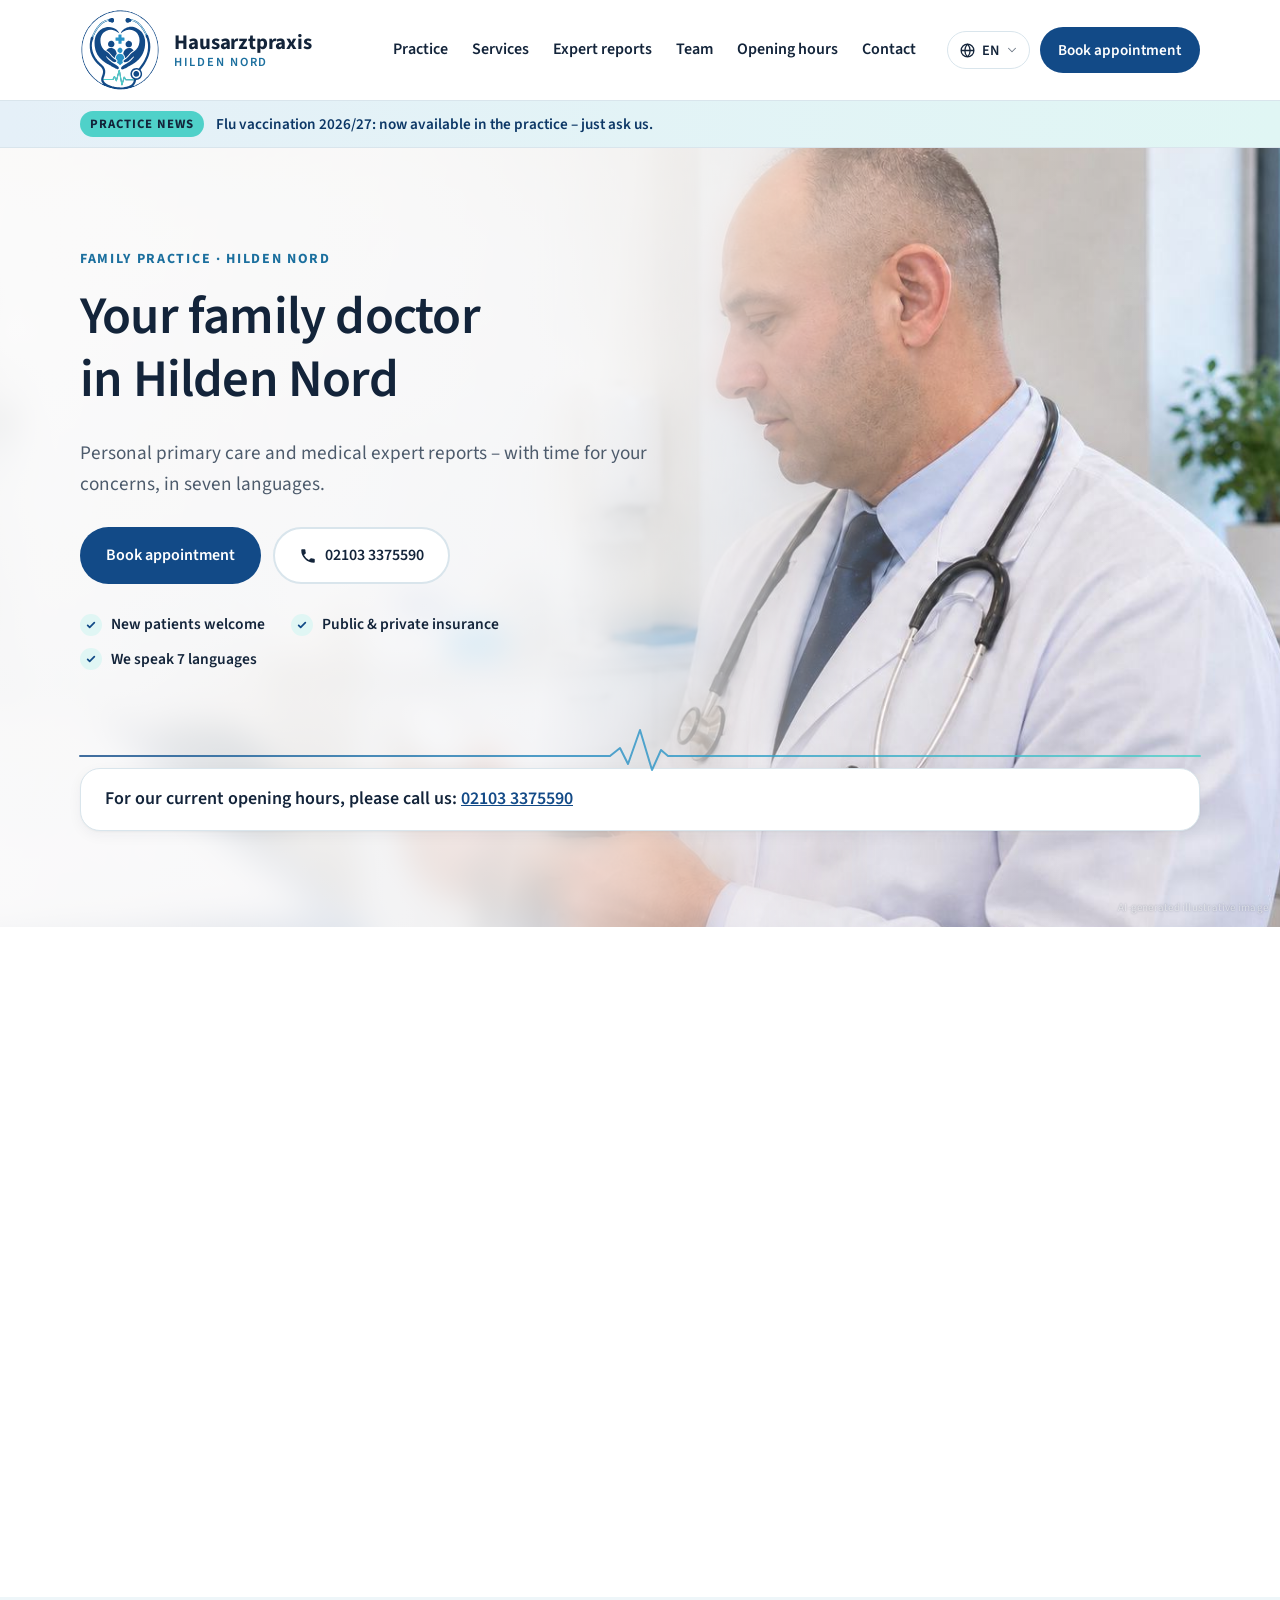
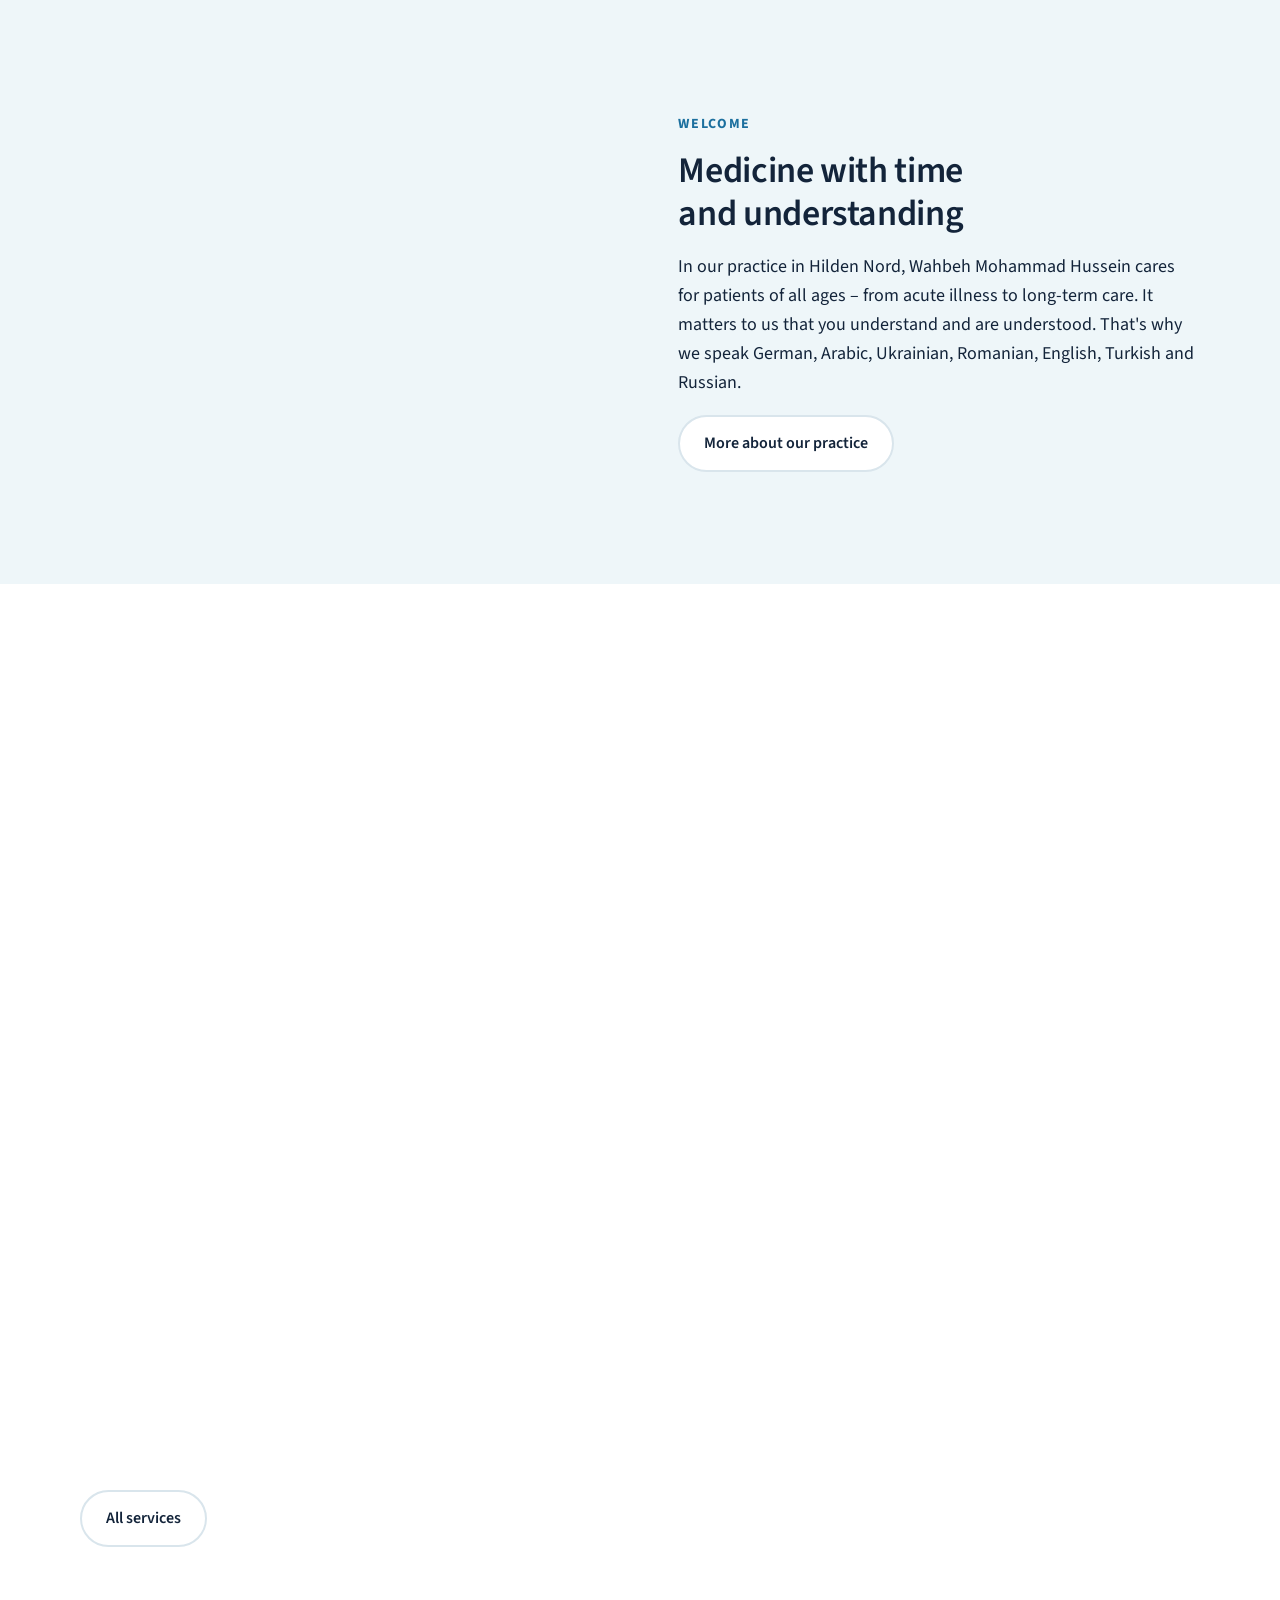
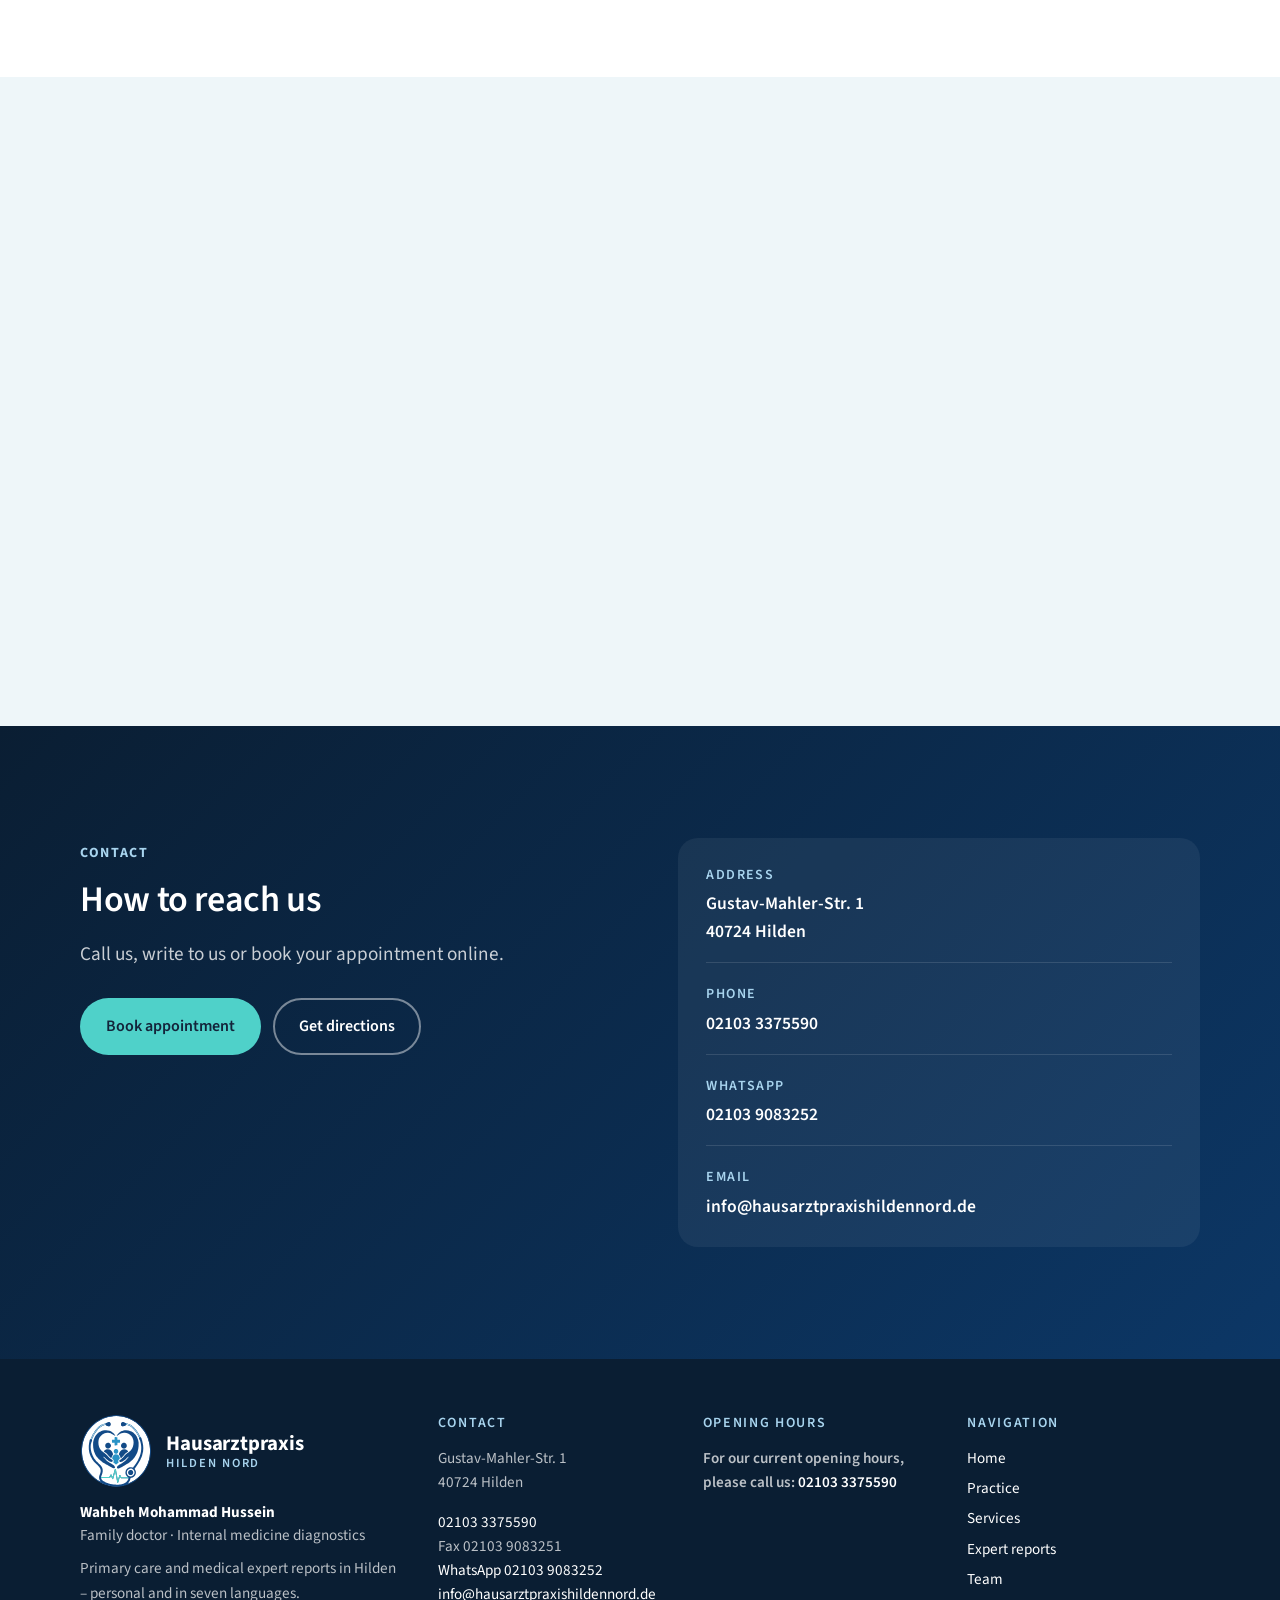
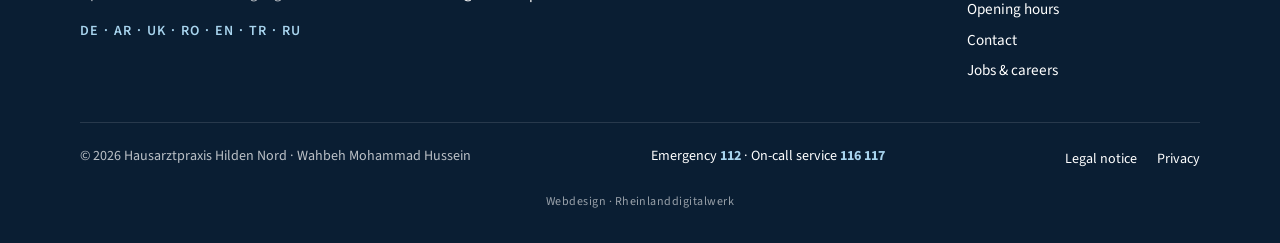
<file: index.html>
<!doctype html>
<html lang="de" dir="ltr">
<head>
  <meta charset="utf-8">
  <meta http-equiv="Content-Security-Policy" content="default-src 'self'; script-src 'self'; style-src 'self'; img-src 'self' data:; font-src 'self'; connect-src 'self'; frame-src 'none'; object-src 'none'; base-uri 'self'; form-action 'none'; upgrade-insecure-requests">
  <meta name="referrer" content="strict-origin-when-cross-origin">
  <meta name="viewport" content="width=device-width, initial-scale=1">
  <title>Hausarztpraxis Hilden Nord – Ihr Hausarzt in Hilden</title>
  <meta name="description" data-i18n-attr="content:meta.description" content="Hausarztpraxis in Hilden Nord: hausärztliche Versorgung, Vorsorge, Impfungen und ärztliche Gutachten. Wir sprechen Deutsch, Arabisch, Ukrainisch, Rumänisch, Englisch, Türkisch und Russisch.">
  <meta name="theme-color" content="#124A87">
  <link rel="canonical" href="https://www.hausarztpraxishildennord.de/">
  <meta property="og:type" content="website">
  <meta property="og:site_name" content="Hausarztpraxis Hilden Nord">
  <meta property="og:locale" content="de_DE">
  <meta property="og:title" content="Hausarztpraxis Hilden Nord – Ihr Hausarzt in Hilden">
  <meta property="og:description" content="Hausarztpraxis in Hilden Nord: hausärztliche Versorgung, Vorsorge, Impfungen und ärztliche Gutachten. Wir sprechen Deutsch, Arabisch, Ukrainisch, Rumänisch, Englisch, Türkisch und Russisch.">
  <meta property="og:url" content="https://www.hausarztpraxishildennord.de/">
  <meta property="og:image" content="https://www.hausarztpraxishildennord.de/assets/og-image.jpg">
  <meta property="og:image:width" content="1200">
  <meta property="og:image:height" content="630">
  <meta name="twitter:card" content="summary_large_image">
  <script type="application/ld+json">{"@context": "https://schema.org", "@graph": [{"@type": "WebSite", "@id": "https://www.hausarztpraxishildennord.de/#website", "name": "Hausarztpraxis Hilden Nord", "alternateName": ["Hausarzt Hilden Nord", "Hausarztpraxis Hilden", "Praxis Wahbeh Mohammad Hussein"], "url": "https://www.hausarztpraxishildennord.de/", "inLanguage": ["de", "ar", "uk", "ro", "en", "tr", "ru"], "publisher": {"@id": "https://www.hausarztpraxishildennord.de/#praxis"}}, {"@type": "MedicalClinic", "@id": "https://www.hausarztpraxishildennord.de/#praxis", "name": "Hausarztpraxis Hilden Nord", "url": "https://www.hausarztpraxishildennord.de/", "logo": "https://www.hausarztpraxishildennord.de/assets/logo-praxis-512.png", "image": "https://www.hausarztpraxishildennord.de/assets/og-image.jpg", "description": "Hausarztpraxis in Hilden Nord: hausärztliche Versorgung, Vorsorge, Impfungen und ärztliche Gutachten. Wir sprechen Deutsch, Arabisch, Ukrainisch, Rumänisch, Englisch, Türkisch und Russisch.", "telephone": "+49 2103 3375590", "faxNumber": "+49 2103 9083251", "email": "info@hausarztpraxishildennord.de", "address": {"@type": "PostalAddress", "streetAddress": "Gustav-Mahler-Str. 1", "postalCode": "40724", "addressLocality": "Hilden", "addressRegion": "Nordrhein-Westfalen", "addressCountry": "DE"}, "medicalSpecialty": "PrimaryCare", "isAcceptingNewPatients": true, "availableLanguage": ["German", "Arabic", "Ukrainian", "Romanian", "English", "Turkish", "Russian"], "areaServed": "Hilden", "employee": {"@type": "Person", "name": "Wahbeh Mohammad Hussein", "jobTitle": "Hausarzt · Internistische Diagnostik"}, "potentialAction": {"@type": "ReserveAction", "name": "Termin buchen", "target": "https://webtermin.medatixx.de/#/ca07910a-aa8e-49fa-b08e-8aeaf78b351e/search"}}]}</script>
  <link rel="icon" href="/favicon.ico" sizes="48x48">
  <link rel="icon" href="/favicon.svg" type="image/svg+xml">
  <link rel="icon" href="assets/favicon-96.png" type="image/png" sizes="96x96">
  <link rel="icon" href="assets/favicon-192.png" type="image/png" sizes="192x192">
  <link rel="apple-touch-icon" href="assets/apple-touch-icon.png">
  <link rel="preload" href="assets/fonts/source-sans-3-latin-400-normal.woff2" as="font" type="font/woff2" crossorigin>
  <link rel="preload" href="assets/fonts/source-sans-3-latin-700-normal.woff2" as="font" type="font/woff2" crossorigin>
  <link rel="stylesheet" href="css/styles.css">
  <script src="js/config.js"></script>
  <script src="js/lang/de.js"></script>
</head>
<body data-page="home" data-title="page.home">
  <div id="site-header"></div>
  <script src="js/app.js"></script>

  <main id="main">
    <section class="hero">
      <!-- Hintergrund: Foto aus assets/photos/hero-arzt.jpg, weichgezeichnet (fehlt es, bleibt der helle Verlauf) -->
      <div class="hero-bg" aria-hidden="true"></div>
      <div class="container hero-grid">
        <div class="hero-copy">
          <p class="eyebrow" data-i18n="home.eyebrow">Hausarztpraxis · Hilden Nord</p>
          <h1 data-i18n="hero.title">Ihre Hausarztpraxis in Hilden Nord</h1>
          <p class="lead" data-i18n="hero.lead">Persönliche hausärztliche Versorgung und ärztliche Gutachten – mit Zeit für Ihre Anliegen und in sieben Sprachen.</p>
          <div class="hero-cta">
            <a class="btn btn-primary js-book" href="kontakt.html" data-i18n="cta.book">Termin buchen</a>
            <a class="btn btn-ghost js-phone-link" href="tel:">
              <svg aria-hidden="true" viewBox="0 0 24 24" width="18" height="18"><path fill="currentColor" d="M6.6 10.8a15.1 15.1 0 0 0 6.6 6.6l2.2-2.2c.3-.3.7-.4 1-.2 1.1.4 2.3.6 3.6.6.6 0 1 .4 1 1V20c0 .6-.4 1-1 1A17 17 0 0 1 3 4c0-.6.4-1 1-1h3.5c.6 0 1 .4 1 1 0 1.3.2 2.5.6 3.6.1.3 0 .7-.2 1l-2.3 2.2Z"/></svg>
              <span class="js-phone">–</span>
            </a>
          </div>
          <ul class="badges">
            <li><span class="dot"></span><span data-i18n="hero.badge1">Neue Patientinnen und Patienten willkommen</span></li>
            <li><span class="dot"></span><span data-i18n="hero.badge2">Gesetzlich &amp; privat versichert</span></li>
            <li><span class="dot"></span><span data-i18n="hero.badge3">Wir sprechen 7 Sprachen</span></li>
          </ul>
        </div>

      </div>
      <div class="container">
        <!-- EKG-Linie: zeichnet sich beim Laden einmal von links nach rechts -->
        <svg class="hero-ecg js-ecg" aria-hidden="true" height="48"><defs><linearGradient id="ecg-grad-hero" gradientUnits="userSpaceOnUse" x1="0" y1="0" x2="1000" y2="0"><stop offset="0" class="ecg-stop-1"/><stop offset=".5" class="ecg-stop-2"/><stop offset="1" class="ecg-stop-3"/></linearGradient></defs><path pathLength="1"/></svg>
        <div class="today-strip" role="group" aria-labelledby="today-title">
          <span class="status js-status"></span>
          <p class="today-main"><strong id="today-title" class="js-today-title">Heute</strong> <span class="js-today-hours" dir="ltr">–</span></p>
          <p class="status-detail js-status-detail"></p>
          <p class="today-acute js-acute-section js-acute-row"><span data-i18n="home.acuteToday">Akutsprechstunde heute</span> <b class="js-acute-today" dir="ltr">–</b></p>
          <a class="link-arrow" href="sprechzeiten.html" data-i18n="info.allHours">Alle Sprechzeiten</a>
        </div>
      </div>
    </section>

    <section class="section" id="anliegen">
      <div class="container">
        <header class="section-head">
          <p class="eyebrow" data-i18n="guide.eyebrow">Ihr Anliegen</p>
          <h2 data-i18n="guide.title">Wie können wir Ihnen helfen?</h2>
          <p class="lead" data-i18n="guide.lead">Wählen Sie Ihr Anliegen – wir zeigen Ihnen den schnellsten Weg.</p>
        </header>
        <div class="routes">
          <a class="route" href="sprechzeiten.html#akut"><span class="icon" aria-hidden="true"><svg viewBox="0 0 24 24"><circle cx="12" cy="12" r="9"/><path d="M12 7v5l3 2"/></svg></span><h3 data-i18n="guide.acute.t">Akut krank</h3><p data-i18n="guide.acute.d">Ohne Termin in die Akutsprechstunde kommen – oder vorher kurz anrufen.</p><span class="link-arrow" data-i18n="guide.acute.l">Zeiten ansehen</span></a>
          <a class="route js-book" href="kontakt.html"><span class="icon" aria-hidden="true"><svg viewBox="0 0 24 24"><rect x="3" y="5" width="18" height="16" rx="2"/><path d="M16 3v4M8 3v4M3 10h18"/></svg></span><h3 data-i18n="guide.book.t">Termin vereinbaren</h3><p data-i18n="guide.book.d">Für Vorsorge, Kontrolle oder Beratung – online oder telefonisch.</p><span class="link-arrow" data-i18n="guide.book.l">Termin buchen</span></a>
          <a class="route" href="kontakt.html#rezepte"><span class="icon" aria-hidden="true"><svg viewBox="0 0 24 24"><path d="m10.5 20.5 10-10a4.95 4.95 0 1 0-7-7l-10 10a4.95 4.95 0 1 0 7 7ZM8.5 8.5l7 7"/></svg></span><h3 data-i18n="guide.rx.t">Rezept &amp; Überweisung</h3><p data-i18n="guide.rx.d">Folgerezepte und Überweisungen bequem telefonisch oder per E-Mail bestellen.</p><span class="link-arrow" data-i18n="guide.rx.l">So geht's</span></a>
          <a class="route" href="gutachten.html"><span class="icon" aria-hidden="true"><svg viewBox="0 0 24 24"><path d="M14 2H6a2 2 0 0 0-2 2v16a2 2 0 0 0 2 2h12a2 2 0 0 0 2-2V8z"/><path d="M14 2v6h6M8 13h8M8 17h5"/></svg></span><h3 data-i18n="guide.expert.t">Gutachten &amp; Atteste</h3><p data-i18n="guide.expert.d">Ärztliche Gutachten, Befundberichte und Bescheinigungen anfragen.</p><span class="link-arrow" data-i18n="guide.expert.l">Mehr erfahren</span></a>
          <a class="route route-emergency" href="tel:112"><span class="icon" aria-hidden="true"><svg viewBox="0 0 24 24"><path d="M12 3 2 20h20L12 3Z"/><path d="M12 10v4M12 17h.01"/></svg></span><h3 data-i18n="guide.emergency.t">Notfall</h3><p data-i18n="guide.emergency.d">Bei Lebensgefahr sofort 112. Nachts und am Wochenende: Bereitschaftsdienst 116 117.</p><span class="link-arrow" data-i18n="guide.emergency.l">112 anrufen</span></a>
        </div>
      </div>
    </section>

    <section class="section section-tint">
      <div class="container split">
        <div class="photo photo-wide" data-photo="praxis-team" role="img" data-i18n-attr="aria-label:welcome.title"></div>
        <div>
          <p class="eyebrow" data-i18n="welcome.eyebrow">Willkommen</p>
          <h2 data-i18n="welcome.title">Medizin mit Zeit und Verständnis</h2>
          <p data-i18n="welcome.text">In unserer Praxis in Hilden Nord betreut Wahbeh Mohammad Hussein Patientinnen und Patienten jeden Alters – von der akuten Erkrankung bis zur langfristigen Begleitung. Uns ist wichtig, dass Sie verstehen und verstanden werden. Deshalb sprechen wir Deutsch, Arabisch, Ukrainisch, Rumänisch, Englisch, Türkisch und Russisch.</p>
          <a class="btn btn-ghost" href="praxis.html" data-i18n="welcome.link">Mehr über unsere Praxis</a>
        </div>
      </div>
    </section>

    <section class="section" id="leistungen">
      <div class="container">
        <header class="section-head">
          <p class="eyebrow" data-i18n="services.eyebrow">Leistungen</p>
          <h2 data-i18n="services.title">Was wir für Sie tun</h2>
          <p class="lead" data-i18n="services.lead">Von der akuten Erkältung bis zur langfristigen Begleitung – wir sind Ihre erste Anlaufstelle für alle gesundheitlichen Fragen.</p>
        </header>
        <div class="cards">
          <a class="card" href="leistungen.html#allgemein"><span class="icon" aria-hidden="true"><svg viewBox="0 0 24 24"><path d="M4.8 2.3A.3.3 0 1 0 5 2H4a2 2 0 0 0-2 2v5a6 6 0 0 0 6 6 6 6 0 0 0 6-6V4a2 2 0 0 0-2-2h-1a.2.2 0 1 0 .3.3"/><path d="M8 15v1a6 6 0 0 0 6 6 6 6 0 0 0 6-6v-4"/><circle cx="20" cy="10" r="2"/></svg></span><h3 data-i18n="s1.t">Hausärztliche Versorgung</h3><p data-i18n="s1.d">Erste Anlaufstelle bei akuten Beschwerden, Infekten und allen gesundheitlichen Fragen.</p></a>
          <a class="card" href="leistungen.html#vorsorge"><span class="icon" aria-hidden="true"><svg viewBox="0 0 24 24"><path d="M12 22s8-4 8-10V5l-8-3-8 3v7c0 6 8 10 8 10"/><path d="m9 12 2 2 4-4"/></svg></span><h3 data-i18n="s2.t">Vorsorge &amp; Check-up</h3><p data-i18n="s2.d">Gesundheits-Check-up ab 18 und ab 35 sowie individuelle Beratung zur Vorsorge.</p></a>
          <a class="card" href="leistungen.html#impfungen"><span class="icon" aria-hidden="true"><svg viewBox="0 0 24 24"><path d="m18 2 4 4M17 7l3-3M19 9 8.7 19.3a2.4 2.4 0 0 1-3.4 0l-.6-.6a2.4 2.4 0 0 1 0-3.4L15 5M9 11l4 4M5 19l-3 3M14 4l6 6"/></svg></span><h3 data-i18n="s3.t">Impfungen</h3><p data-i18n="s3.d">Grippe-, COVID-19-, Tetanus- und weitere Impfungen nach STIKO-Empfehlung.</p></a>
          <a class="card" href="leistungen.html#labor"><span class="icon" aria-hidden="true"><svg viewBox="0 0 24 24"><path d="M9 2v6l-5 9a3 3 0 0 0 2.6 5h10.8A3 3 0 0 0 20 17l-5-9V2M8 2h8M7 15h10"/></svg></span><h3 data-i18n="s4.t">Labor &amp; Blutentnahme</h3><p data-i18n="s4.d">Blut- und Urinuntersuchungen direkt in der Praxis – mit verständlicher Befundbesprechung.</p></a>
          <a class="card" href="leistungen.html#chronisch"><span class="icon" aria-hidden="true"><svg viewBox="0 0 24 24"><path d="M22 12h-4l-3 9L9 3l-3 9H2"/></svg></span><h3 data-i18n="s5.t">Chronische Erkrankungen</h3><p data-i18n="s5.d">Langfristige Betreuung bei Diabetes, Bluthochdruck, Asthma/COPD und Herzerkrankungen.</p></a>
          <a class="card card-highlight" href="gutachten.html"><span class="icon" aria-hidden="true"><svg viewBox="0 0 24 24"><path d="M14 2H6a2 2 0 0 0-2 2v16a2 2 0 0 0 2 2h12a2 2 0 0 0 2-2V8z"/><path d="M14 2v6h6M8 13h8M8 17h5"/></svg></span><h3 data-i18n="s6.t">Gutachten &amp; Atteste</h3><p data-i18n="s6.d">Ärztliche Gutachten, Bescheinigungen und Atteste für Behörden, Versicherungen und Arbeitgeber.</p><span class="more" data-i18n="guide.expert.l">Mehr erfahren</span></a>
          <a class="card" href="leistungen.html#krankschreibung"><span class="icon" aria-hidden="true"><svg viewBox="0 0 24 24"><rect x="4" y="3" width="16" height="18" rx="2"/><path d="M9 3v2h6V3M9 12h6M12 9v6"/></svg></span><h3 data-i18n="s7.t">Krankschreibung &amp; Rezepte</h3><p data-i18n="s7.d">Arbeitsunfähigkeitsbescheinigungen, Folgerezepte und Überweisungen zu Fachärzten.</p></a>
          <a class="card" href="leistungen.html#hausbesuche"><span class="icon" aria-hidden="true"><svg viewBox="0 0 24 24"><path d="M3 10.5 12 3l9 7.5M5 9v11a1 1 0 0 0 1 1h12a1 1 0 0 0 1-1V9"/><path d="M12 11v6M9 14h6"/></svg></span><h3 data-i18n="s8.t">Hausbesuche</h3><p data-i18n="s8.d">Für Patientinnen und Patienten, die die Praxis nicht selbst aufsuchen können – nach Absprache.</p></a>
        </div>
        <p class="u-mt-28"><a class="btn btn-ghost" href="leistungen.html" data-i18n="cta.allServices">Alle Leistungen</a></p>
      </div>
    </section>

    <section class="section section-tint">
      <div class="container">
        <header class="section-head">
          <p class="eyebrow" data-i18n="langs.eyebrow">Sprachen</p>
          <h2 data-i18n="langs.title">Wir sprechen Ihre Sprache</h2>
          <p class="lead" data-i18n="langs.lead">Gute Medizin beginnt mit Verständigung. Bei uns schildern Sie Ihr Anliegen in sieben Sprachen – ohne Dolmetscher.</p>
        </header>
        <div class="greetings">
          <div class="greeting" lang="de"><b>Willkommen</b><span data-i18n="lang.de">Deutsch</span></div>
          <div class="greeting" lang="ar" dir="rtl"><b>أهلاً وسهلاً</b><span data-i18n="lang.ar">Arabisch</span></div>
          <div class="greeting" lang="uk"><b>Ласкаво просимо</b><span data-i18n="lang.uk">Ukrainisch</span></div>
          <div class="greeting" lang="ro"><b>Bine ați venit</b><span data-i18n="lang.ro">Rumänisch</span></div>
          <div class="greeting" lang="en"><b>Welcome</b><span data-i18n="lang.en">Englisch</span></div>
          <div class="greeting" lang="tr"><b>Hoş geldiniz</b><span data-i18n="lang.tr">Türkisch</span></div>
          <div class="greeting" lang="ru"><b>Добро пожаловать</b><span data-i18n="lang.ru">Russisch</span></div>
        </div>
      </div>
    </section>

    <section class="section section-dark">
      <div class="container split">
        <div>
          <p class="eyebrow" data-i18n="contact.eyebrow">Kontakt</p>
          <h2 data-i18n="contact.title">So erreichen Sie uns</h2>
          <p class="lead" data-i18n="contact.lead">Rufen Sie uns an, schreiben Sie uns oder buchen Sie Ihren Termin direkt online.</p>
          <div class="hero-cta">
            <a class="btn btn-accent js-book" href="kontakt.html" data-i18n="cta.book">Termin buchen</a>
            <a class="btn btn-outline-light js-route" href="#" target="_blank" rel="noopener" data-i18n="contact.route">Route planen</a>
          </div>
        </div>
        <dl class="contact-list">
          <div><dt><span data-i18n="info.address">Adresse</span></dt><dd class="js-address">–</dd></div>
          <div><dt><span data-i18n="info.phone">Telefon</span></dt><dd><a class="js-phone-link" href="tel:"><span class="js-phone">–</span></a></dd></div>
          <div class="js-whatsapp-row"><dt><span data-i18n="info.whatsapp">WhatsApp</span></dt><dd><a class="js-whatsapp-link" href="#" target="_blank" rel="noopener"><span class="js-whatsapp">–</span></a></dd></div>
          <div><dt><span data-i18n="info.email">E-Mail</span></dt><dd><a class="js-mail-link" href="mailto:"><span class="js-email">–</span></a></dd></div>
        </dl>
      </div>
    </section>
  </main>

  <div id="site-footer"></div>
</body>
</html>
</file>
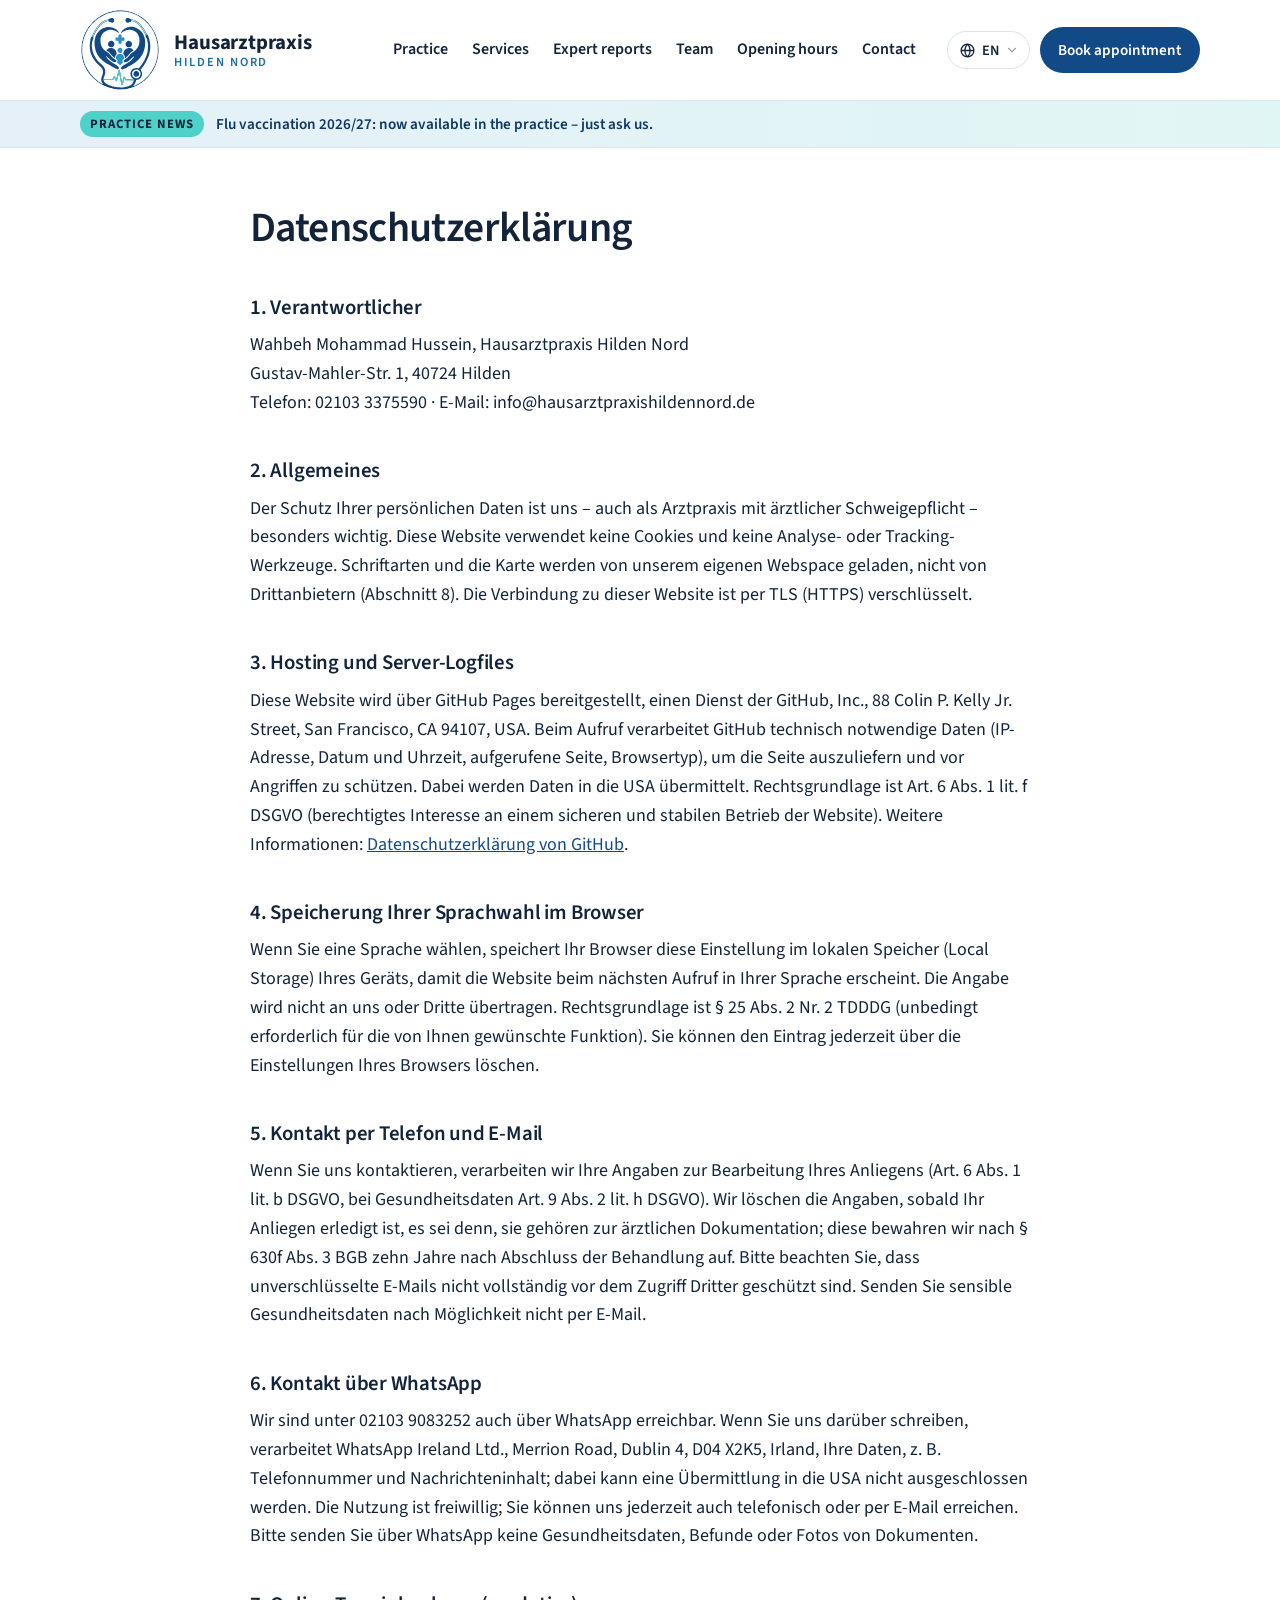
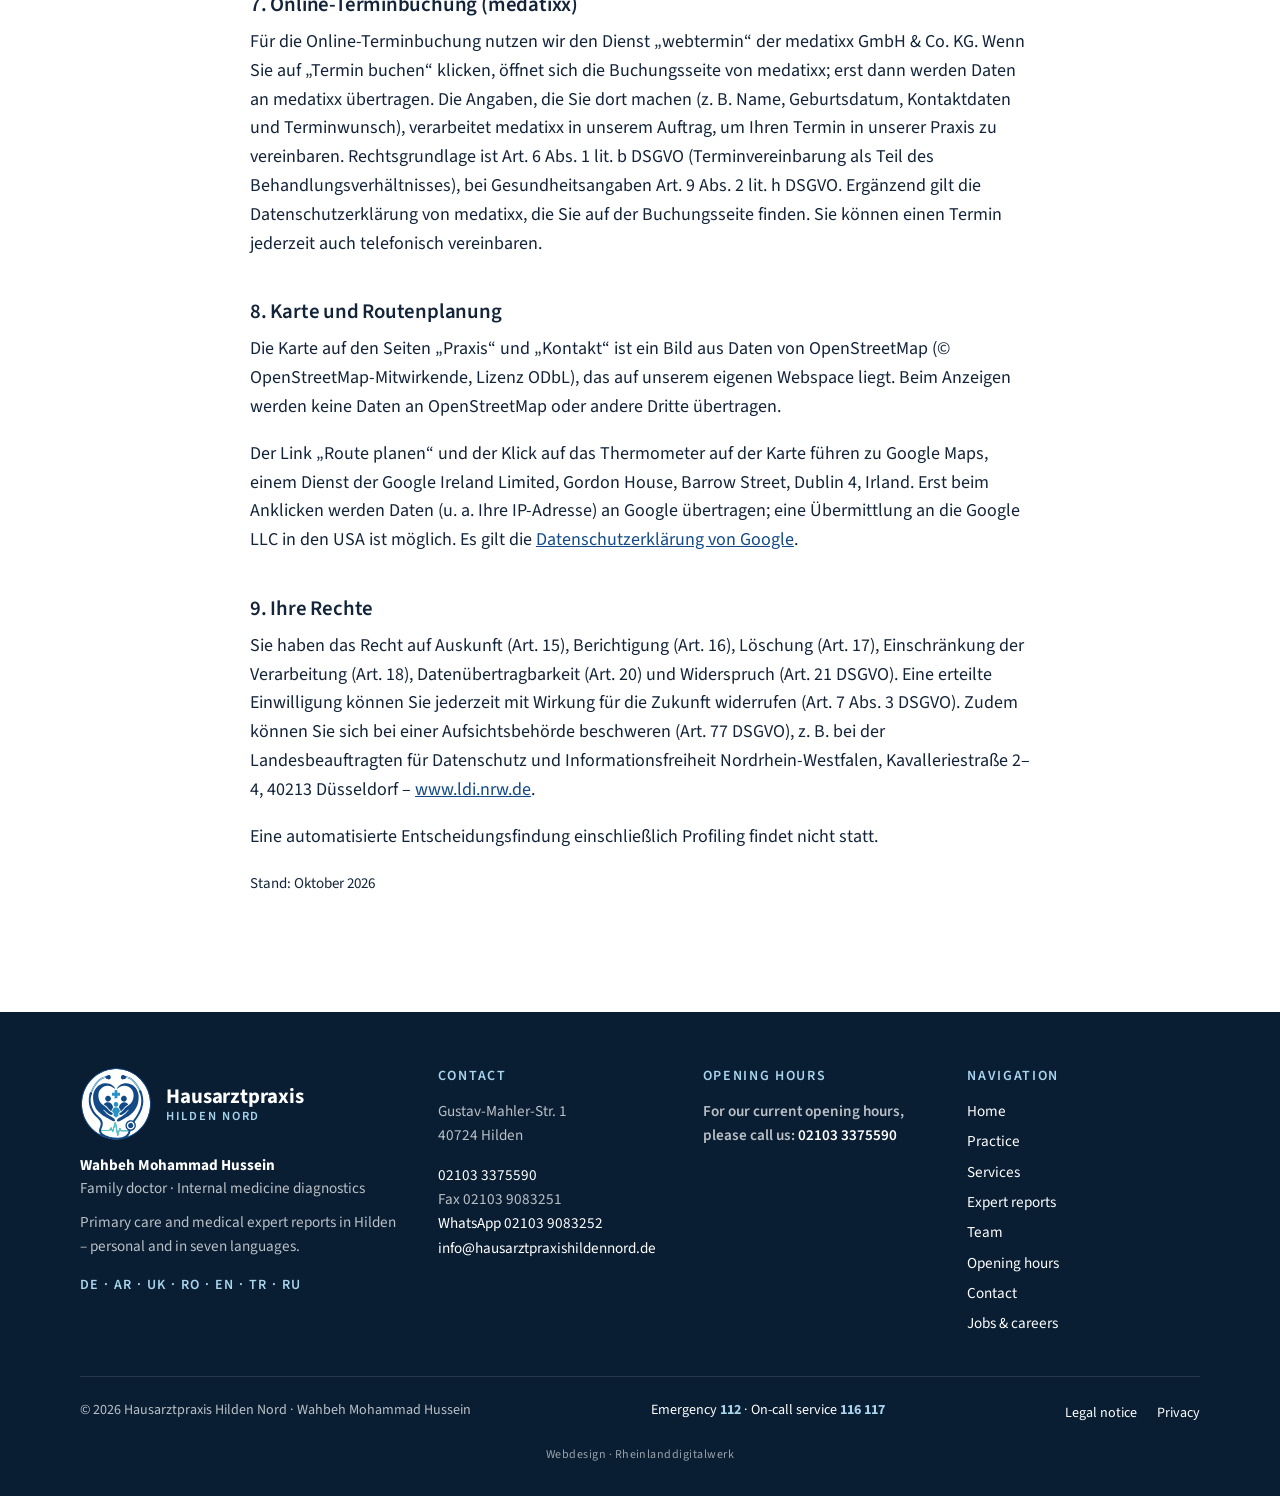
<file: datenschutz.html>
<!doctype html>
<html lang="de" dir="ltr">
<head>
  <meta charset="utf-8">
  <meta http-equiv="Content-Security-Policy" content="default-src 'self'; script-src 'self'; style-src 'self'; img-src 'self' data:; font-src 'self'; connect-src 'self'; frame-src 'none'; object-src 'none'; base-uri 'self'; form-action 'none'; upgrade-insecure-requests">
  <meta name="referrer" content="strict-origin-when-cross-origin">
  <meta name="viewport" content="width=device-width, initial-scale=1">
  <title>Datenschutz – Hausarztpraxis Hilden Nord</title>
  <meta name="description" data-i18n-attr="content:meta.description" content="Hausarztpraxis in Hilden Nord: hausärztliche Versorgung, Vorsorge, Impfungen und ärztliche Gutachten. Wir sprechen Deutsch, Arabisch, Ukrainisch, Rumänisch, Englisch, Türkisch und Russisch.">
  <meta name="theme-color" content="#124A87">
  <meta name="robots" content="noindex">
  <link rel="canonical" href="https://www.hausarztpraxishildennord.de/datenschutz.html">
  <meta property="og:type" content="website">
  <meta property="og:site_name" content="Hausarztpraxis Hilden Nord">
  <meta property="og:locale" content="de_DE">
  <meta property="og:title" content="Datenschutz – Hausarztpraxis Hilden Nord">
  <meta property="og:description" content="Hausarztpraxis in Hilden Nord: hausärztliche Versorgung, Vorsorge, Impfungen und ärztliche Gutachten. Wir sprechen Deutsch, Arabisch, Ukrainisch, Rumänisch, Englisch, Türkisch und Russisch.">
  <meta property="og:url" content="https://www.hausarztpraxishildennord.de/datenschutz.html">
  <meta property="og:image" content="https://www.hausarztpraxishildennord.de/assets/og-image.jpg">
  <meta property="og:image:width" content="1200">
  <meta property="og:image:height" content="630">
  <meta name="twitter:card" content="summary_large_image">
  <link rel="icon" href="/favicon.ico" sizes="48x48">
  <link rel="icon" href="/favicon.svg" type="image/svg+xml">
  <link rel="icon" href="assets/favicon-96.png" type="image/png" sizes="96x96">
  <link rel="icon" href="assets/favicon-192.png" type="image/png" sizes="192x192">
  <link rel="apple-touch-icon" href="assets/apple-touch-icon.png">
  <link rel="preload" href="assets/fonts/source-sans-3-latin-400-normal.woff2" as="font" type="font/woff2" crossorigin>
  <link rel="preload" href="assets/fonts/source-sans-3-latin-700-normal.woff2" as="font" type="font/woff2" crossorigin>
  <link rel="stylesheet" href="css/styles.css">
  <script src="js/config.js"></script>
  <script src="js/lang/de.js"></script>
</head>
<body data-page="datenschutz">
  <div id="site-header"></div>
  <script src="js/app.js"></script>

  <main id="main">
    <section class="legal">
      <div class="container narrow">
      <h1>Datenschutzerklärung</h1>
      <!-- TODO Praxis: Diese Erklärung vor dem Dauerbetrieb von einer Fachperson für Datenschutzrecht prüfen lassen,
           insbesondere Hosting über GitHub Pages (USA), Google Maps und WhatsApp. -->

      <h2>1. Verantwortlicher</h2>
      <p>
        Wahbeh Mohammad Hussein, Hausarztpraxis Hilden Nord<br>
        Gustav-Mahler-Str. 1, 40724 Hilden<br>
        Telefon: 02103 3375590 · E-Mail: info@hausarztpraxishildennord.de
      </p>

      <h2>2. Allgemeines</h2>
      <p>
        Der Schutz Ihrer persönlichen Daten ist uns – auch als Arztpraxis mit ärztlicher Schweigepflicht – besonders wichtig.
        Diese Website verwendet keine Cookies und keine Analyse- oder Tracking-Werkzeuge. Schriftarten und die Karte werden von unserem
        eigenen Webspace geladen, nicht von Drittanbietern (Abschnitt 8). Die Verbindung zu dieser Website ist per TLS (HTTPS) verschlüsselt.
      </p>

      <h2>3. Hosting und Server-Logfiles</h2>
      <p>
        Diese Website wird über GitHub Pages bereitgestellt, einen Dienst der GitHub, Inc., 88 Colin P. Kelly Jr. Street,
        San Francisco, CA 94107, USA. Beim Aufruf verarbeitet GitHub technisch notwendige Daten (IP-Adresse, Datum und
        Uhrzeit, aufgerufene Seite, Browsertyp), um die Seite auszuliefern und vor Angriffen zu schützen. Dabei werden
        Daten in die USA übermittelt. Rechtsgrundlage ist Art. 6 Abs. 1 lit. f DSGVO (berechtigtes Interesse an einem
        sicheren und stabilen Betrieb der Website). Weitere Informationen:
        <a href="https://docs.github.com/de/site-policy/privacy-policies/github-general-privacy-statement" rel="noopener">Datenschutzerklärung von GitHub</a>.
      </p>

      <h2>4. Speicherung Ihrer Sprachwahl im Browser</h2>
      <p>
        Wenn Sie eine Sprache wählen, speichert Ihr Browser diese Einstellung im lokalen Speicher (Local Storage) Ihres
        Geräts, damit die Website beim nächsten Aufruf in Ihrer Sprache erscheint. Die Angabe wird nicht an uns oder
        Dritte übertragen. Rechtsgrundlage ist § 25 Abs. 2 Nr. 2 TDDDG (unbedingt erforderlich für die von Ihnen
        gewünschte Funktion). Sie können den Eintrag jederzeit über die Einstellungen Ihres Browsers löschen.
      </p>

      <h2>5. Kontakt per Telefon und E-Mail</h2>
      <p>
        Wenn Sie uns kontaktieren, verarbeiten wir Ihre Angaben zur Bearbeitung Ihres Anliegens (Art. 6 Abs. 1 lit. b DSGVO,
        bei Gesundheitsdaten Art. 9 Abs. 2 lit. h DSGVO). Wir löschen die Angaben, sobald Ihr Anliegen erledigt ist, es sei
        denn, sie gehören zur ärztlichen Dokumentation; diese bewahren wir nach § 630f Abs. 3 BGB zehn Jahre nach Abschluss
        der Behandlung auf. Bitte beachten Sie, dass unverschlüsselte E-Mails nicht vollständig vor dem Zugriff Dritter
        geschützt sind. Senden Sie sensible Gesundheitsdaten nach Möglichkeit nicht per E-Mail.
      </p>

      <h2>6. Kontakt über WhatsApp</h2>
      <p>
        Wir sind unter 02103 9083252 auch über WhatsApp erreichbar. Wenn Sie uns darüber schreiben, verarbeitet
        WhatsApp Ireland Ltd., Merrion Road, Dublin 4, D04 X2K5, Irland, Ihre Daten, z. B. Telefonnummer und
        Nachrichteninhalt; dabei kann eine Übermittlung in die USA nicht ausgeschlossen werden. Die Nutzung ist freiwillig;
        Sie können uns jederzeit auch telefonisch oder per E-Mail erreichen. Bitte senden Sie über WhatsApp keine
        Gesundheitsdaten, Befunde oder Fotos von Dokumenten.
      </p>
      <h2 id="termin">7. Online-Terminbuchung (medatixx)</h2>
      <p>
        Für die Online-Terminbuchung nutzen wir den Dienst „webtermin“ der medatixx GmbH &amp; Co. KG. Wenn Sie auf
        „Termin buchen“ klicken, öffnet sich die Buchungsseite von medatixx; erst dann werden Daten an medatixx übertragen.
        Die Angaben, die Sie dort machen (z. B. Name, Geburtsdatum, Kontaktdaten und Terminwunsch), verarbeitet medatixx
        in unserem Auftrag, um Ihren Termin in unserer Praxis zu vereinbaren. Rechtsgrundlage ist Art. 6 Abs. 1 lit. b DSGVO
        (Terminvereinbarung als Teil des Behandlungsverhältnisses), bei Gesundheitsangaben Art. 9 Abs. 2 lit. h DSGVO.
        Ergänzend gilt die Datenschutzerklärung von medatixx, die Sie auf der Buchungsseite finden. Sie können einen Termin
        jederzeit auch telefonisch vereinbaren.
      </p>
      <!-- TODO Praxis: Auftragsverarbeitungsvertrag (AVV) mit medatixx bestätigen und ggf. Anschrift von medatixx ergänzen. -->

      <h2 id="karte">8. Karte und Routenplanung</h2>
      <p>
        Die Karte auf den Seiten „Praxis“ und „Kontakt“ ist ein Bild aus Daten von OpenStreetMap
        (© OpenStreetMap-Mitwirkende, Lizenz ODbL), das auf unserem eigenen Webspace liegt. Beim Anzeigen werden keine
        Daten an OpenStreetMap oder andere Dritte übertragen.
      </p>
      <p>
        Der Link „Route planen“ und der Klick auf das Thermometer auf der Karte führen zu Google Maps, einem Dienst der
        Google Ireland Limited, Gordon House, Barrow Street, Dublin 4, Irland. Erst beim Anklicken werden Daten
        (u. a. Ihre IP-Adresse) an Google übertragen; eine Übermittlung an die Google LLC in den USA ist möglich. Es gilt die
        <a href="https://policies.google.com/privacy?hl=de" rel="noopener">Datenschutzerklärung von Google</a>.
      </p>

      <h2>9. Ihre Rechte</h2>
      <p>
        Sie haben das Recht auf Auskunft (Art. 15), Berichtigung (Art. 16), Löschung (Art. 17), Einschränkung der Verarbeitung
        (Art. 18), Datenübertragbarkeit (Art. 20) und Widerspruch (Art. 21 DSGVO). Eine erteilte Einwilligung können Sie
        jederzeit mit Wirkung für die Zukunft widerrufen (Art. 7 Abs. 3 DSGVO). Zudem können Sie sich bei einer
        Aufsichtsbehörde beschweren (Art. 77 DSGVO), z. B. bei der Landesbeauftragten für Datenschutz und
        Informationsfreiheit Nordrhein-Westfalen, Kavalleriestraße 2–4, 40213 Düsseldorf –
        <a href="https://www.ldi.nrw.de" rel="noopener">www.ldi.nrw.de</a>.
      </p>
      <p>
        Eine automatisierte Entscheidungsfindung einschließlich Profiling findet nicht statt.
      </p>

      <p><small>Stand: Oktober 2026</small></p>

      </div>
    </section>
  </main>

  <div id="site-footer"></div>
</body>
</html>
</file>
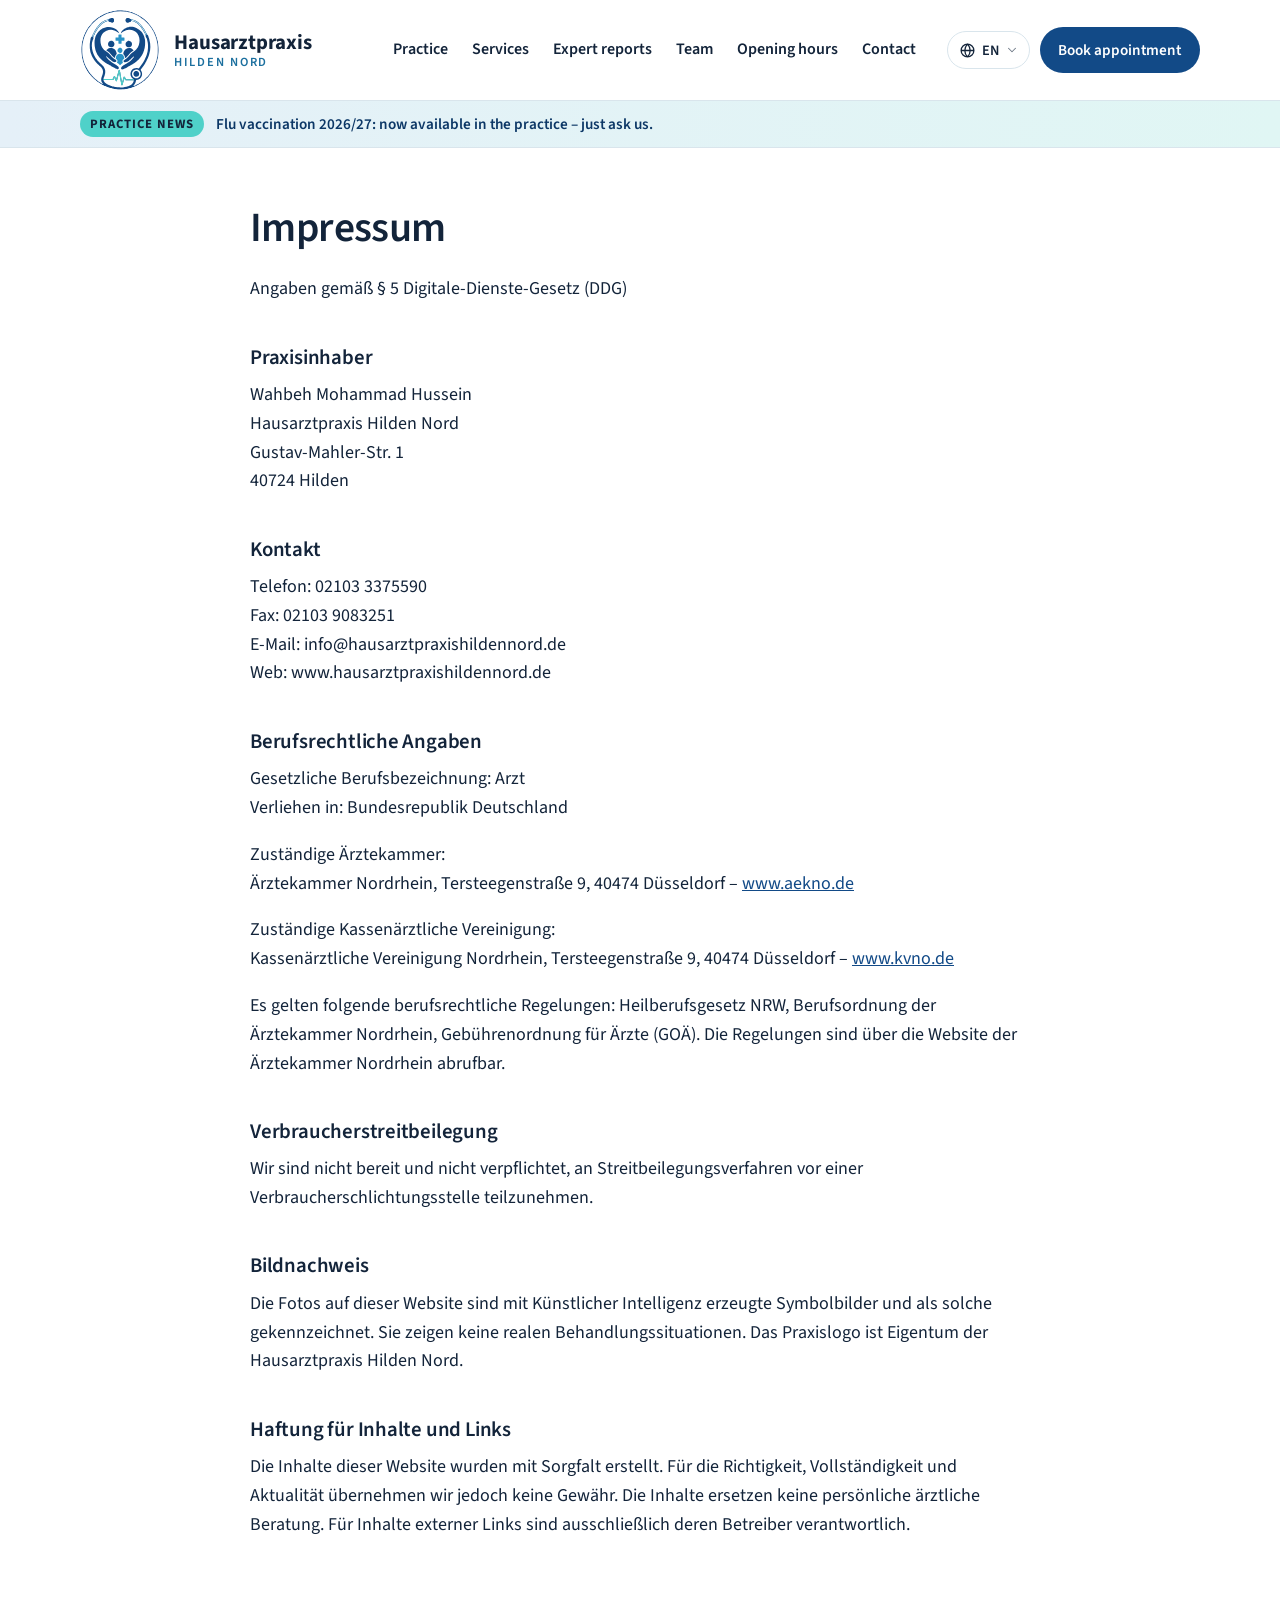
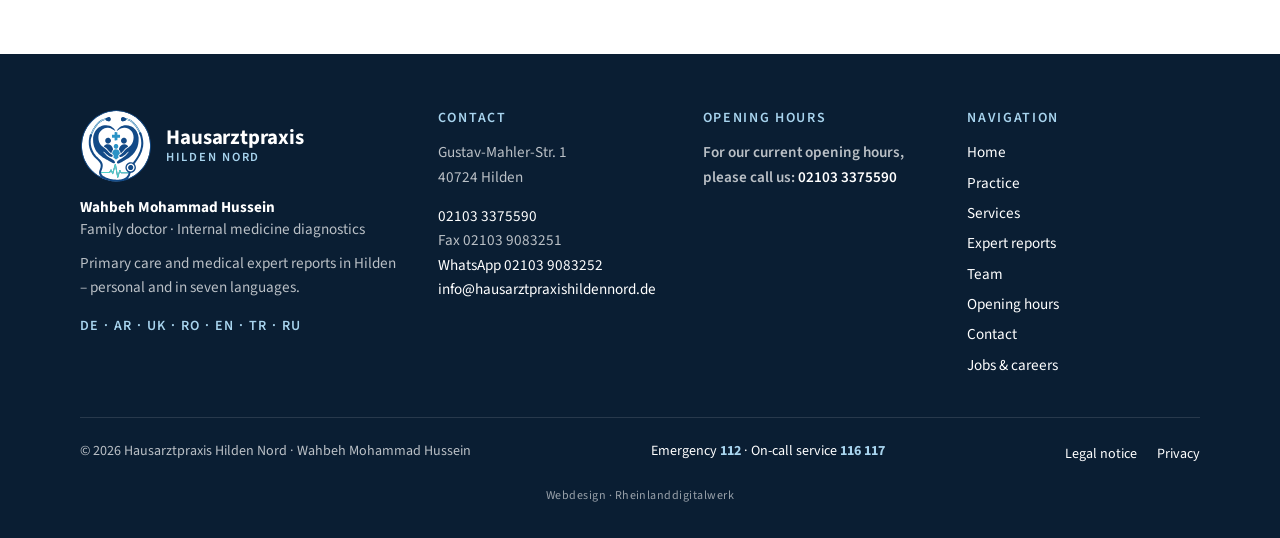
<file: impressum.html>
<!doctype html>
<html lang="de" dir="ltr">
<head>
  <meta charset="utf-8">
  <meta http-equiv="Content-Security-Policy" content="default-src 'self'; script-src 'self'; style-src 'self'; img-src 'self' data:; font-src 'self'; connect-src 'self'; frame-src 'none'; object-src 'none'; base-uri 'self'; form-action 'none'; upgrade-insecure-requests">
  <meta name="referrer" content="strict-origin-when-cross-origin">
  <meta name="viewport" content="width=device-width, initial-scale=1">
  <title>Impressum – Hausarztpraxis Hilden Nord</title>
  <meta name="description" data-i18n-attr="content:meta.description" content="Hausarztpraxis in Hilden Nord: hausärztliche Versorgung, Vorsorge, Impfungen und ärztliche Gutachten. Wir sprechen Deutsch, Arabisch, Ukrainisch, Rumänisch, Englisch, Türkisch und Russisch.">
  <meta name="theme-color" content="#124A87">
  <meta name="robots" content="noindex">
  <link rel="canonical" href="https://www.hausarztpraxishildennord.de/impressum.html">
  <meta property="og:type" content="website">
  <meta property="og:site_name" content="Hausarztpraxis Hilden Nord">
  <meta property="og:locale" content="de_DE">
  <meta property="og:title" content="Impressum – Hausarztpraxis Hilden Nord">
  <meta property="og:description" content="Hausarztpraxis in Hilden Nord: hausärztliche Versorgung, Vorsorge, Impfungen und ärztliche Gutachten. Wir sprechen Deutsch, Arabisch, Ukrainisch, Rumänisch, Englisch, Türkisch und Russisch.">
  <meta property="og:url" content="https://www.hausarztpraxishildennord.de/impressum.html">
  <meta property="og:image" content="https://www.hausarztpraxishildennord.de/assets/og-image.jpg">
  <meta property="og:image:width" content="1200">
  <meta property="og:image:height" content="630">
  <meta name="twitter:card" content="summary_large_image">
  <link rel="icon" href="/favicon.ico" sizes="48x48">
  <link rel="icon" href="/favicon.svg" type="image/svg+xml">
  <link rel="icon" href="assets/favicon-96.png" type="image/png" sizes="96x96">
  <link rel="icon" href="assets/favicon-192.png" type="image/png" sizes="192x192">
  <link rel="apple-touch-icon" href="assets/apple-touch-icon.png">
  <link rel="preload" href="assets/fonts/source-sans-3-latin-400-normal.woff2" as="font" type="font/woff2" crossorigin>
  <link rel="preload" href="assets/fonts/source-sans-3-latin-700-normal.woff2" as="font" type="font/woff2" crossorigin>
  <link rel="stylesheet" href="css/styles.css">
  <script src="js/config.js"></script>
  <script src="js/lang/de.js"></script>
</head>
<body data-page="impressum">
  <div id="site-header"></div>
  <script src="js/app.js"></script>

  <main id="main">
    <section class="legal">
      <div class="container narrow">
      <h1>Impressum</h1>
      <p>Angaben gemäß § 5 Digitale-Dienste-Gesetz (DDG)</p>

      <h2>Praxisinhaber</h2>
      <p>
        Wahbeh Mohammad Hussein<br>
        Hausarztpraxis Hilden Nord<br>
        Gustav-Mahler-Str. 1<br>
        40724 Hilden
      </p>

      <h2>Kontakt</h2>
      <p>
        Telefon: 02103 3375590<br>
        Fax: 02103 9083251<br>
        E-Mail: info@hausarztpraxishildennord.de<br>
        Web: www.hausarztpraxishildennord.de
      </p>

      <h2>Berufsrechtliche Angaben</h2>
      <p>
        Gesetzliche Berufsbezeichnung: Arzt<br>
        Verliehen in: Bundesrepublik Deutschland
        <!-- TODO Praxis: Facharztbezeichnung ergänzen, sobald bekannt (z. B. „Facharzt für Innere Medizin“):
        <br>Facharztbezeichnung: … -->
      </p>
      <p>
        Zuständige Ärztekammer:<br>
        Ärztekammer Nordrhein, Tersteegenstraße 9, 40474 Düsseldorf – <a href="https://www.aekno.de" rel="noopener">www.aekno.de</a>
      </p>
      <p>
        Zuständige Kassenärztliche Vereinigung:<br>
        Kassenärztliche Vereinigung Nordrhein, Tersteegenstraße 9, 40474 Düsseldorf – <a href="https://www.kvno.de" rel="noopener">www.kvno.de</a>
      </p>
      <p>
        Es gelten folgende berufsrechtliche Regelungen: Heilberufsgesetz NRW, Berufsordnung der Ärztekammer Nordrhein,
        Gebührenordnung für Ärzte (GOÄ). Die Regelungen sind über die Website der Ärztekammer Nordrhein abrufbar.
      </p>
      <!-- TODO Praxis: Nur falls vorhanden (z. B. für umsatzsteuerpflichtige Gutachten) ergänzen:
      <h2>Umsatzsteuer</h2>
      <p>Umsatzsteuer-Identifikationsnummer gemäß § 27a UStG: DE…</p> -->

      <h2>Verbraucherstreitbeilegung</h2>
      <p>Wir sind nicht bereit und nicht verpflichtet, an Streitbeilegungsverfahren vor einer Verbraucherschlichtungsstelle teilzunehmen.</p>

      <h2>Bildnachweis</h2>
      <p>
        Die Fotos auf dieser Website sind mit Künstlicher Intelligenz erzeugte Symbolbilder und als solche gekennzeichnet.
        Sie zeigen keine realen Behandlungssituationen. Das Praxislogo ist Eigentum der Hausarztpraxis Hilden Nord.
      </p>

      <h2>Haftung für Inhalte und Links</h2>
      <p>
        Die Inhalte dieser Website wurden mit Sorgfalt erstellt. Für die Richtigkeit, Vollständigkeit und Aktualität
        übernehmen wir jedoch keine Gewähr. Die Inhalte ersetzen keine persönliche ärztliche Beratung. Für Inhalte
        externer Links sind ausschließlich deren Betreiber verantwortlich.
      </p>

      </div>
    </section>
  </main>

  <div id="site-footer"></div>
</body>
</html>
</file>
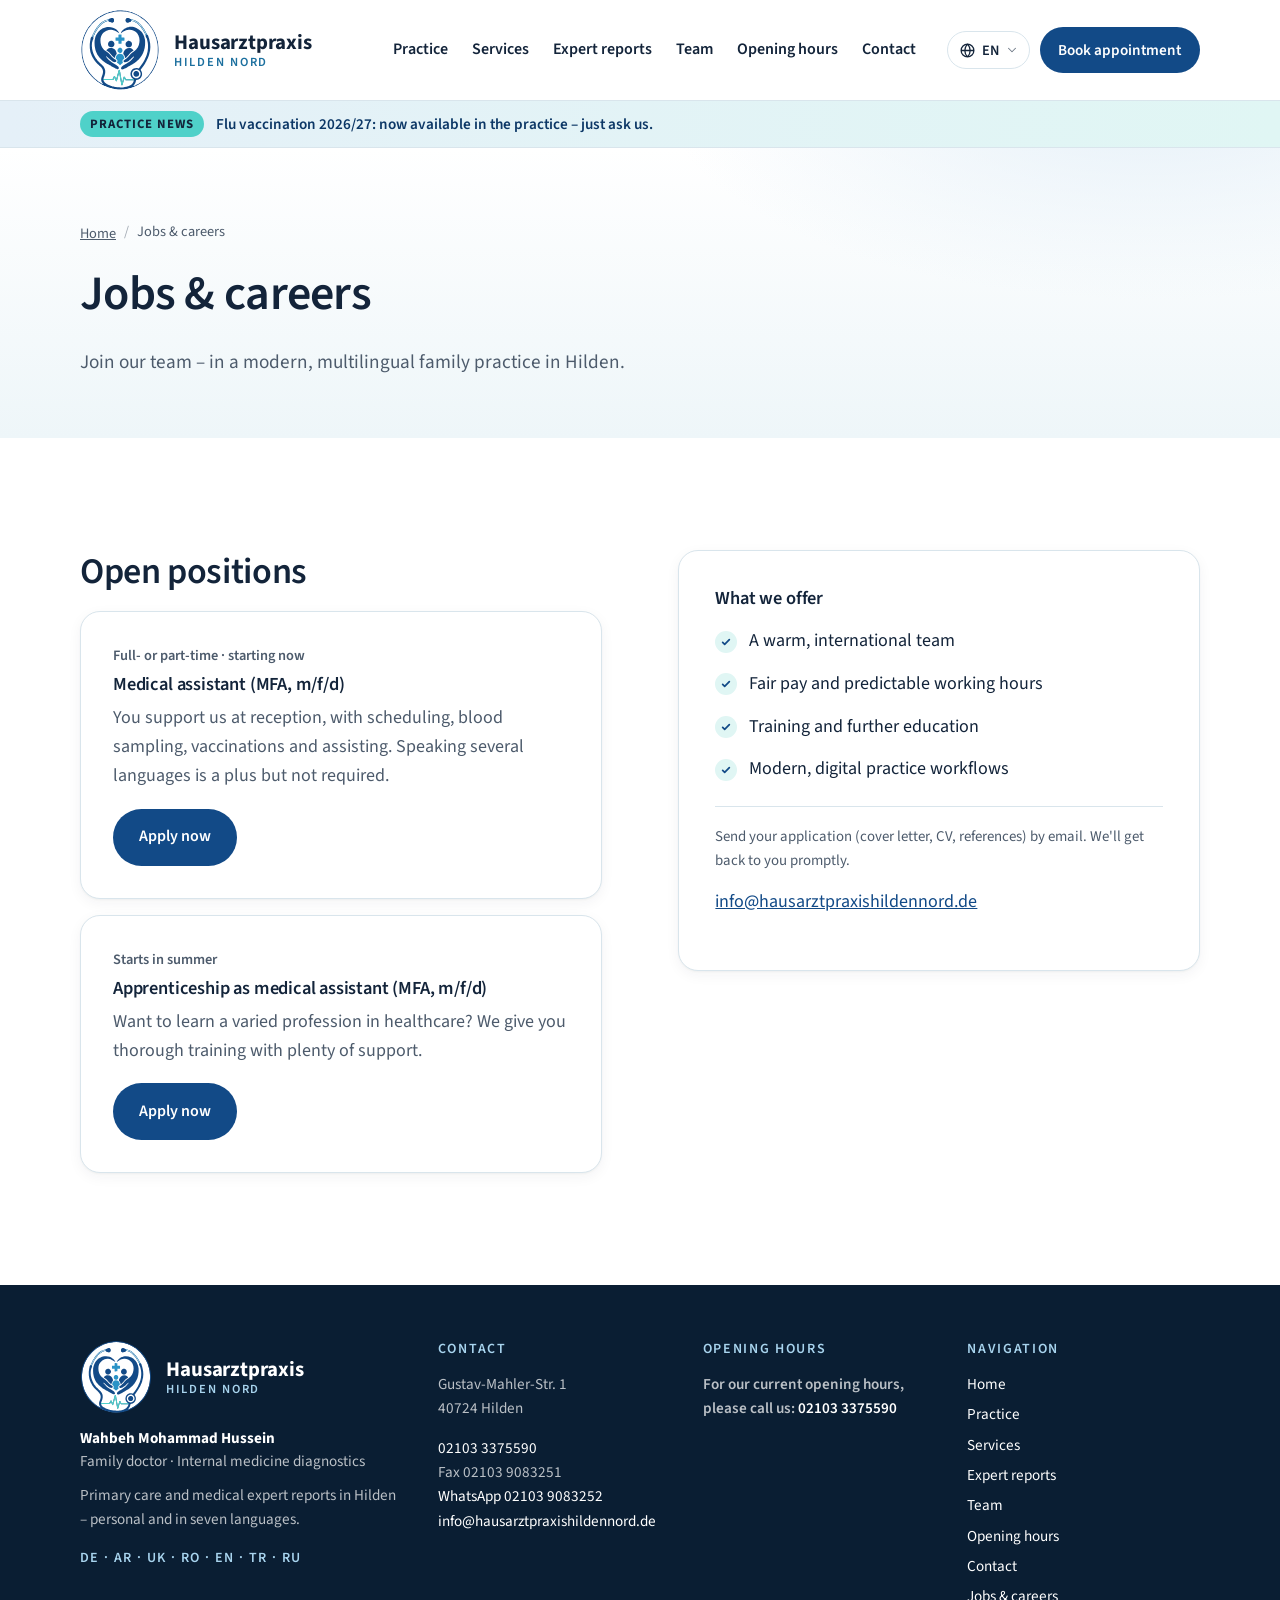
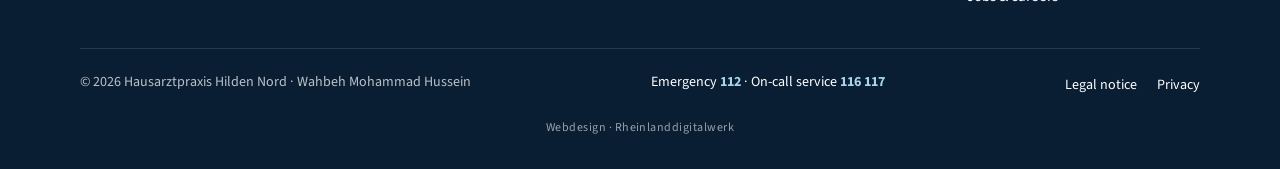
<file: karriere.html>
<!doctype html>
<html lang="de" dir="ltr">
<head>
  <meta charset="utf-8">
  <meta http-equiv="Content-Security-Policy" content="default-src 'self'; script-src 'self'; style-src 'self'; img-src 'self' data:; font-src 'self'; connect-src 'self'; frame-src 'none'; object-src 'none'; base-uri 'self'; form-action 'none'; upgrade-insecure-requests">
  <meta name="referrer" content="strict-origin-when-cross-origin">
  <meta name="viewport" content="width=device-width, initial-scale=1">
  <title>Jobs &amp; Karriere – Hausarztpraxis Hilden Nord</title>
  <meta name="description" data-i18n-attr="content:meta.description" content="Hausarztpraxis in Hilden Nord: hausärztliche Versorgung, Vorsorge, Impfungen und ärztliche Gutachten. Wir sprechen Deutsch, Arabisch, Ukrainisch, Rumänisch, Englisch, Türkisch und Russisch.">
  <meta name="theme-color" content="#124A87">
  <link rel="canonical" href="https://www.hausarztpraxishildennord.de/karriere.html">
  <meta property="og:type" content="website">
  <meta property="og:site_name" content="Hausarztpraxis Hilden Nord">
  <meta property="og:locale" content="de_DE">
  <meta property="og:title" content="Jobs &amp; Karriere – Hausarztpraxis Hilden Nord">
  <meta property="og:description" content="Hausarztpraxis in Hilden Nord: hausärztliche Versorgung, Vorsorge, Impfungen und ärztliche Gutachten. Wir sprechen Deutsch, Arabisch, Ukrainisch, Rumänisch, Englisch, Türkisch und Russisch.">
  <meta property="og:url" content="https://www.hausarztpraxishildennord.de/karriere.html">
  <meta property="og:image" content="https://www.hausarztpraxishildennord.de/assets/og-image.jpg">
  <meta property="og:image:width" content="1200">
  <meta property="og:image:height" content="630">
  <meta name="twitter:card" content="summary_large_image">
  <link rel="icon" href="/favicon.ico" sizes="48x48">
  <link rel="icon" href="/favicon.svg" type="image/svg+xml">
  <link rel="icon" href="assets/favicon-96.png" type="image/png" sizes="96x96">
  <link rel="icon" href="assets/favicon-192.png" type="image/png" sizes="192x192">
  <link rel="apple-touch-icon" href="assets/apple-touch-icon.png">
  <link rel="preload" href="assets/fonts/source-sans-3-latin-400-normal.woff2" as="font" type="font/woff2" crossorigin>
  <link rel="preload" href="assets/fonts/source-sans-3-latin-700-normal.woff2" as="font" type="font/woff2" crossorigin>
  <link rel="stylesheet" href="css/styles.css">
  <script src="js/config.js"></script>
  <script src="js/lang/de.js"></script>
</head>
<body data-page="karriere" data-title="page.jobs">
  <div id="site-header"></div>
  <script src="js/app.js"></script>

  <main id="main">
    <section class="page-hero">
      <div class="container">
        <nav class="breadcrumb" aria-label="Breadcrumb"><a href="index.html"><span data-i18n="nav.home">Startseite</span></a><span aria-hidden="true">/</span><span data-i18n="nav.jobs">Jobs &amp; Karriere</span></nav>
        <h1 data-i18n="page.jobs">Jobs &amp; Karriere</h1>
        <p class="lead" data-i18n="jobs.pageLead">Werden Sie Teil unseres Teams – in einer modernen, mehrsprachigen Hausarztpraxis in Hilden.</p>
      </div>
    </section>

    <section class="section">
      <div class="container split">
        <div>
          <h2 data-i18n="jobs.openings">Offene Stellen</h2>
          <div class="jobs js-jobs"></div>
        </div>
        <div class="panel">
          <h3 data-i18n="jobs.offer.title">Was wir bieten</h3>
          <ul class="checklist">
              <li data-i18n="jobs.offer.i1">Ein herzliches, internationales Team</li>
              <li data-i18n="jobs.offer.i2">Faire Bezahlung und planbare Arbeitszeiten</li>
              <li data-i18n="jobs.offer.i3">Fort- und Weiterbildung</li>
              <li data-i18n="jobs.offer.i4">Moderne, digitale Praxisabläufe</li>
          </ul>
          <p class="note" data-i18n="jobs.how">Senden Sie Ihre Unterlagen (Anschreiben, Lebenslauf, Zeugnisse) gerne per E-Mail. Wir melden uns zeitnah bei Ihnen.</p>
          <p><a class="js-mail-link" href="mailto:"><span class="js-email">–</span></a></p>
        </div>
      </div>
    </section>
  </main>

  <div id="site-footer"></div>
</body>
</html>
</file>
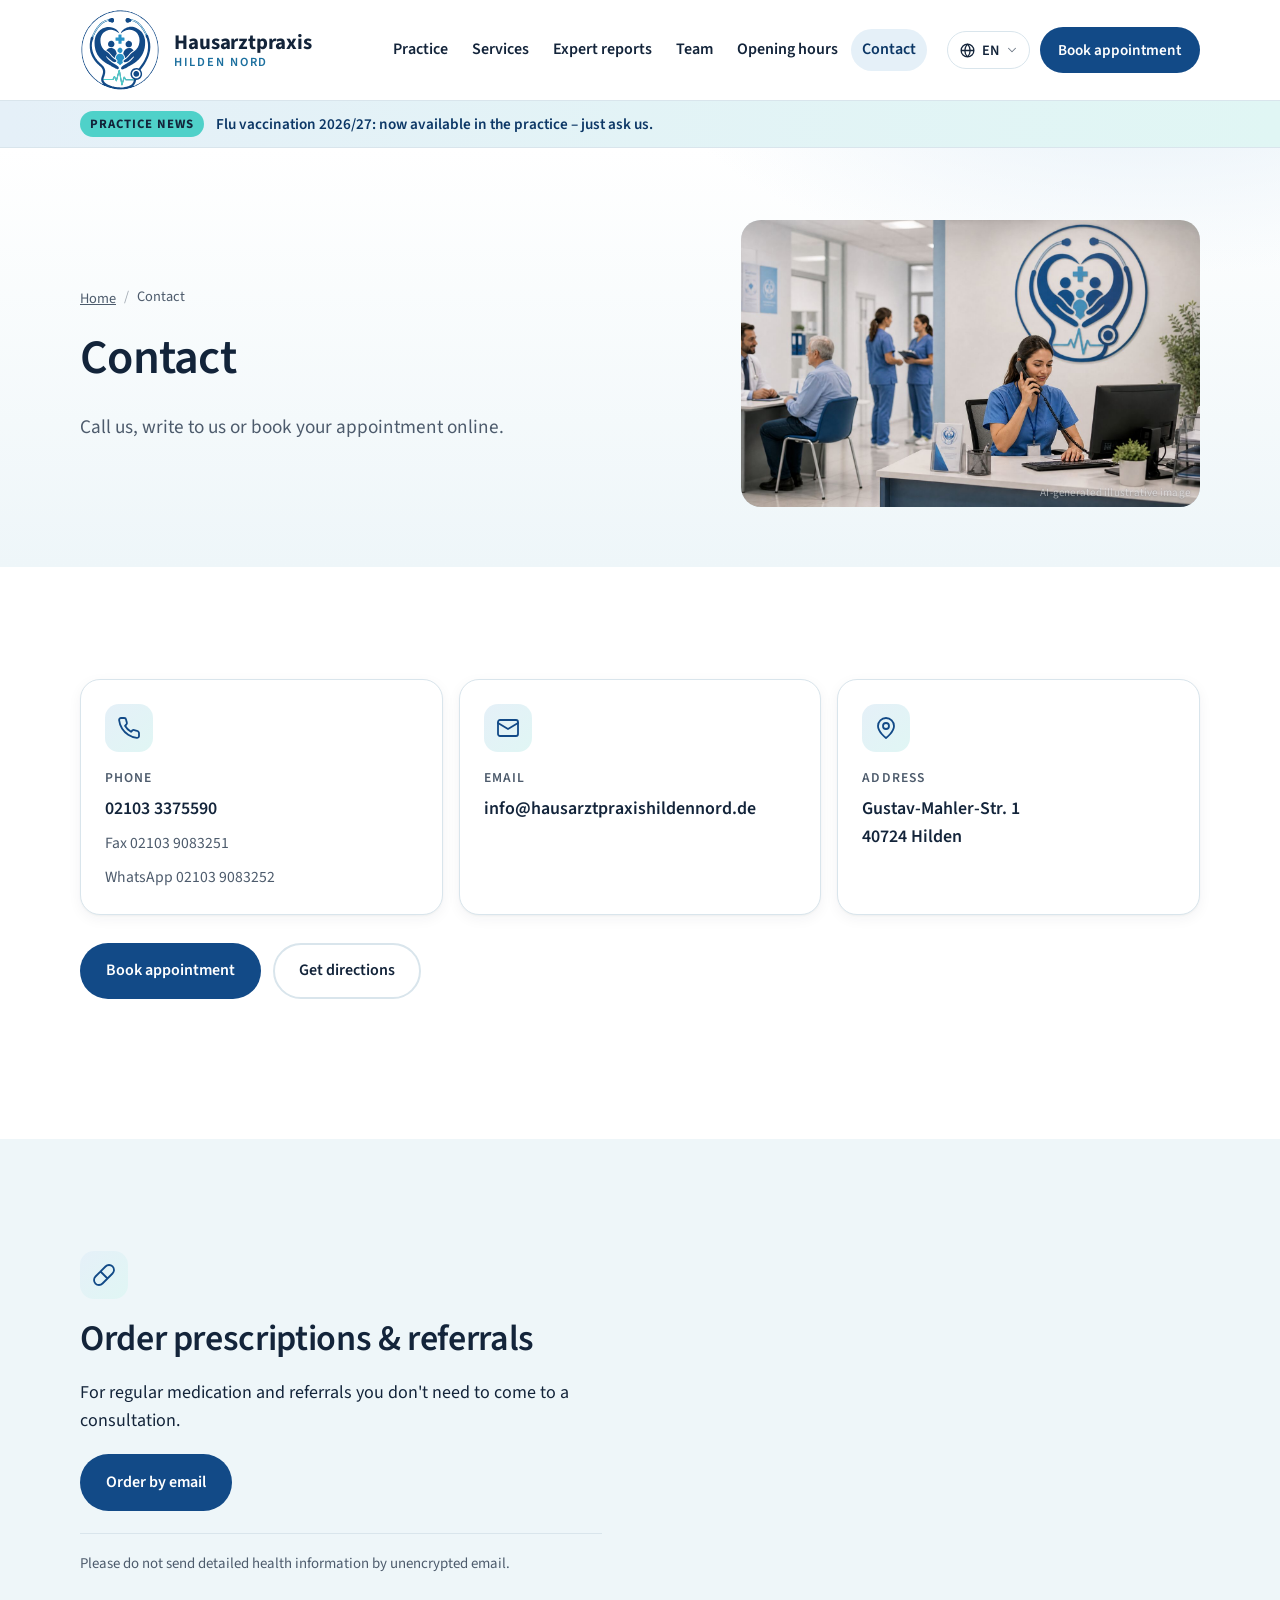
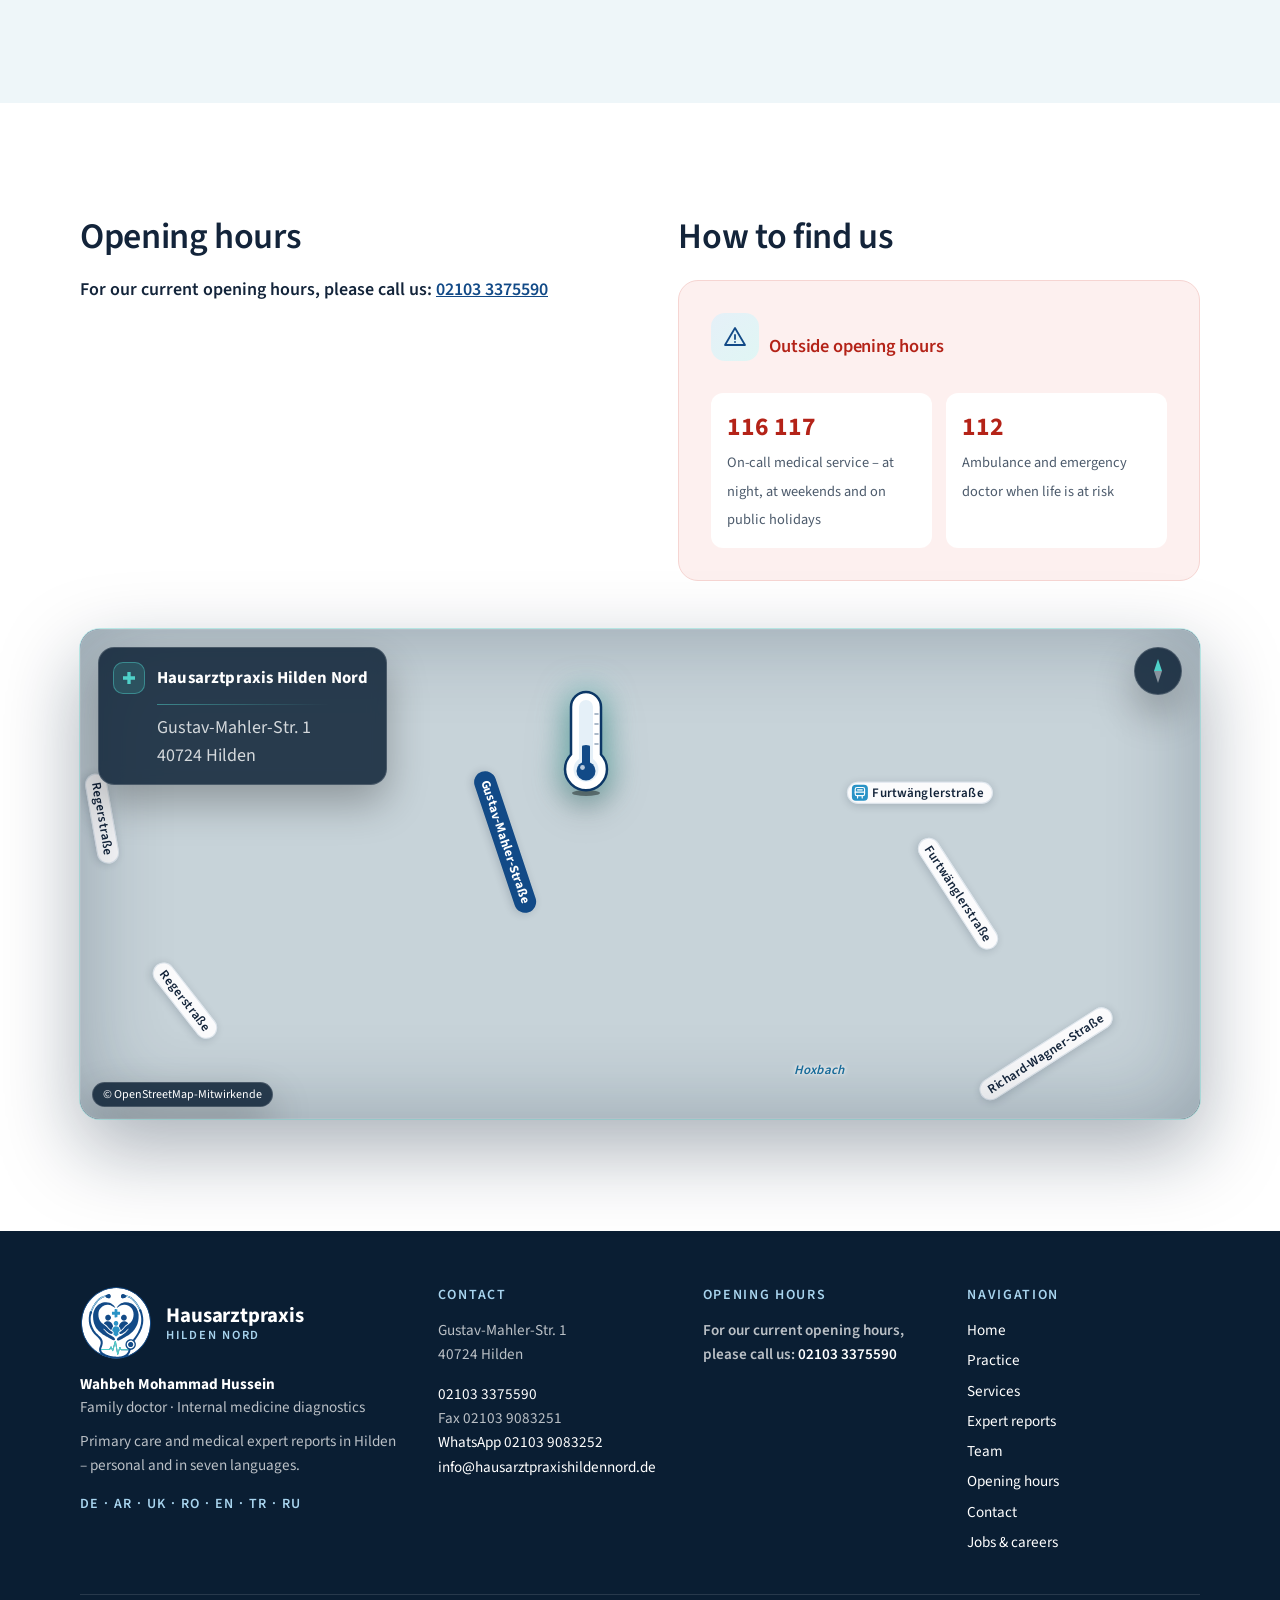
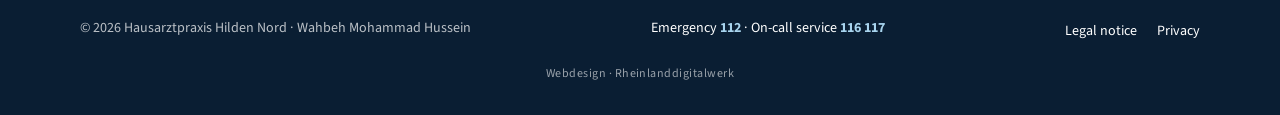
<file: kontakt.html>
<!doctype html>
<html lang="de" dir="ltr">
<head>
  <meta charset="utf-8">
  <meta http-equiv="Content-Security-Policy" content="default-src 'self'; script-src 'self'; style-src 'self'; img-src 'self' data:; font-src 'self'; connect-src 'self'; frame-src 'none'; object-src 'none'; base-uri 'self'; form-action 'none'; upgrade-insecure-requests">
  <meta name="referrer" content="strict-origin-when-cross-origin">
  <meta name="viewport" content="width=device-width, initial-scale=1">
  <title>Kontakt – Hausarztpraxis Hilden Nord</title>
  <meta name="description" data-i18n-attr="content:meta.description" content="Hausarztpraxis in Hilden Nord: hausärztliche Versorgung, Vorsorge, Impfungen und ärztliche Gutachten. Wir sprechen Deutsch, Arabisch, Ukrainisch, Rumänisch, Englisch, Türkisch und Russisch.">
  <meta name="theme-color" content="#124A87">
  <link rel="canonical" href="https://www.hausarztpraxishildennord.de/kontakt.html">
  <meta property="og:type" content="website">
  <meta property="og:site_name" content="Hausarztpraxis Hilden Nord">
  <meta property="og:locale" content="de_DE">
  <meta property="og:title" content="Kontakt – Hausarztpraxis Hilden Nord">
  <meta property="og:description" content="Hausarztpraxis in Hilden Nord: hausärztliche Versorgung, Vorsorge, Impfungen und ärztliche Gutachten. Wir sprechen Deutsch, Arabisch, Ukrainisch, Rumänisch, Englisch, Türkisch und Russisch.">
  <meta property="og:url" content="https://www.hausarztpraxishildennord.de/kontakt.html">
  <meta property="og:image" content="https://www.hausarztpraxishildennord.de/assets/og-image.jpg">
  <meta property="og:image:width" content="1200">
  <meta property="og:image:height" content="630">
  <meta name="twitter:card" content="summary_large_image">
  <link rel="icon" href="/favicon.ico" sizes="48x48">
  <link rel="icon" href="/favicon.svg" type="image/svg+xml">
  <link rel="icon" href="assets/favicon-96.png" type="image/png" sizes="96x96">
  <link rel="icon" href="assets/favicon-192.png" type="image/png" sizes="192x192">
  <link rel="apple-touch-icon" href="assets/apple-touch-icon.png">
  <link rel="preload" href="assets/fonts/source-sans-3-latin-400-normal.woff2" as="font" type="font/woff2" crossorigin>
  <link rel="preload" href="assets/fonts/source-sans-3-latin-700-normal.woff2" as="font" type="font/woff2" crossorigin>
  <link rel="stylesheet" href="css/styles.css">
  <script src="js/config.js"></script>
  <script src="js/lang/de.js"></script>
</head>
<body data-page="kontakt" data-title="page.contact">
  <div id="site-header"></div>
  <script src="js/app.js"></script>

  <main id="main">
    <section class="page-hero">
      <div class="container page-hero-grid">
        <div>
          <nav class="breadcrumb" aria-label="Breadcrumb"><a href="index.html"><span data-i18n="nav.home">Startseite</span></a><span aria-hidden="true">/</span><span data-i18n="nav.contact">Kontakt</span></nav>
          <h1 data-i18n="page.contact">Kontakt</h1>
          <p class="lead" data-i18n="contact.pageLead">Rufen Sie uns an, schreiben Sie uns oder buchen Sie Ihren Termin direkt online.</p>
        </div>
        <div class="photo photo-wide" data-photo="kontakt-telefon" role="img" aria-label="Empfang der Praxis am Telefon" data-i18n-attr="aria-label:photo.contact"></div>
      </div>
    </section>

    <section class="section">
      <div class="container">
        <div class="contact-cards">
          <div class="contact-card"><span class="icon" aria-hidden="true"><svg viewBox="0 0 24 24"><path d="M22 16.9v3a2 2 0 0 1-2.2 2 19.8 19.8 0 0 1-8.6-3.1 19.5 19.5 0 0 1-6-6A19.8 19.8 0 0 1 2.1 4.2 2 2 0 0 1 4.1 2h3a2 2 0 0 1 2 1.7c.1.9.4 1.8.7 2.7a2 2 0 0 1-.5 2.1L8 9.8a16 16 0 0 0 6 6l1.3-1.3a2 2 0 0 1 2.1-.4c.9.3 1.8.6 2.7.7a2 2 0 0 1 1.7 2Z"/></svg></span><h3 data-i18n="info.phone">Telefon</h3><p><a class="js-phone-link" href="tel:"><span class="js-phone">–</span></a></p>
            <p class="contact-sub js-fax-row"><span data-i18n="info.fax">Fax</span> <span class="js-fax">–</span></p>
            <p class="contact-sub js-whatsapp-row"><a class="js-whatsapp-link" href="#" target="_blank" rel="noopener"><span data-i18n="info.whatsapp">WhatsApp</span> <span class="js-whatsapp">–</span></a></p></div>
          <div class="contact-card"><span class="icon" aria-hidden="true"><svg viewBox="0 0 24 24"><rect x="2" y="4" width="20" height="16" rx="2"/><path d="m22 7-10 6L2 7"/></svg></span><h3 data-i18n="info.email">E-Mail</h3><p><a class="js-mail-link" href="mailto:"><span class="js-email">–</span></a></p></div>
          <div class="contact-card"><span class="icon" aria-hidden="true"><svg viewBox="0 0 24 24"><path d="M20 10c0 6-8 12-8 12s-8-6-8-12a8 8 0 0 1 16 0Z"/><circle cx="12" cy="10" r="3"/></svg></span><h3 data-i18n="info.address">Adresse</h3><p class="js-address">–</p></div>
        </div>
        <div class="hero-cta">
          <a class="btn btn-primary js-book" href="tel:" data-i18n="cta.book">Termin buchen</a>
          <a class="btn btn-ghost js-route" href="#" target="_blank" rel="noopener" data-i18n="contact.route">Route planen</a>
        </div>
      </div>
    </section>

    <section class="section section-tint" id="rezepte">
      <div class="container split">
        <div>
          <span class="icon" aria-hidden="true"><svg viewBox="0 0 24 24"><path d="m10.5 20.5 10-10a4.95 4.95 0 1 0-7-7l-10 10a4.95 4.95 0 1 0 7 7ZM8.5 8.5l7 7"/></svg></span>
          <h2 data-i18n="rx.title">Rezepte &amp; Überweisungen bestellen</h2>
          <p data-i18n="rx.d">Für Dauermedikamente und Überweisungen müssen Sie nicht in die Sprechstunde kommen.</p>
          <a class="btn btn-primary js-mail-link" href="mailto:" data-subject="rx.mailSubject" data-i18n="rx.cta">Per E-Mail bestellen</a>
          <p class="note" data-i18n="rx.note">Bitte senden Sie keine ausführlichen Gesundheitsdaten per unverschlüsselter E-Mail.</p>
        </div>
        <div class="panel">
          <ul class="checklist">
              <li data-i18n="rx.i1">Telefonisch während der Sprechzeiten oder per E-Mail bestellen</li>
              <li data-i18n="rx.i2">Name, Geburtsdatum und Medikament bzw. Fachrichtung angeben</li>
              <li data-i18n="rx.i3">E-Rezepte lösen Sie mit Ihrer Gesundheitskarte in jeder Apotheke ein</li>
              <li data-i18n="rx.i4">Ihre Gesundheitskarte muss in diesem Quartal bei uns eingelesen sein</li>
          </ul>
        </div>
      </div>
    </section>

    <section class="section" id="anfahrt">
      <div class="container split">
        <div>
          <h2 data-i18n="nav.hours">Sprechzeiten</h2>
          <table class="hours"><tbody class="js-hours" data-source="hours"></tbody></table>
        </div>
        <div>
          <h2 data-i18n="directions.title">So finden Sie uns</h2>
          <ul class="info-list js-directions">
            <li class="js-direction" data-key="transit"><b data-i18n="directions.transit">Bus &amp; Bahn</b><span class="js-direction-text"></span></li>
            <li class="js-direction" data-key="parking"><b data-i18n="directions.parking">Parken</b><span class="js-direction-text"></span></li>
            <li class="js-direction" data-key="access"><b data-i18n="directions.access">Barrierefreiheit</b><span class="js-direction-text"></span></li>
          </ul>
          <div class="emergency u-mt-22">
            <h3><span class="icon" aria-hidden="true"><svg viewBox="0 0 24 24"><path d="M12 3 2 20h20L12 3Z"/><path d="M12 10v4M12 17h.01"/></svg></span><span data-i18n="emergency.title">Außerhalb der Sprechzeiten</span></h3>
            <div class="emergency-numbers">
              <a href="tel:116117"><b>116 117</b><span data-i18n="emergency.oncall">Ärztlicher Bereitschaftsdienst – nachts, am Wochenende und an Feiertagen</span></a>
              <a href="tel:112"><b>112</b><span data-i18n="emergency.112">Rettungsdienst und Notarzt bei Lebensgefahr</span></a>
            </div>
          </div>
        </div>
      </div>
      <div class="container map-wrap">
        <div class="map js-map">
          <!-- Kartenausschnitt von OpenStreetMap, auf unserem Webspace gespeichert: keine Daten an Dritte, keine Einwilligung nötig.
               data-x/-y = Lage der Praxis (Gustav-Mahler-Str. 1) in Bildpixeln; das Bild wird per JS darauf ausgerichtet. -->
          <div class="osm-layer">
            <div class="osm-stage js-osm" data-x="890" data-y="100" data-w="2000" data-h="862">
              <img src="assets/map/osm-umgebung.webp" width="2000" height="862" decoding="async" alt="Karte: Umgebung der Praxis an der Gustav-Mahler-Straße in Hilden mit Regerstraße, Furtwänglerstraße und Richard-Wagner-Straße" data-i18n-attr="alt:map.alt">
            </div>
          </div>
          <!-- Eigene, gut lesbare Beschriftung der Straßen aus dem Kartenbild (Lage in Bildpixeln, Winkel in Grad) -->
          <div class="osm-labels js-osm-labels" aria-hidden="true" dir="ltr">
            <span class="osm-label is-main" data-x="748" data-y="190" data-r="71.5">Gustav-Mahler-Straße</span>
            <span class="osm-label" data-x="38" data-y="150" data-r="80">Regerstraße</span>
            <span class="osm-label" data-x="185" data-y="470" data-r="52">Regerstraße</span>
            <span class="osm-label" data-x="1545" data-y="282" data-r="57">Furtwänglerstraße</span>
            <span class="osm-label" data-x="1700" data-y="562" data-r="-32.6">Richard-Wagner-Straße</span>
            <span class="osm-label is-water" data-x="1300" data-y="590" data-r="0">Hoxbach</span>
            <span class="osm-label is-stop" data-x="1477" data-y="104" data-r="0"><svg viewBox="0 0 24 24"><rect x="4" y="3" width="16" height="14" rx="3"/><path d="M4 11h16M8 21v-4M16 21v-4M8 7h8"/></svg>Furtwänglerstraße</span>
          </div>
          <span class="map-pulse" aria-hidden="true"><i></i><i></i></span>
          <a class="map-pin js-route" href="#" target="_blank" rel="noopener" aria-label="Route zur Praxis planen" data-i18n-attr="aria-label:map.pin">
            <svg aria-hidden="true" viewBox="0 0 48 106" width="48" height="106">
              <ellipse class="t-shadow" cx="24" cy="103" rx="14" ry="3"/>
              <path class="t-body" d="M9 17a15 15 0 0 1 30 0v47.5a21 21 0 1 1-30 0Z"/>
              <path class="t-glass" d="M17 17a7 7 0 0 1 14 0v52a12.5 12.5 0 1 1-14 0Z"/>
              <rect class="t-column" x="20" y="14" width="8" height="66" rx="4"/>
              <circle class="t-bulb" cx="24" cy="81" r="9.5"/>
              <path class="t-ticks" d="M33 24h3M33 34h3M33 44h3M33 54h3"/>
              <circle class="t-shine" cx="20.5" cy="77.5" r="2.4"/>
            </svg>
          </a>
          <div class="map-card js-map-card">
            <div class="map-card-head">
              <span class="map-cross" aria-hidden="true"><svg viewBox="0 0 24 24"><path d="M9.5 3h5v6.5H21v5h-6.5V21h-5v-6.5H3v-5h6.5Z"/></svg></span>
              <strong dir="ltr">Hausarztpraxis Hilden Nord</strong>
            </div>
            <span class="map-card-body js-address">–</span>
          </div>
          <span class="map-compass" aria-hidden="true"><svg viewBox="0 0 30 30"><path class="c-n" d="M15 3 19 15h-8Z"/><path class="c-s" d="M15 27 11 15h8Z"/></svg></span>
          <a class="map-attrib" href="https://www.openstreetmap.org/copyright" target="_blank" rel="noopener">© OpenStreetMap-Mitwirkende</a>
        </div>
      </div>
    </section>
  </main>

  <div id="site-footer"></div>
</body>
</html>
</file>
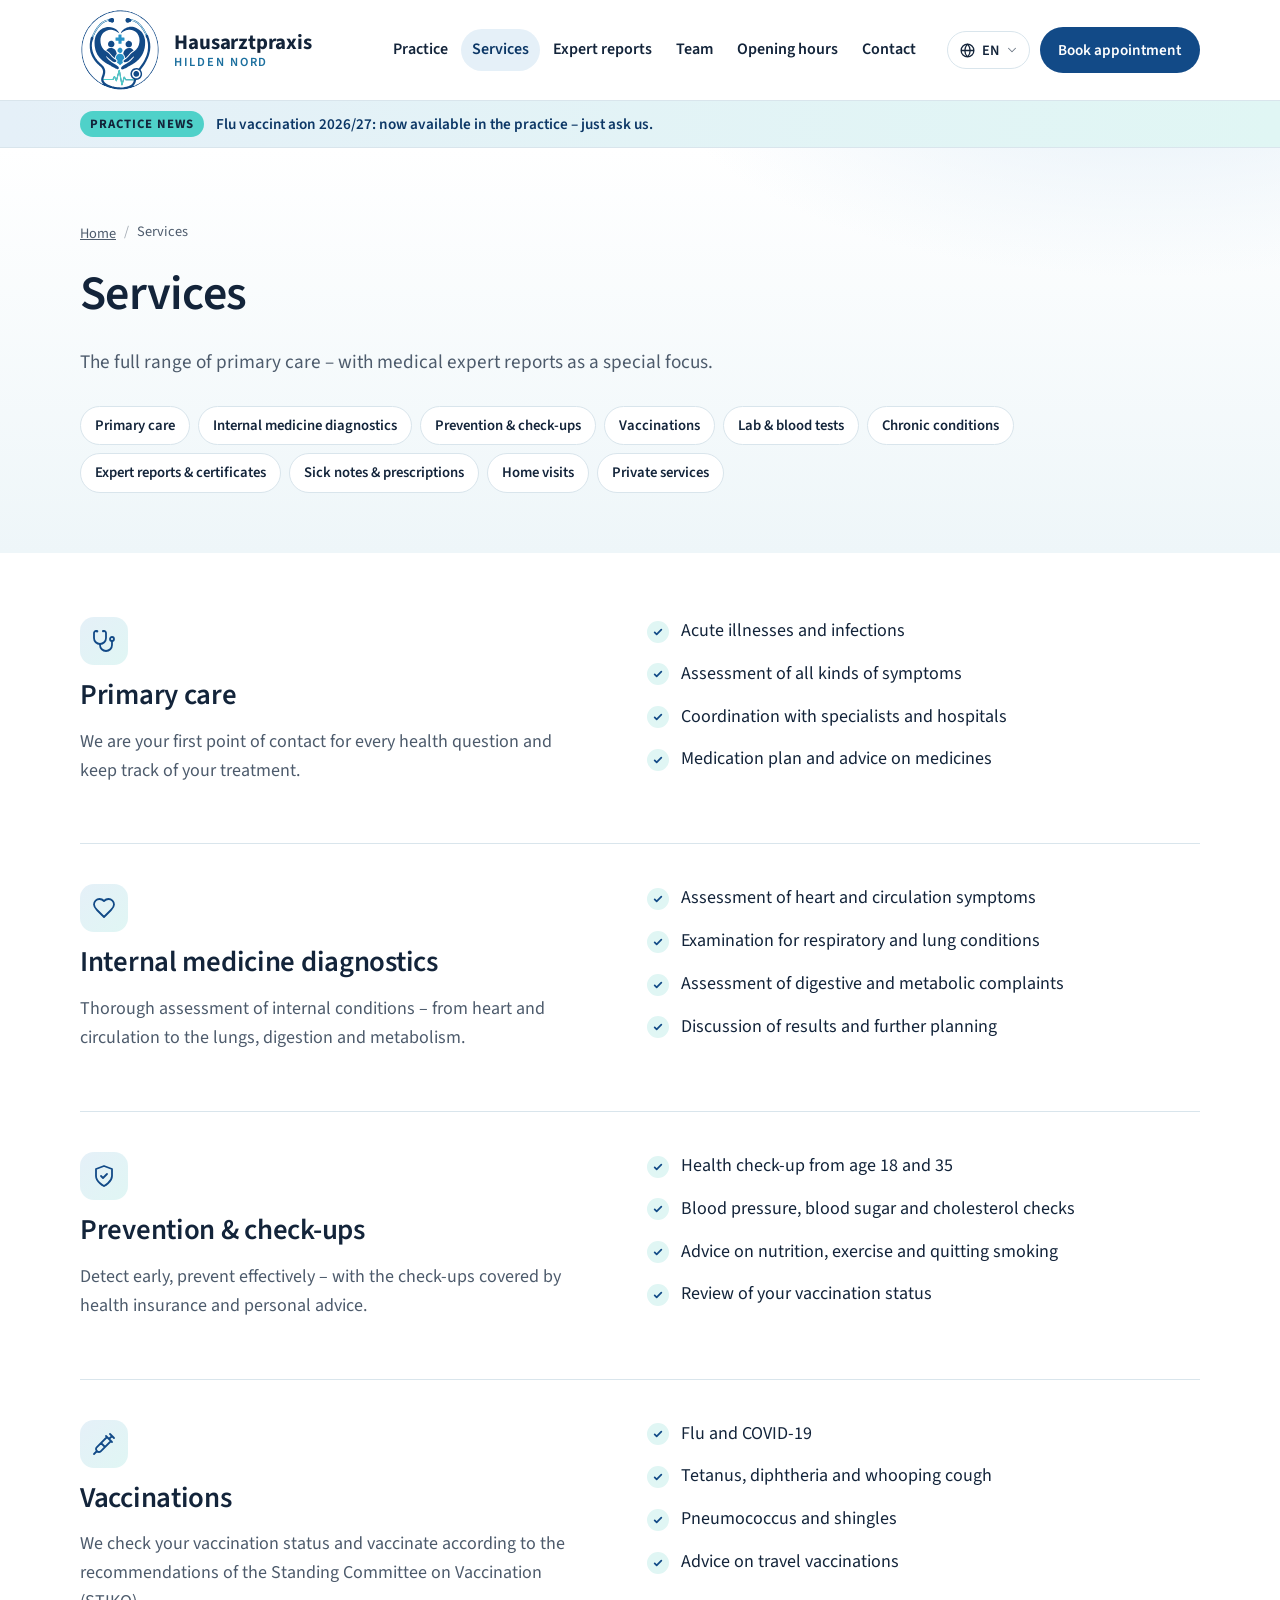
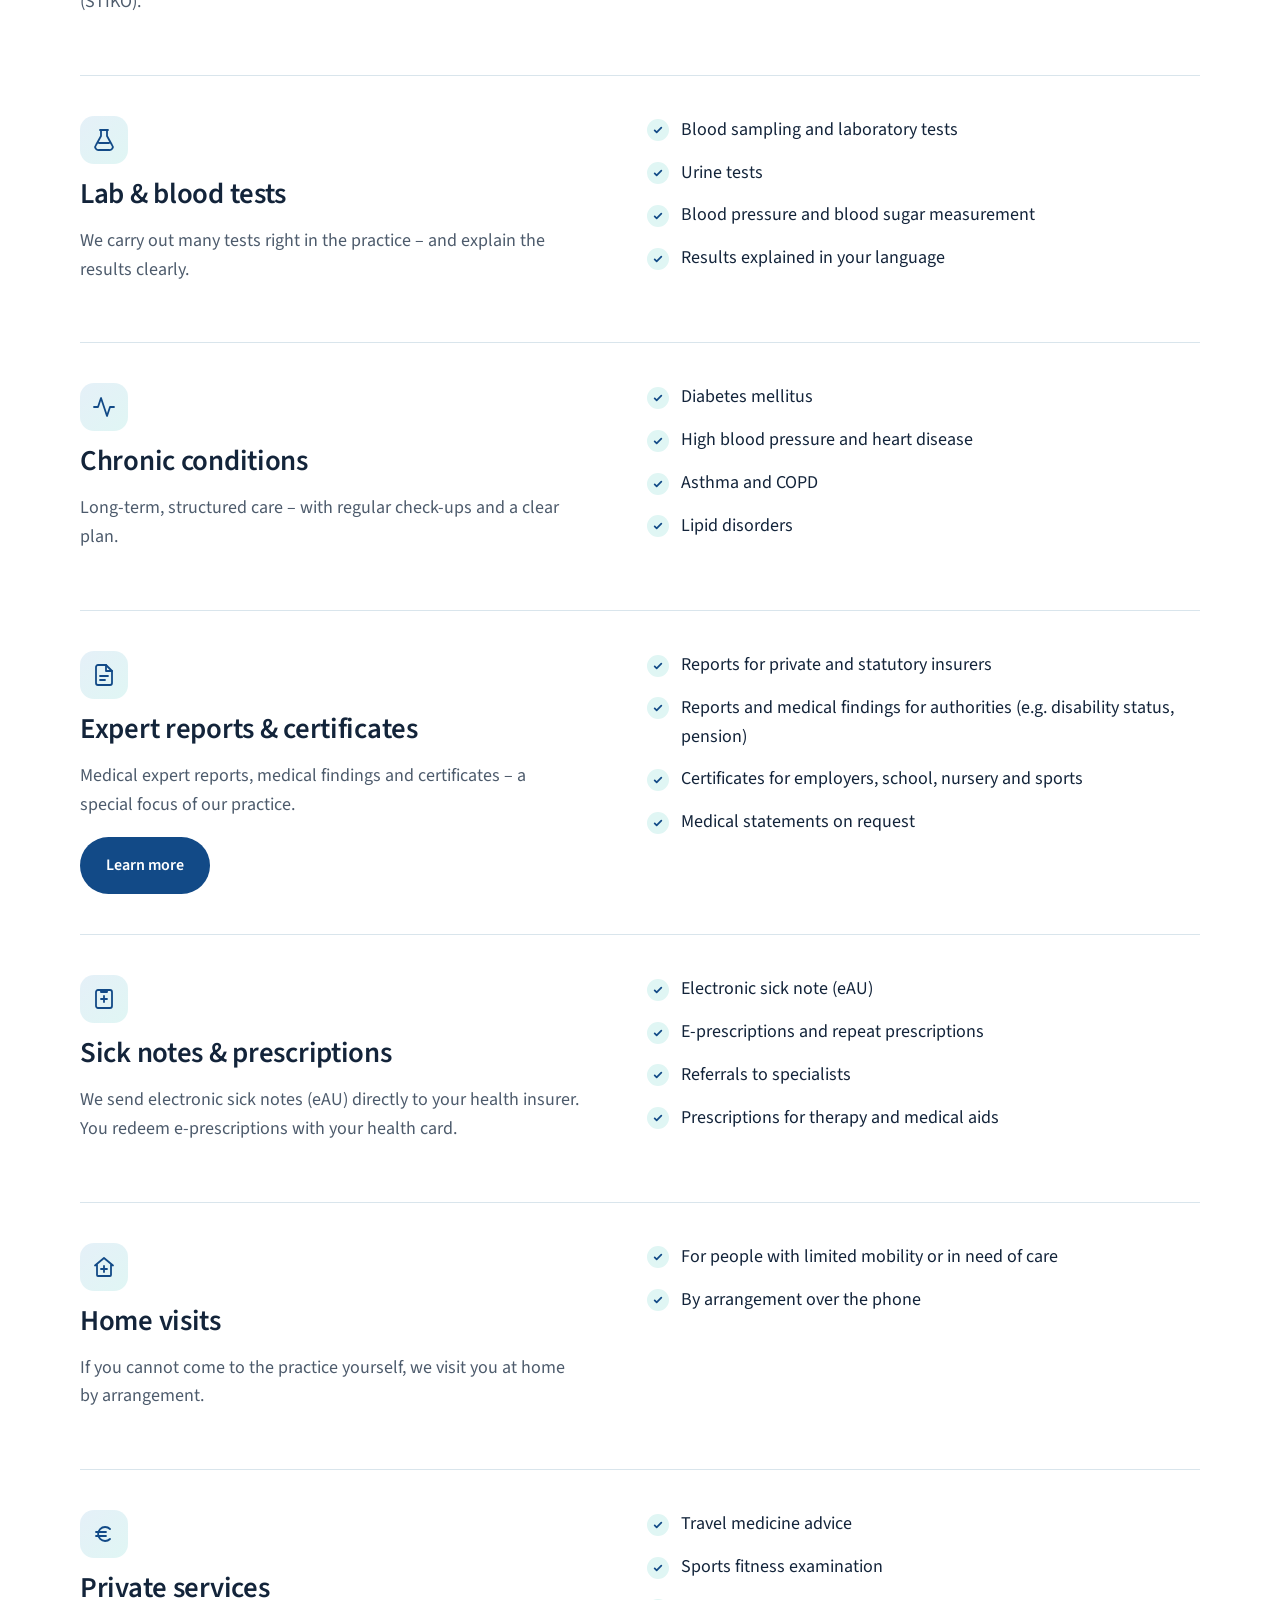
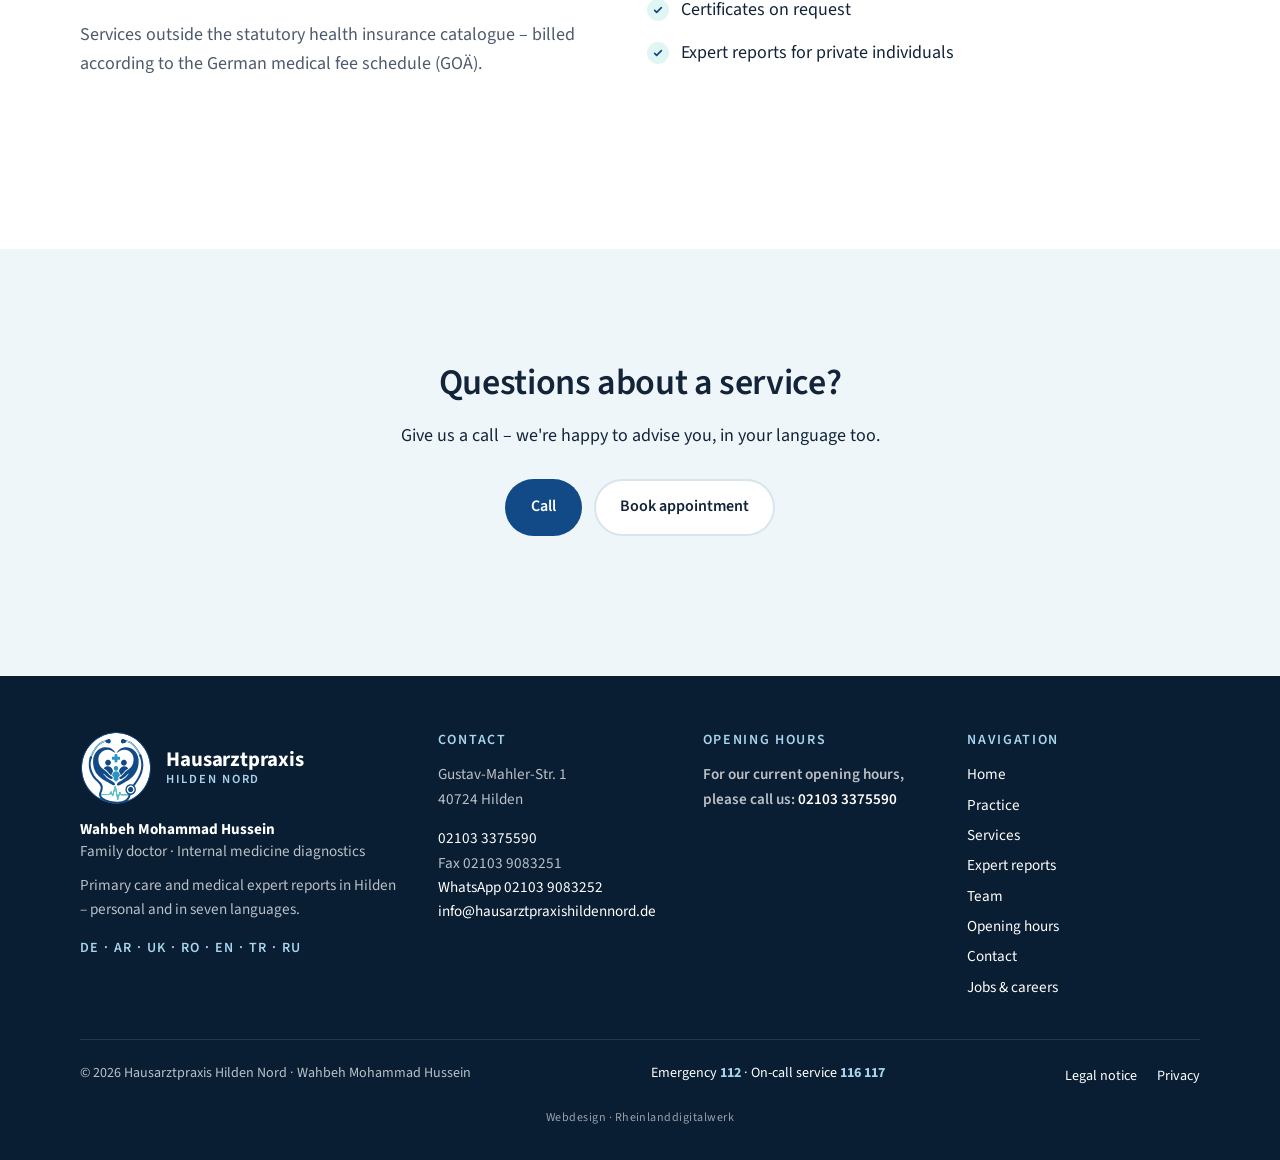
<file: leistungen.html>
<!doctype html>
<html lang="de" dir="ltr">
<head>
  <meta charset="utf-8">
  <meta http-equiv="Content-Security-Policy" content="default-src 'self'; script-src 'self'; style-src 'self'; img-src 'self' data:; font-src 'self'; connect-src 'self'; frame-src 'none'; object-src 'none'; base-uri 'self'; form-action 'none'; upgrade-insecure-requests">
  <meta name="referrer" content="strict-origin-when-cross-origin">
  <meta name="viewport" content="width=device-width, initial-scale=1">
  <title>Leistungen – Hausarztpraxis Hilden Nord</title>
  <meta name="description" data-i18n-attr="content:meta.description" content="Hausarztpraxis in Hilden Nord: hausärztliche Versorgung, Vorsorge, Impfungen und ärztliche Gutachten. Wir sprechen Deutsch, Arabisch, Ukrainisch, Rumänisch, Englisch, Türkisch und Russisch.">
  <meta name="theme-color" content="#124A87">
  <link rel="canonical" href="https://www.hausarztpraxishildennord.de/leistungen.html">
  <meta property="og:type" content="website">
  <meta property="og:site_name" content="Hausarztpraxis Hilden Nord">
  <meta property="og:locale" content="de_DE">
  <meta property="og:title" content="Leistungen – Hausarztpraxis Hilden Nord">
  <meta property="og:description" content="Hausarztpraxis in Hilden Nord: hausärztliche Versorgung, Vorsorge, Impfungen und ärztliche Gutachten. Wir sprechen Deutsch, Arabisch, Ukrainisch, Rumänisch, Englisch, Türkisch und Russisch.">
  <meta property="og:url" content="https://www.hausarztpraxishildennord.de/leistungen.html">
  <meta property="og:image" content="https://www.hausarztpraxishildennord.de/assets/og-image.jpg">
  <meta property="og:image:width" content="1200">
  <meta property="og:image:height" content="630">
  <meta name="twitter:card" content="summary_large_image">
  <link rel="icon" href="/favicon.ico" sizes="48x48">
  <link rel="icon" href="/favicon.svg" type="image/svg+xml">
  <link rel="icon" href="assets/favicon-96.png" type="image/png" sizes="96x96">
  <link rel="icon" href="assets/favicon-192.png" type="image/png" sizes="192x192">
  <link rel="apple-touch-icon" href="assets/apple-touch-icon.png">
  <link rel="preload" href="assets/fonts/source-sans-3-latin-400-normal.woff2" as="font" type="font/woff2" crossorigin>
  <link rel="preload" href="assets/fonts/source-sans-3-latin-700-normal.woff2" as="font" type="font/woff2" crossorigin>
  <link rel="stylesheet" href="css/styles.css">
  <script src="js/config.js"></script>
  <script src="js/lang/de.js"></script>
</head>
<body data-page="leistungen" data-title="page.services">
  <div id="site-header"></div>
  <script src="js/app.js"></script>

  <main id="main">
    <section class="page-hero">
      <div class="container">
        <nav class="breadcrumb" aria-label="Breadcrumb"><a href="index.html"><span data-i18n="nav.home">Startseite</span></a><span aria-hidden="true">/</span><span data-i18n="nav.services">Leistungen</span></nav>
        <h1 data-i18n="page.services">Leistungen</h1>
        <p class="lead" data-i18n="services.pageLead">Das gesamte Spektrum der hausärztlichen Versorgung – und ärztliche Gutachten als besonderer Schwerpunkt.</p>
        <nav class="chips" aria-label="Leistungen">
          <a href="#allgemein" data-i18n="s1.t">Hausärztliche Versorgung</a><a href="#innere" data-i18n="svc.intern.t">Internistische Diagnostik</a><a href="#vorsorge" data-i18n="s2.t">Vorsorge &amp; Check-up</a><a href="#impfungen" data-i18n="s3.t">Impfungen</a>
          <a href="#labor" data-i18n="s4.t">Labor &amp; Blutentnahme</a><a href="#chronisch" data-i18n="s5.t">Chronische Erkrankungen</a><a href="#gutachten" data-i18n="s6.t">Gutachten &amp; Atteste</a>
          <a href="#krankschreibung" data-i18n="s7.t">Krankschreibung &amp; Rezepte</a><a href="#hausbesuche" data-i18n="s8.t">Hausbesuche</a><a href="#privat" data-i18n="svc.private.t">Privatleistungen</a>
        </nav>
      </div>
    </section>

    <section class="section u-pt-24">
      <div class="container">
        <article class="service-block" id="allgemein">
          <div>
            <span class="icon" aria-hidden="true"><svg viewBox="0 0 24 24"><path d="M4.8 2.3A.3.3 0 1 0 5 2H4a2 2 0 0 0-2 2v5a6 6 0 0 0 6 6 6 6 0 0 0 6-6V4a2 2 0 0 0-2-2h-1a.2.2 0 1 0 .3.3"/><path d="M8 15v1a6 6 0 0 0 6 6 6 6 0 0 0 6-6v-4"/><circle cx="20" cy="10" r="2"/></svg></span>
            <h2 data-i18n="s1.t">Hausärztliche Versorgung</h2>
            <p data-i18n="svc.general.d">Wir sind Ihre erste Anlaufstelle bei allen gesundheitlichen Fragen und behalten den Überblick über Ihre Behandlung.</p>
          </div>
          <ul class="checklist">
              <li data-i18n="svc.general.i1">Akute Erkrankungen und Infekte</li>
              <li data-i18n="svc.general.i2">Abklärung von Beschwerden aller Art</li>
              <li data-i18n="svc.general.i3">Koordination mit Fachärzten und Kliniken</li>
              <li data-i18n="svc.general.i4">Medikationsplan und Arzneimittelberatung</li>
          </ul>
        </article>
        <article class="service-block" id="innere">
          <div>
            <span class="icon" aria-hidden="true"><svg viewBox="0 0 24 24"><path d="M19 14c1.5-1.5 3-3.2 3-5.5A5.5 5.5 0 0 0 16.5 3c-1.8 0-3 .5-4.5 2-1.5-1.5-2.7-2-4.5-2A5.5 5.5 0 0 0 2 8.5c0 2.3 1.5 4 3 5.5l7 7Z"/></svg></span>
            <h2 data-i18n="svc.intern.t">Internistische Diagnostik</h2>
            <p data-i18n="svc.intern.d">Gründliche Abklärung innerer Erkrankungen – von Herz und Kreislauf über die Lunge bis zu Magen-Darm und Stoffwechsel.</p>
          </div>
          <ul class="checklist">
              <li data-i18n="svc.intern.i1">Abklärung von Herz-Kreislauf-Beschwerden</li>
              <li data-i18n="svc.intern.i2">Untersuchung bei Atemwegs- und Lungenerkrankungen</li>
              <li data-i18n="svc.intern.i3">Abklärung von Magen-Darm- und Stoffwechselbeschwerden</li>
              <li data-i18n="svc.intern.i4">Befundbesprechung und weiterführende Planung</li>
          </ul>
        </article>
        <article class="service-block" id="vorsorge">
          <div>
            <span class="icon" aria-hidden="true"><svg viewBox="0 0 24 24"><path d="M12 22s8-4 8-10V5l-8-3-8 3v7c0 6 8 10 8 10"/><path d="m9 12 2 2 4-4"/></svg></span>
            <h2 data-i18n="s2.t">Vorsorge &amp; Check-up</h2>
            <p data-i18n="svc.prevent.d">Früh erkennen, gezielt vorbeugen – mit den Vorsorgeuntersuchungen der Krankenkassen und individueller Beratung.</p>
          </div>
          <ul class="checklist">
              <li data-i18n="svc.prevent.i1">Gesundheits-Check-up ab 18 und ab 35 Jahren</li>
              <li data-i18n="svc.prevent.i2">Kontrolle von Blutdruck, Blutzucker und Cholesterin</li>
              <li data-i18n="svc.prevent.i3">Beratung zu Ernährung, Bewegung und Rauchstopp</li>
              <li data-i18n="svc.prevent.i4">Überprüfung des Impfschutzes</li>
          </ul>
        </article>
        <article class="service-block" id="impfungen">
          <div>
            <span class="icon" aria-hidden="true"><svg viewBox="0 0 24 24"><path d="m18 2 4 4M17 7l3-3M19 9 8.7 19.3a2.4 2.4 0 0 1-3.4 0l-.6-.6a2.4 2.4 0 0 1 0-3.4L15 5M9 11l4 4M5 19l-3 3M14 4l6 6"/></svg></span>
            <h2 data-i18n="s3.t">Impfungen</h2>
            <p data-i18n="svc.vacc.d">Wir prüfen Ihren Impfschutz und impfen nach den Empfehlungen der Ständigen Impfkommission (STIKO).</p>
          </div>
          <ul class="checklist">
              <li data-i18n="svc.vacc.i1">Grippe und COVID-19</li>
              <li data-i18n="svc.vacc.i2">Tetanus, Diphtherie und Keuchhusten</li>
              <li data-i18n="svc.vacc.i3">Pneumokokken und Gürtelrose</li>
              <li data-i18n="svc.vacc.i4">Beratung zu Reiseimpfungen</li>
          </ul>
        </article>
        <article class="service-block" id="labor">
          <div>
            <span class="icon" aria-hidden="true"><svg viewBox="0 0 24 24"><path d="M9 2v6l-5 9a3 3 0 0 0 2.6 5h10.8A3 3 0 0 0 20 17l-5-9V2M8 2h8M7 15h10"/></svg></span>
            <h2 data-i18n="s4.t">Labor &amp; Blutentnahme</h2>
            <p data-i18n="svc.lab.d">Viele Untersuchungen erledigen wir direkt in der Praxis – und besprechen die Ergebnisse verständlich mit Ihnen.</p>
          </div>
          <ul class="checklist">
              <li data-i18n="svc.lab.i1">Blutentnahme und Laboruntersuchungen</li>
              <li data-i18n="svc.lab.i2">Urinuntersuchung</li>
              <li data-i18n="svc.lab.i3">Blutdruck- und Blutzuckermessung</li>
              <li data-i18n="svc.lab.i4">Befundbesprechung in Ihrer Sprache</li>
          </ul>
        </article>
        <article class="service-block" id="chronisch">
          <div>
            <span class="icon" aria-hidden="true"><svg viewBox="0 0 24 24"><path d="M22 12h-4l-3 9L9 3l-3 9H2"/></svg></span>
            <h2 data-i18n="s5.t">Chronische Erkrankungen</h2>
            <p data-i18n="svc.chronic.d">Langfristige, strukturierte Betreuung – mit regelmäßigen Kontrollen und einem klaren Plan.</p>
          </div>
          <ul class="checklist">
              <li data-i18n="svc.chronic.i1">Diabetes mellitus</li>
              <li data-i18n="svc.chronic.i2">Bluthochdruck und Herzerkrankungen</li>
              <li data-i18n="svc.chronic.i3">Asthma und COPD</li>
              <li data-i18n="svc.chronic.i4">Fettstoffwechselstörungen</li>
          </ul>
        </article>
        <article class="service-block" id="gutachten">
          <div>
            <span class="icon" aria-hidden="true"><svg viewBox="0 0 24 24"><path d="M14 2H6a2 2 0 0 0-2 2v16a2 2 0 0 0 2 2h12a2 2 0 0 0 2-2V8z"/><path d="M14 2v6h6M8 13h8M8 17h5"/></svg></span>
            <h2 data-i18n="s6.t">Gutachten &amp; Atteste</h2>
            <p data-i18n="svc.expert.d">Ärztliche Gutachten, Befundberichte und Bescheinigungen – ein Schwerpunkt unserer Praxis.</p>
            <a class="btn btn-primary" href="gutachten.html" data-i18n="guide.expert.l">Mehr erfahren</a>
          </div>
          <ul class="checklist">
              <li data-i18n="expert.i1">Gutachten für private und gesetzliche Versicherungen</li>
              <li data-i18n="expert.i2">Gutachten und Befundberichte für Behörden und Ämter (z. B. Schwerbehinderung, Rente)</li>
              <li data-i18n="expert.i3">Atteste und Bescheinigungen für Arbeitgeber, Schule, Kita und Sport</li>
              <li data-i18n="expert.i4">Ärztliche Stellungnahmen auf Anfrage</li>
          </ul>
        </article>
        <article class="service-block" id="krankschreibung">
          <div>
            <span class="icon" aria-hidden="true"><svg viewBox="0 0 24 24"><rect x="4" y="3" width="16" height="18" rx="2"/><path d="M9 3v2h6V3M9 12h6M12 9v6"/></svg></span>
            <h2 data-i18n="s7.t">Krankschreibung &amp; Rezepte</h2>
            <p data-i18n="svc.admin.d">Die elektronische Krankschreibung (eAU) übermitteln wir direkt an Ihre Krankenkasse. E-Rezepte lösen Sie mit Ihrer Gesundheitskarte ein.</p>
          </div>
          <ul class="checklist">
              <li data-i18n="svc.admin.i1">Elektronische Arbeitsunfähigkeitsbescheinigung (eAU)</li>
              <li data-i18n="svc.admin.i2">E-Rezept und Folgerezepte</li>
              <li data-i18n="svc.admin.i3">Überweisungen zu Fachärzten</li>
              <li data-i18n="svc.admin.i4">Heil- und Hilfsmittelverordnungen</li>
          </ul>
        </article>
        <article class="service-block" id="hausbesuche">
          <div>
            <span class="icon" aria-hidden="true"><svg viewBox="0 0 24 24"><path d="M3 10.5 12 3l9 7.5M5 9v11a1 1 0 0 0 1 1h12a1 1 0 0 0 1-1V9"/><path d="M12 11v6M9 14h6"/></svg></span>
            <h2 data-i18n="s8.t">Hausbesuche</h2>
            <p data-i18n="svc.home.d">Wenn Sie die Praxis nicht selbst aufsuchen können, kommen wir nach Absprache zu Ihnen nach Hause.</p>
          </div>
          <ul class="checklist">
              <li data-i18n="svc.home.i1">Für immobile und pflegebedürftige Menschen</li>
              <li data-i18n="svc.home.i2">Nach telefonischer Absprache</li>
          </ul>
        </article>
        <article class="service-block" id="privat">
          <div>
            <span class="icon" aria-hidden="true"><svg viewBox="0 0 24 24"><path d="M18 7a7 7 0 1 0 0 10M4 10h10M4 14h10"/></svg></span>
            <h2 data-i18n="svc.private.t">Privatleistungen</h2>
            <p data-i18n="svc.private.d">Leistungen außerhalb des Katalogs der gesetzlichen Krankenkassen – abgerechnet nach der Gebührenordnung für Ärzte (GOÄ).</p>
          </div>
          <ul class="checklist">
              <li data-i18n="svc.private.i1">Reisemedizinische Beratung</li>
              <li data-i18n="svc.private.i2">Sporttauglichkeitsuntersuchung</li>
              <li data-i18n="svc.private.i3">Atteste und Bescheinigungen auf Wunsch</li>
              <li data-i18n="svc.private.i4">Gutachten für Privatpersonen</li>
          </ul>
        </article>
      </div>
    </section>

    <section class="section section-tint">
      <div class="container narrow u-center">
        <h2 data-i18n="services.askTitle">Fragen zu einer Leistung?</h2>
        <p data-i18n="services.askText">Rufen Sie uns an – wir beraten Sie gern, auch in Ihrer Sprache.</p>
        <div class="hero-cta u-justify-center">
          <a class="btn btn-primary js-phone-link" href="tel:"><span data-i18n="cta.call">Anrufen</span></a>
          <a class="btn btn-ghost js-book" href="kontakt.html" data-i18n="cta.book">Termin buchen</a>
        </div>
      </div>
    </section>
  </main>

  <div id="site-footer"></div>
</body>
</html>
</file>
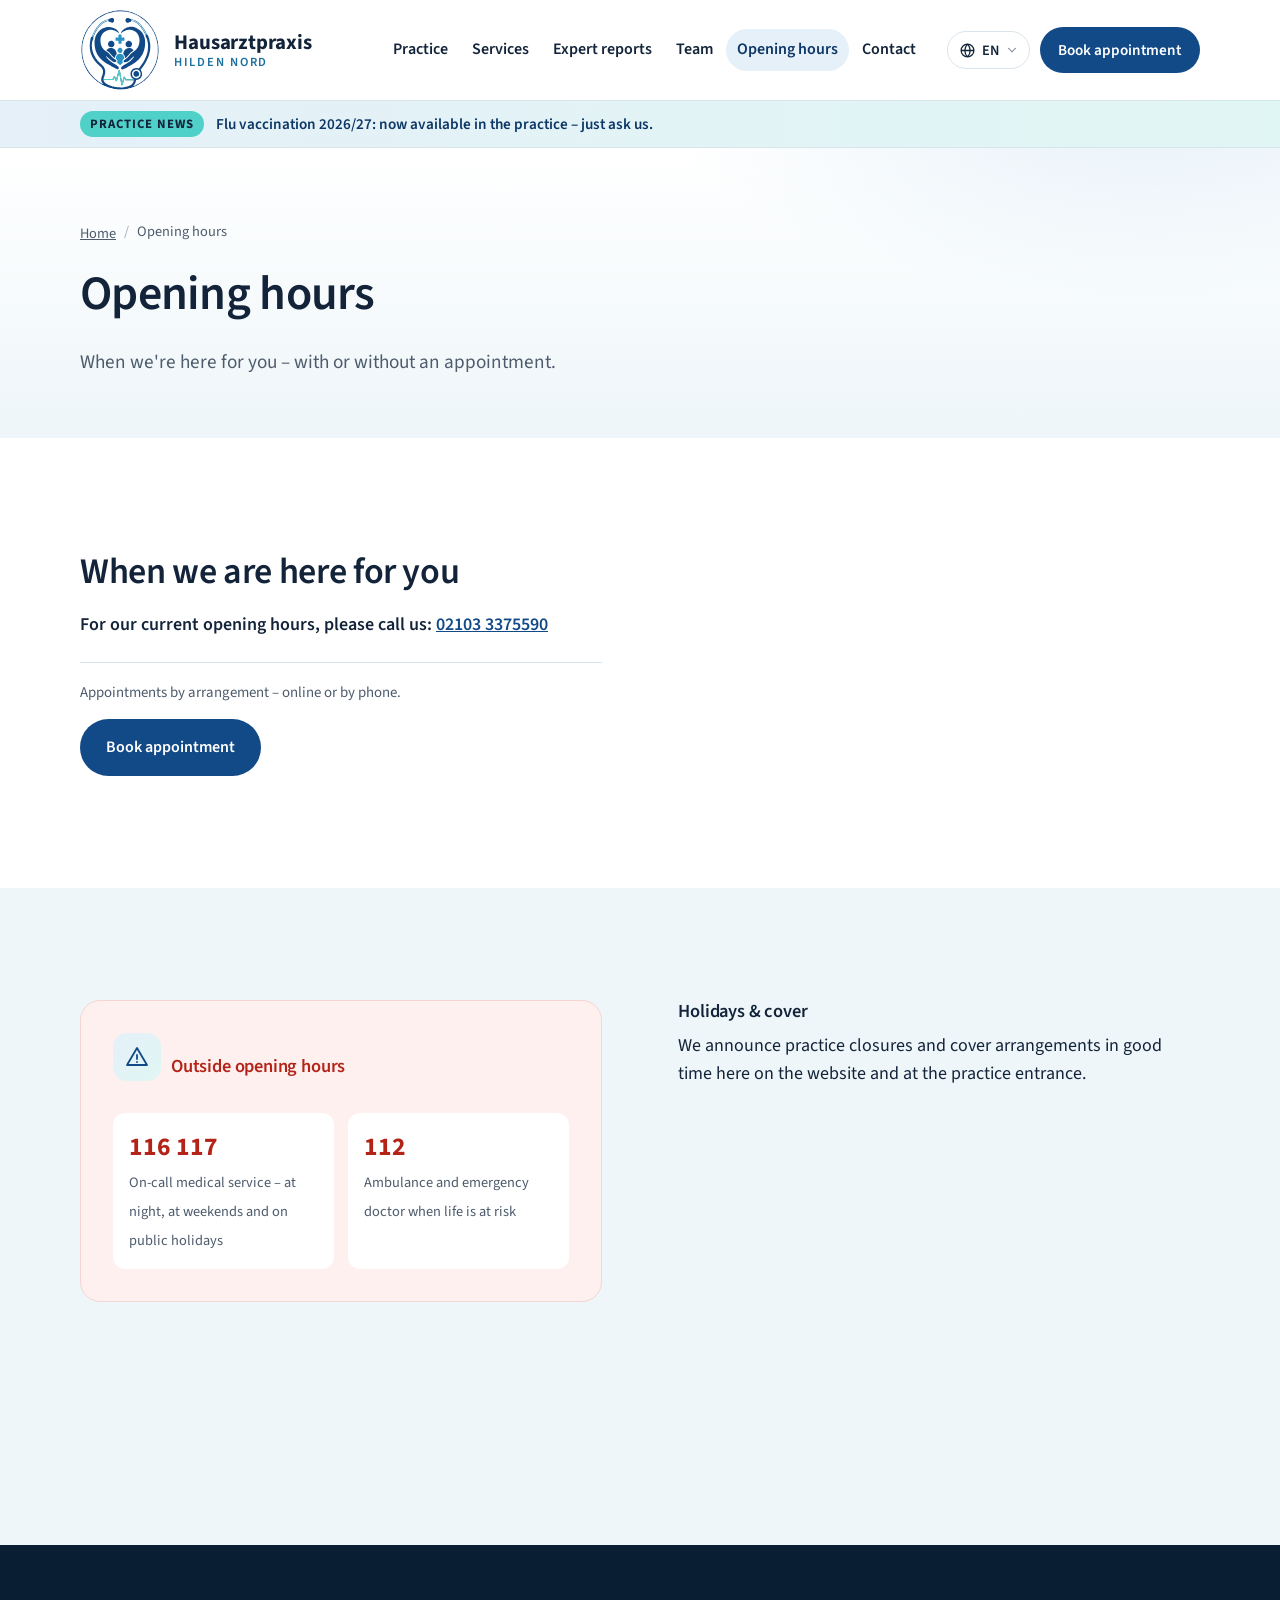
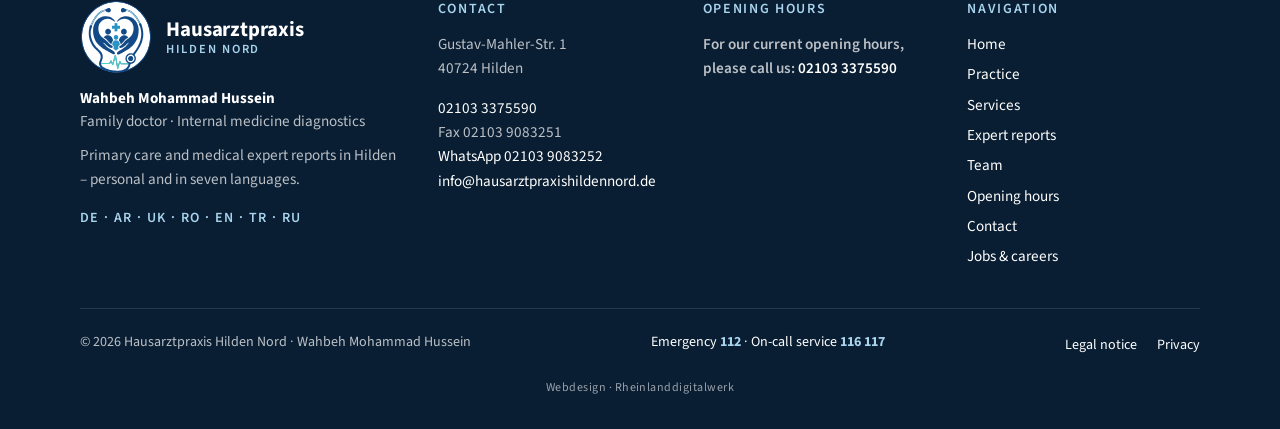
<file: sprechzeiten.html>
<!doctype html>
<html lang="de" dir="ltr">
<head>
  <meta charset="utf-8">
  <meta http-equiv="Content-Security-Policy" content="default-src 'self'; script-src 'self'; style-src 'self'; img-src 'self' data:; font-src 'self'; connect-src 'self'; frame-src 'none'; object-src 'none'; base-uri 'self'; form-action 'none'; upgrade-insecure-requests">
  <meta name="referrer" content="strict-origin-when-cross-origin">
  <meta name="viewport" content="width=device-width, initial-scale=1">
  <title>Sprechzeiten – Hausarztpraxis Hilden Nord</title>
  <meta name="description" data-i18n-attr="content:meta.description" content="Hausarztpraxis in Hilden Nord: hausärztliche Versorgung, Vorsorge, Impfungen und ärztliche Gutachten. Wir sprechen Deutsch, Arabisch, Ukrainisch, Rumänisch, Englisch, Türkisch und Russisch.">
  <meta name="theme-color" content="#124A87">
  <link rel="canonical" href="https://www.hausarztpraxishildennord.de/sprechzeiten.html">
  <meta property="og:type" content="website">
  <meta property="og:site_name" content="Hausarztpraxis Hilden Nord">
  <meta property="og:locale" content="de_DE">
  <meta property="og:title" content="Sprechzeiten – Hausarztpraxis Hilden Nord">
  <meta property="og:description" content="Hausarztpraxis in Hilden Nord: hausärztliche Versorgung, Vorsorge, Impfungen und ärztliche Gutachten. Wir sprechen Deutsch, Arabisch, Ukrainisch, Rumänisch, Englisch, Türkisch und Russisch.">
  <meta property="og:url" content="https://www.hausarztpraxishildennord.de/sprechzeiten.html">
  <meta property="og:image" content="https://www.hausarztpraxishildennord.de/assets/og-image.jpg">
  <meta property="og:image:width" content="1200">
  <meta property="og:image:height" content="630">
  <meta name="twitter:card" content="summary_large_image">
  <link rel="icon" href="/favicon.ico" sizes="48x48">
  <link rel="icon" href="/favicon.svg" type="image/svg+xml">
  <link rel="icon" href="assets/favicon-96.png" type="image/png" sizes="96x96">
  <link rel="icon" href="assets/favicon-192.png" type="image/png" sizes="192x192">
  <link rel="apple-touch-icon" href="assets/apple-touch-icon.png">
  <link rel="preload" href="assets/fonts/source-sans-3-latin-400-normal.woff2" as="font" type="font/woff2" crossorigin>
  <link rel="preload" href="assets/fonts/source-sans-3-latin-700-normal.woff2" as="font" type="font/woff2" crossorigin>
  <link rel="stylesheet" href="css/styles.css">
  <script src="js/config.js"></script>
  <script src="js/lang/de.js"></script>
</head>
<body data-page="sprechzeiten" data-title="page.hours">
  <div id="site-header"></div>
  <script src="js/app.js"></script>

  <main id="main">
    <section class="page-hero">
      <div class="container">
        <nav class="breadcrumb" aria-label="Breadcrumb"><a href="index.html"><span data-i18n="nav.home">Startseite</span></a><span aria-hidden="true">/</span><span data-i18n="nav.hours">Sprechzeiten</span></nav>
        <h1 data-i18n="page.hours">Sprechzeiten</h1>
        <p class="lead" data-i18n="hours.pageLead">Wann wir für Sie da sind – mit und ohne Termin.</p>
      </div>
    </section>

    <section class="section">
      <div class="container split">
        <div>
          <h2 data-i18n="hours.title">Wann wir für Sie da sind</h2>
          <table class="hours"><tbody class="js-hours" data-source="hours"></tbody></table>
          <p class="note" data-i18n="hours.byAppointment">Termine nach Vereinbarung – online oder telefonisch.</p>
          <a class="btn btn-primary js-book" href="kontakt.html" data-i18n="cta.book">Termin buchen</a>
        </div>
        <div class="panel js-acute-section" id="akut">
          <span class="icon" aria-hidden="true"><svg viewBox="0 0 24 24"><circle cx="12" cy="12" r="9"/><path d="M12 7v5l3 2"/></svg></span>
          <h3 data-i18n="acute.title">Akutsprechstunde ohne Termin</h3>
          <p data-i18n="acute.d">Bei akuten Beschwerden können Sie zu diesen Zeiten ohne Termin kommen. Bitte planen Sie etwas Wartezeit ein.</p>
          <table class="hours"><tbody class="js-hours" data-source="acuteHours"></tbody></table>
        </div>
      </div>
    </section>

    <section class="section section-tint">
      <div class="container split">
        <div class="emergency">
          <h3><span class="icon" aria-hidden="true"><svg viewBox="0 0 24 24"><path d="M12 3 2 20h20L12 3Z"/><path d="M12 10v4M12 17h.01"/></svg></span><span data-i18n="emergency.title">Außerhalb der Sprechzeiten</span></h3>
          <div class="emergency-numbers">
            <a href="tel:116117"><b>116 117</b><span data-i18n="emergency.oncall">Ärztlicher Bereitschaftsdienst – nachts, am Wochenende und an Feiertagen</span></a>
            <a href="tel:112"><b>112</b><span data-i18n="emergency.112">Rettungsdienst und Notarzt bei Lebensgefahr</span></a>
          </div>
        </div>
        <div>
          <h3 data-i18n="holidays.title">Urlaub &amp; Vertretung</h3>
          <p data-i18n="holidays.d">Praxisschließungen und Vertretungen geben wir rechtzeitig hier auf der Website und am Praxiseingang bekannt.</p>
          <div class="panel u-mt-22">
            <h3 data-i18n="visit.title">Bitte zum Termin mitbringen</h3>
            <ul class="checklist">
              <li data-i18n="visit.i1">Elektronische Gesundheitskarte (Versichertenkarte)</li>
              <li data-i18n="visit.i2">Medikamentenplan bzw. Ihre aktuellen Medikamente</li>
              <li data-i18n="visit.i3">Vorbefunde und Arztbriefe</li>
              <li data-i18n="visit.i4">Überweisung, falls vorhanden</li>
              <li data-i18n="visit.i5">Impfpass</li>
            </ul>
          </div>
        </div>
      </div>
    </section>
  </main>

  <div id="site-footer"></div>
</body>
</html>
</file>
<file: css/styles.css>
/* Hausarzt Praxis Hilden Nord
   Schriften: Source Sans 3 (Latein, Kyrillisch) und Noto Sans Arabic, lokal eingebunden –
   keine Verbindung zu Google-Servern (DSGVO). */

@font-face { font-family: "Source Sans 3"; font-style: normal; font-weight: 400; font-display: swap; src: url("../assets/fonts/source-sans-3-latin-400-normal.woff2") format("woff2"); unicode-range: U+0000-00FF,U+0131,U+0152-0153,U+02BB-02BC,U+02C6,U+02DA,U+02DC,U+0304,U+0308,U+0329,U+2000-206F,U+20AC,U+2122,U+2191,U+2193,U+2212,U+2215,U+FEFF,U+FFFD; }
@font-face { font-family: "Source Sans 3"; font-style: normal; font-weight: 400; font-display: swap; src: url("../assets/fonts/source-sans-3-latin-ext-400-normal.woff2") format("woff2"); unicode-range: U+0100-02BA,U+02BD-02C5,U+02C7-02CC,U+02CE-02D7,U+02DD-02FF,U+0304,U+0308,U+0329,U+1D00-1DBF,U+1E00-1E9F,U+1EF2-1EFF,U+2020,U+20A0-20AB,U+20AD-20C4,U+2113,U+2C60-2C7F,U+A720-A7FF; }
@font-face { font-family: "Source Sans 3"; font-style: normal; font-weight: 400; font-display: swap; src: url("../assets/fonts/source-sans-3-cyrillic-400-normal.woff2") format("woff2"); unicode-range: U+0301,U+0400-045F,U+0490-0491,U+04B0-04B1,U+2116; }
@font-face { font-family: "Source Sans 3"; font-style: normal; font-weight: 400; font-display: swap; src: url("../assets/fonts/source-sans-3-cyrillic-ext-400-normal.woff2") format("woff2"); unicode-range: U+0460-052F,U+1C80-1C8A,U+20B4,U+2DE0-2DFF,U+A640-A69F,U+FE2E-FE2F; }
@font-face { font-family: "Source Sans 3"; font-style: normal; font-weight: 600; font-display: swap; src: url("../assets/fonts/source-sans-3-latin-600-normal.woff2") format("woff2"); unicode-range: U+0000-00FF,U+0131,U+0152-0153,U+02BB-02BC,U+02C6,U+02DA,U+02DC,U+0304,U+0308,U+0329,U+2000-206F,U+20AC,U+2122,U+2191,U+2193,U+2212,U+2215,U+FEFF,U+FFFD; }
@font-face { font-family: "Source Sans 3"; font-style: normal; font-weight: 600; font-display: swap; src: url("../assets/fonts/source-sans-3-latin-ext-600-normal.woff2") format("woff2"); unicode-range: U+0100-02BA,U+02BD-02C5,U+02C7-02CC,U+02CE-02D7,U+02DD-02FF,U+0304,U+0308,U+0329,U+1D00-1DBF,U+1E00-1E9F,U+1EF2-1EFF,U+2020,U+20A0-20AB,U+20AD-20C4,U+2113,U+2C60-2C7F,U+A720-A7FF; }
@font-face { font-family: "Source Sans 3"; font-style: normal; font-weight: 600; font-display: swap; src: url("../assets/fonts/source-sans-3-cyrillic-600-normal.woff2") format("woff2"); unicode-range: U+0301,U+0400-045F,U+0490-0491,U+04B0-04B1,U+2116; }
@font-face { font-family: "Source Sans 3"; font-style: normal; font-weight: 600; font-display: swap; src: url("../assets/fonts/source-sans-3-cyrillic-ext-600-normal.woff2") format("woff2"); unicode-range: U+0460-052F,U+1C80-1C8A,U+20B4,U+2DE0-2DFF,U+A640-A69F,U+FE2E-FE2F; }
@font-face { font-family: "Source Sans 3"; font-style: normal; font-weight: 700; font-display: swap; src: url("../assets/fonts/source-sans-3-latin-700-normal.woff2") format("woff2"); unicode-range: U+0000-00FF,U+0131,U+0152-0153,U+02BB-02BC,U+02C6,U+02DA,U+02DC,U+0304,U+0308,U+0329,U+2000-206F,U+20AC,U+2122,U+2191,U+2193,U+2212,U+2215,U+FEFF,U+FFFD; }
@font-face { font-family: "Source Sans 3"; font-style: normal; font-weight: 700; font-display: swap; src: url("../assets/fonts/source-sans-3-latin-ext-700-normal.woff2") format("woff2"); unicode-range: U+0100-02BA,U+02BD-02C5,U+02C7-02CC,U+02CE-02D7,U+02DD-02FF,U+0304,U+0308,U+0329,U+1D00-1DBF,U+1E00-1E9F,U+1EF2-1EFF,U+2020,U+20A0-20AB,U+20AD-20C4,U+2113,U+2C60-2C7F,U+A720-A7FF; }
@font-face { font-family: "Source Sans 3"; font-style: normal; font-weight: 700; font-display: swap; src: url("../assets/fonts/source-sans-3-cyrillic-700-normal.woff2") format("woff2"); unicode-range: U+0301,U+0400-045F,U+0490-0491,U+04B0-04B1,U+2116; }
@font-face { font-family: "Source Sans 3"; font-style: normal; font-weight: 700; font-display: swap; src: url("../assets/fonts/source-sans-3-cyrillic-ext-700-normal.woff2") format("woff2"); unicode-range: U+0460-052F,U+1C80-1C8A,U+20B4,U+2DE0-2DFF,U+A640-A69F,U+FE2E-FE2F; }
@font-face { font-family: "Noto Sans Arabic"; font-style: normal; font-weight: 400; font-display: swap; src: url("../assets/fonts/noto-sans-arabic-arabic-400-normal.woff2") format("woff2"); unicode-range: U+0600-06FF,U+0750-077F,U+0870-088E,U+0890-0891,U+0897-08E1,U+08E3-08FF,U+200C-200E,U+2010-2011,U+204F,U+2E41,U+FB50-FDFF,U+FE70-FE74,U+FE76-FEFC,U+102E0-102FB,U+10E60-10E7E,U+10EC2-10EC4,U+10EFC-10EFF,U+1EE00-1EE03,U+1EE05-1EE1F,U+1EE21-1EE22,U+1EE24,U+1EE27,U+1EE29-1EE32,U+1EE34-1EE37,U+1EE39,U+1EE3B,U+1EE42,U+1EE47,U+1EE49,U+1EE4B,U+1EE4D-1EE4F,U+1EE51-1EE52,U+1EE54,U+1EE57,U+1EE59,U+1EE5B,U+1EE5D,U+1EE5F,U+1EE61-1EE62,U+1EE64,U+1EE67-1EE6A,U+1EE6C-1EE72,U+1EE74-1EE77,U+1EE79-1EE7C,U+1EE7E,U+1EE80-1EE89,U+1EE8B-1EE9B,U+1EEA1-1EEA3,U+1EEA5-1EEA9,U+1EEAB-1EEBB,U+1EEF0-1EEF1; }
@font-face { font-family: "Noto Sans Arabic"; font-style: normal; font-weight: 600; font-display: swap; src: url("../assets/fonts/noto-sans-arabic-arabic-600-normal.woff2") format("woff2"); unicode-range: U+0600-06FF,U+0750-077F,U+0870-088E,U+0890-0891,U+0897-08E1,U+08E3-08FF,U+200C-200E,U+2010-2011,U+204F,U+2E41,U+FB50-FDFF,U+FE70-FE74,U+FE76-FEFC,U+102E0-102FB,U+10E60-10E7E,U+10EC2-10EC4,U+10EFC-10EFF,U+1EE00-1EE03,U+1EE05-1EE1F,U+1EE21-1EE22,U+1EE24,U+1EE27,U+1EE29-1EE32,U+1EE34-1EE37,U+1EE39,U+1EE3B,U+1EE42,U+1EE47,U+1EE49,U+1EE4B,U+1EE4D-1EE4F,U+1EE51-1EE52,U+1EE54,U+1EE57,U+1EE59,U+1EE5B,U+1EE5D,U+1EE5F,U+1EE61-1EE62,U+1EE64,U+1EE67-1EE6A,U+1EE6C-1EE72,U+1EE74-1EE77,U+1EE79-1EE7C,U+1EE7E,U+1EE80-1EE89,U+1EE8B-1EE9B,U+1EEA1-1EEA3,U+1EEA5-1EEA9,U+1EEAB-1EEBB,U+1EEF0-1EEF1; }
@font-face { font-family: "Noto Sans Arabic"; font-style: normal; font-weight: 700; font-display: swap; src: url("../assets/fonts/noto-sans-arabic-arabic-700-normal.woff2") format("woff2"); unicode-range: U+0600-06FF,U+0750-077F,U+0870-088E,U+0890-0891,U+0897-08E1,U+08E3-08FF,U+200C-200E,U+2010-2011,U+204F,U+2E41,U+FB50-FDFF,U+FE70-FE74,U+FE76-FEFC,U+102E0-102FB,U+10E60-10E7E,U+10EC2-10EC4,U+10EFC-10EFF,U+1EE00-1EE03,U+1EE05-1EE1F,U+1EE21-1EE22,U+1EE24,U+1EE27,U+1EE29-1EE32,U+1EE34-1EE37,U+1EE39,U+1EE3B,U+1EE42,U+1EE47,U+1EE49,U+1EE4B,U+1EE4D-1EE4F,U+1EE51-1EE52,U+1EE54,U+1EE57,U+1EE59,U+1EE5B,U+1EE5D,U+1EE5F,U+1EE61-1EE62,U+1EE64,U+1EE67-1EE6A,U+1EE6C-1EE72,U+1EE74-1EE77,U+1EE79-1EE7C,U+1EE7E,U+1EE80-1EE89,U+1EE8B-1EE9B,U+1EEA1-1EEA3,U+1EEA5-1EEA9,U+1EEAB-1EEBB,U+1EEF0-1EEF1; }

/* Ersatzschrift mit angeglichenen Maßen: Text springt nicht, wenn Source Sans 3 nachlädt (CLS) */
@font-face { font-family: "Source Sans 3 Fallback"; src: local("Arial"), local("Liberation Sans"), local("Helvetica"); size-adjust: 93%; ascent-override: 110%; descent-override: 43%; line-gap-override: 0%; }

:root {
  /* Palette 6 „Logo-Farben“ (ui-ux-pro-max: Medical Clinic – Blau/Türkis, kühler heller Grund, Grün nur für Status).
     Aus dem Logo: Navy #124A87 (Hände, Ring), Himmelblau #2A93C6 (Familie, Kreuz), Türkis #4FD1C9 (EKG).
     Himmelblau und Türkis in Logo-Stärke nur als Schmuck (Linien, Symbole, Fokusring ≥ 3:1);
     als Text die dunkleren Stufen --sky-text (5:1) und --teal-text. Navy auf Weiß: 8,9:1. */
  --ink: #13243A;
  --ink-soft: #4D5B6C;
  --primary: #124A87;
  --primary-dark: #0C3766;
  --primary-soft: #E5F0F8;
  --primary-softer: #CFE3F2;
  --sky: #2A93C6;
  --sky-text: #1B6F9E;
  --teal: #4FD1C9;
  --teal-text: #0B6F69;
  --teal-soft: #E0F6F4;
  --on-dark: #A8D4EE;
  --footer: #0A1E33;
  --accent: #4FD1C9;
  --accent-hover: #74DDD6;
  --sand: #EEF6F9;
  --line: #D9E5EC;
  --white: #ffffff;
  --radius: 20px;
  --radius-sm: 12px;
  --shadow: 0 10px 30px rgba(31, 42, 55, 0.08);
  --font: "Source Sans 3", "Source Sans 3 Fallback", "Noto Sans Arabic", -apple-system, BlinkMacSystemFont, "Segoe UI", Roboto, Arial, sans-serif;
  --container: 1160px;
}

/* Alternative Farbpaletten (Vorschau: ?palette=1 … ?palette=5). Gewählt ist Palette 6 („Logo-Farben“) = :root oben;
   5 ist die frühere Wahl „Ozeanblau & Sand“. */
:root[data-palette="5"] { --ink: #1F2A37; --ink-soft: #5B6573; --primary: #2563A8; --primary-dark: #1B4C82; --primary-soft: #E8EFF7; --primary-softer: #D3E1F0; --sky: #2563A8; --sky-text: #2563A8; --teal: #2563A8; --teal-text: #1B4C82; --teal-soft: #E8EFF7; --on-dark: #A9C8EA; --footer: #18212C; --accent: #C8A97E; --accent-hover: #D4B993; --sand: #F7F4EE; --line: #E6E1D8; }
:root[data-palette="1"] { --ink: #0F2236; --ink-soft: #4A5D70; --primary: #1A6FB5; --primary-dark: #11528A; --primary-soft: #E6F0FA; --primary-softer: #D4E5F6; --on-dark: #9CC8F0; --footer: #0B1A2A; --accent: #e98a4f; --accent-hover: #f29d67; --sand: #F3F6FA; --line: #DFE6EE; }
:root[data-palette="2"] { --ink: #0A1F33; --ink-soft: #4B5B6B; --primary: #0B4F8A; --primary-dark: #083B68; --primary-soft: #E3EEF8; --primary-softer: #CCE0F2; --on-dark: #7CC4EE; --footer: #071726; --accent: #3BA7E0; --accent-hover: #5DB8E8; --sand: #F4F7FA; --line: #DCE4EC; }
:root[data-palette="3"] { --ink: #0B2530; --ink-soft: #4A6069; --primary: #0E7490; --primary-dark: #0A5669; --primary-soft: #E0F2F7; --primary-softer: #C8E7EF; --on-dark: #86D3E6; --footer: #081B23; --accent: #F2B544; --accent-hover: #F5C366; --sand: #F2F8FA; --line: #DAE7EB; }
:root[data-palette="4"] { --ink: #1B1F3B; --ink-soft: #555A77; --primary: #4F5BD5; --primary-dark: #3A44A8; --primary-soft: #ECEEFC; --primary-softer: #DCE0FA; --on-dark: #AEB5F5; --footer: #13162B; --accent: #F28C8C; --accent-hover: #F5A3A3; --sand: #F6F6FB; --line: #E2E3F0; }

:root[lang="ar"] { --font: "Noto Sans Arabic", "Source Sans 3", Tahoma, Arial, sans-serif; }

*, *::before, *::after { box-sizing: border-box; }

.i18n-pending body { visibility: hidden; }
html { scroll-behavior: smooth; scroll-padding-top: 116px; -webkit-text-size-adjust: 100%; }
@media (prefers-reduced-motion: reduce) { html { scroll-behavior: auto; } }

body {
  margin: 0;
  font-family: var(--font);
  font-size: 1.125rem;
  line-height: 1.6;
  color: var(--ink);
  background: var(--white);
}

[dir="rtl"] body { line-height: 1.75; }

img { max-width: 100%; display: block; }
a { color: var(--primary); }
a, button { touch-action: manipulation; }
h1, h2, h3 { line-height: 1.2; margin: 0 0 .5em; letter-spacing: -0.01em; text-wrap: balance; }
h1 { font-size: clamp(2.1rem, 4.4vw, 3.3rem); font-weight: 600; letter-spacing: -0.015em; }
h2 { font-size: clamp(1.65rem, 3vw, 2.25rem); font-weight: 600; }
h3 { font-size: 1.15rem; font-weight: 600; }
p { margin: 0 0 1em; }

.container { width: 100%; max-width: var(--container); margin-inline: auto; padding-inline: 20px; }
.narrow { max-width: 820px; }

.sr-only {
  position: absolute; width: 1px; height: 1px; padding: 0; margin: -1px;
  overflow: hidden; clip: rect(0 0 0 0); white-space: nowrap; border: 0;
}

.skip-link {
  position: absolute; inset-inline-start: 12px; top: -60px; z-index: 100;
  background: var(--ink); color: var(--white); padding: 10px 16px; border-radius: 8px;
}
.skip-link:focus { top: 12px; }

:focus-visible { outline: 3px solid var(--sky); outline-offset: 3px; border-radius: 6px; }
.section-dark :focus-visible, .site-footer :focus-visible { outline-color: var(--on-dark); }

/* ---- Buttons ---- */

.btn {
  display: inline-flex; align-items: center; justify-content: center; gap: .5em;
  padding: .85em 1.5em; border-radius: 999px; border: 2px solid transparent;
  font: inherit; font-weight: 600; font-size: 1rem; text-decoration: none; cursor: pointer;
  transition: background-color .2s, color .2s, border-color .2s, transform .2s;
  white-space: nowrap;
}
.btn:hover { transform: translateY(-1px); }
.btn:active { transform: scale(.98); transition-duration: .1s; }
.btn-sm { padding: .55em 1.1em; font-size: .95rem; }
.btn-block { width: 100%; }
.btn-primary { background: var(--primary); color: var(--white); }
.btn-primary:hover { background: var(--primary-dark); }
.btn-ghost { background: var(--white); color: var(--ink); border-color: var(--line); }
.btn-ghost:hover { border-color: var(--primary); color: var(--primary); }
.btn-light { background: var(--primary-soft); color: var(--primary-dark); }
.btn-light:hover { background: var(--primary-softer); }
.btn-accent { background: var(--accent); color: var(--ink); }
.btn-accent:hover { background: var(--accent-hover); }
.btn-outline-light { color: var(--white); border-color: rgba(255,255,255,.45); }
.btn-outline-light:hover { border-color: var(--white); }

/* ---- Header ---- */

.site-header {
  position: sticky; top: 0; z-index: 50;
  background: rgba(255, 255, 255, .92);
  backdrop-filter: saturate(1.4) blur(10px);
  -webkit-backdrop-filter: saturate(1.4) blur(10px);
  border-bottom: 1px solid var(--line);
}
.header-inner { display: flex; align-items: center; gap: 20px; min-height: 100px; }

.brand { display: inline-flex; align-items: center; gap: 14px; text-decoration: none; color: var(--ink); flex-shrink: 0; }
.brand-text { display: flex; flex-direction: column; line-height: 1.15; }
.brand-text strong { font-size: 1.3rem; font-weight: 700; letter-spacing: -0.005em; }
.brand-text span { font-size: .78rem; letter-spacing: .14em; text-transform: uppercase; color: var(--sky-text); font-weight: 600; }

.main-nav { display: flex; gap: 2px; margin-inline-start: auto; }
.nav-extra { display: none; }
.main-nav a {
  color: var(--ink); text-decoration: none; font-weight: 600; font-size: 1rem; white-space: nowrap;
  padding: 8px 11px; border-radius: 999px;
}
.main-nav a:hover { background: var(--primary-soft); color: var(--primary-dark); }
/* Ukrainisch hat die längsten Menüwörter: etwas enger, damit alles in eine Zeile passt */
:root[lang="uk"] .main-nav a { padding-inline: 7px; font-size: .95rem; }
.main-nav a[aria-current="page"] { background: var(--primary-soft); color: var(--primary-dark); }

.header-tools { display: flex; align-items: center; gap: 10px; }

.status-chip {
  display: inline-flex; align-items: center; gap: 7px; height: 38px; padding: 0 13px; border-radius: 999px;
  border: 1px solid var(--line); color: var(--ink-soft); text-decoration: none; font-size: .9rem; font-weight: 600; white-space: nowrap;
}
.status-chip:hover { border-color: var(--primary); color: var(--primary-dark); }
.status-chip.is-open { color: var(--primary-dark); }
.status-dot { width: 8px; height: 8px; border-radius: 50%; background: #D97706; flex-shrink: 0; }
.status-dot.is-open { background: #22A06B; box-shadow: 0 0 0 3px rgba(34, 160, 107, .18); }

.lang-menu { position: relative; }
.lang-btn {
  display: inline-flex; align-items: center; gap: 6px; height: 38px; padding: 0 10px 0 11px; border-radius: 999px;
  border: 1px solid var(--line); background: var(--white); color: var(--ink); font: 600 .9rem var(--font); cursor: pointer;
}
.lang-btn:hover, .lang-btn[aria-expanded="true"] { border-color: var(--primary); color: var(--primary-dark); }
.lang-btn svg:last-of-type { opacity: .6; transition: transform .2s; }
.lang-btn[aria-expanded="true"] svg:last-of-type { transform: rotate(180deg); }
.lang-list {
  position: absolute; top: calc(100% + 8px); inset-inline-end: 0; z-index: 60; min-width: 190px;
  margin: 0; padding: 6px; list-style: none; background: var(--white); border: 1px solid var(--line);
  border-radius: var(--radius-sm); box-shadow: var(--shadow);
}
.lang-list button {
  display: flex; align-items: center; gap: 10px; width: 100%; padding: 9px 10px; border: 0; border-radius: 8px;
  background: none; color: var(--ink); font: 500 1rem var(--font); text-align: start; cursor: pointer;
}
.lang-list button:hover, .lang-list button:focus-visible { background: var(--primary-soft); }
.lang-list button[aria-checked="true"] { color: var(--primary-dark); font-weight: 700; }
.lang-list .lang-code {
  display: inline-grid; place-items: center; width: 30px; height: 22px; border-radius: 6px;
  background: var(--sand); color: var(--primary-dark); font-size: .72rem; font-weight: 700; letter-spacing: .04em;
}
.lang-list button[aria-checked="true"] .lang-code { background: var(--primary); color: var(--white); }

.nav-toggle {
  display: none; width: 44px; height: 44px; border: 1px solid var(--line); border-radius: 12px;
  background: var(--white); cursor: pointer; flex-direction: column; justify-content: center; align-items: center; gap: 4px;
}
.nav-toggle .bar { display: block; width: 18px; height: 2px; background: var(--ink); border-radius: 2px; transition: transform .2s, opacity .2s; }
.nav-open .nav-toggle .bar:nth-child(2) { transform: translateY(6px) rotate(45deg); }
.nav-open .nav-toggle .bar:nth-child(3) { opacity: 0; }
.nav-open .nav-toggle .bar:nth-child(4) { transform: translateY(-6px) rotate(-45deg); }

/* ---- Hero ---- */

.hero {
  background:
    radial-gradient(900px 400px at 85% -10%, var(--primary-soft), transparent 70%),
    linear-gradient(180deg, var(--white), var(--sand));
  padding-block: clamp(48px, 8vw, 96px);
}
[dir="rtl"] .hero {
  background:
    radial-gradient(900px 400px at 15% -10%, var(--primary-soft), transparent 70%),
    linear-gradient(180deg, var(--white), var(--sand));
}
.hero-grid { display: grid; grid-template-columns: minmax(0, 620px); gap: clamp(32px, 5vw, 72px); align-items: center; }

.eyebrow {
  display: inline-block; margin-bottom: 14px; font-size: .875rem; font-weight: 700;
  letter-spacing: .12em; text-transform: uppercase; color: var(--sky-text);
}
[dir="rtl"] .eyebrow { letter-spacing: 0; font-size: .95rem; }
.lead { font-size: 1.2rem; color: var(--ink-soft); max-width: 40em; }

.hero-cta { display: flex; flex-wrap: wrap; gap: 12px; margin: 28px 0; }

.badges { list-style: none; padding: 0; margin: 0; display: flex; flex-wrap: wrap; gap: 10px; }
.badges { gap: 10px 26px; }
.badges li { display: inline-flex; align-items: center; gap: 9px; font-size: .97rem; font-weight: 600; color: var(--ink); }
.badges .dot { position: relative; flex-shrink: 0; width: 22px; height: 22px; border-radius: 50%; background: var(--teal-soft); }
.badges .dot::after {
  content: ""; position: absolute; inset: 3px; background: var(--primary);
  -webkit-mask: url("data:image/svg+xml,%3Csvg xmlns='http://www.w3.org/2000/svg' viewBox='0 0 24 24'%3E%3Cpath d='m7 12.5 3 3 7-7' fill='none' stroke='black' stroke-width='2.6' stroke-linecap='round' stroke-linejoin='round'/%3E%3C/svg%3E") center / contain no-repeat;
          mask: url("data:image/svg+xml,%3Csvg xmlns='http://www.w3.org/2000/svg' viewBox='0 0 24 24'%3E%3Cpath d='m7 12.5 3 3 7-7' fill='none' stroke='black' stroke-width='2.6' stroke-linecap='round' stroke-linejoin='round'/%3E%3C/svg%3E") center / contain no-repeat;
}

.status {
  align-self: flex-start; font-size: .875rem; font-weight: 700; padding: 4px 12px; border-radius: 999px;
  background: #fbe9df; color: #9a4a1b; white-space: nowrap;
}
.status.is-open { background: var(--primary-soft); color: var(--primary-dark); }
.status::before { content: ""; display: inline-block; width: 7px; height: 7px; border-radius: 50%; background: currentColor; margin-inline-end: 7px; vertical-align: middle; }
.status-detail { margin: 0; color: var(--primary-dark); font-weight: 600; }
.status-detail:empty { display: none; }

/* 3D-Emblem (Blender-Rendering, dreht sich) */
.hero-visual { display: grid; place-items: center; }

/* Startbereich: Arztfoto als weichgezeichneter Hintergrund, darüber ein heller Schleier für gut lesbaren Text.
   Fehlt das Foto, bleibt der helle Verlauf von .hero sichtbar. */
.hero { position: relative; isolation: isolate; overflow: hidden; }
.hero-bg {
  position: absolute; inset: -40px; z-index: -2;
  background: url("../assets/photos/hero-arzt.jpg") 50% 25% / cover no-repeat;
  animation: hero-drift 24s ease-in-out infinite alternate;
}
/* Im Foto steht der Arzt links. Bei Text links (LTR) gespiegelt, damit er auf der freien rechten Seite erscheint. */
[dir="ltr"] .hero-bg { transform: scaleX(-1); }
/* Unschärfe als Verlauf: kräftig hinter dem Text, zum Arzt hin ausgeblendet. Die Ebene liegt im (ggf. gespiegelten)
   .hero-bg, darum zeigt der Verlauf in Element-Richtung „to left“ – auf dem Bildschirm immer zur Textseite. */
.hero-bg::after {
  content: ""; position: absolute; inset: 0; background: inherit; filter: blur(16px);
  -webkit-mask-image: linear-gradient(to left, #000 0%, #000 42%, transparent 68%); mask-image: linear-gradient(to left, #000 0%, #000 42%, transparent 68%);
}
.hero::before {
  content: ""; position: absolute; inset: 0; z-index: -1;
  background: linear-gradient(100deg, rgba(255, 255, 255, .9) 0%, rgba(255, 255, 255, .82) 45%, rgba(255, 255, 255, .25) 66%, rgba(255, 255, 255, 0) 85%);
}
[dir="rtl"] .hero::before { background: linear-gradient(260deg, rgba(255, 255, 255, .9) 0%, rgba(255, 255, 255, .82) 45%, rgba(255, 255, 255, .25) 66%, rgba(255, 255, 255, 0) 85%); }

/* Lichtstreifen über dem Logo im Kopf */
.logo-shine {
  position: relative; display: block; flex-shrink: 0;
  -webkit-mask: url("../assets/logo-praxis.svg") center / contain no-repeat; mask: url("../assets/logo-praxis.svg") center / contain no-repeat;
}
.logo-shine img { display: block; animation: logo-glow 6s ease-in-out 1s infinite; }
.logo-shine::after {
  content: ""; position: absolute; inset: 0;
  background: linear-gradient(115deg, transparent 35%, rgba(255, 255, 255, .95) 50%, transparent 65%) no-repeat;
  background-size: 300% 100%; background-position: 150% 0; mix-blend-mode: screen;
  animation: logo-shine 6s ease-in-out 1s infinite;
}
@keyframes hero-drift { from { scale: 1; } to { scale: 1.08; translate: -1.5% 0; } }
@keyframes logo-shine { 0% { background-position: 150% 0; } 45%, 100% { background-position: -50% 0; } }
@keyframes logo-glow { 0%, 100% { filter: none; } 25% { filter: brightness(1.12) saturate(1.2); } }
@media (prefers-reduced-motion: reduce) {
  .hero-bg, .logo-shine img, .logo-shine::after, .hero-ecg path { animation: none; }
  .hero-ecg path { stroke-dashoffset: 0; }
}

/* Heute-Leiste unter dem Hero */
.today-strip {
  display: flex; flex-wrap: wrap; align-items: center; gap: 10px 26px; margin-top: clamp(28px, 4vw, 44px);
  padding: 16px 24px; background: var(--white); border: 1px solid var(--line); border-radius: var(--radius); box-shadow: var(--shadow);
}
.today-strip p { margin: 0; }
.today-main { font-variant-numeric: tabular-nums; }
.today-main strong { font-weight: 700; margin-inline-end: 6px; }
.today-main span { font-weight: 600; }
.today-acute { color: var(--ink-soft); }
.today-acute b { color: var(--ink); font-variant-numeric: tabular-nums; }
.today-strip .link-arrow { margin-inline-start: auto; font-weight: 700; color: var(--primary); text-decoration: none; }
.today-strip .link-arrow:hover { text-decoration: underline; }

/* ---- Sections ---- */

.section { padding-block: clamp(64px, 9vw, 112px); }
.section-tint { background: var(--sand); }
.section-dark { background: var(--footer) linear-gradient(135deg, var(--footer), var(--primary-dark)); color: var(--white); }
.section-dark .eyebrow { color: var(--on-dark); }
.section-dark .lead { color: rgba(255, 255, 255, .78); }
.section-head { max-width: 720px; margin-bottom: 44px; }

.cards { display: grid; grid-template-columns: repeat(4, 1fr); gap: 18px; }
.card {
  background: var(--white); border: 1px solid var(--line); border-radius: var(--radius);
  padding: 26px; transition: box-shadow .2s, transform .2s, border-color .2s;
}
.card:hover { box-shadow: var(--shadow); transform: translateY(-2px); border-color: transparent; }
a.card { display: block; color: inherit; text-decoration: none; }
.card .more { display: inline-block; margin-top: 14px; font-weight: 600; color: var(--primary); font-size: .95rem; }
.card .more::after, .link-arrow::after { content: " →"; }
[dir="rtl"] .card .more::after, [dir="rtl"] .link-arrow::after { content: " ←"; }
.cards-3 { grid-template-columns: repeat(3, 1fr); }
.card p { color: var(--ink-soft); font-size: .98rem; margin: 0; }
.card-highlight { background: var(--primary-soft); border-color: transparent; }
.icon {
  display: inline-grid; place-items: center; width: 48px; height: 48px; border-radius: 14px;
  background: linear-gradient(135deg, var(--primary-soft), var(--teal-soft)); color: var(--primary); margin-bottom: 18px;
}
.card-highlight .icon { background: var(--white); }
.icon svg { width: 24px; height: 24px; fill: none; stroke: currentColor; stroke-width: 1.8; stroke-linecap: round; stroke-linejoin: round; }

.split { display: grid; grid-template-columns: 1fr 1fr; gap: clamp(32px, 6vw, 80px); align-items: start; }

.panel { background: var(--white); border-radius: var(--radius); padding: clamp(24px, 3.5vw, 36px); box-shadow: var(--shadow); }
.panel h3 { margin-bottom: 18px; }

.checklist { list-style: none; padding: 0; margin: 0 0 8px; display: grid; gap: 14px; }
.checklist li { position: relative; padding-inline-start: 34px; }
.checklist li::before {
  content: ""; position: absolute; inset-inline-start: 0; top: .2em; width: 22px; height: 22px; border-radius: 50%;
  background: var(--teal-soft);
}
.checklist li::after {
  content: ""; position: absolute; inset-inline-start: 3px; top: calc(.2em + 3px); width: 16px; height: 16px; background: var(--primary);
  -webkit-mask: url("data:image/svg+xml,%3Csvg xmlns='http://www.w3.org/2000/svg' viewBox='0 0 24 24'%3E%3Cpath d='m7 12.5 3 3 7-7' fill='none' stroke='black' stroke-width='2.6' stroke-linecap='round' stroke-linejoin='round'/%3E%3C/svg%3E") center / contain no-repeat;
          mask: url("data:image/svg+xml,%3Csvg xmlns='http://www.w3.org/2000/svg' viewBox='0 0 24 24'%3E%3Cpath d='m7 12.5 3 3 7-7' fill='none' stroke='black' stroke-width='2.6' stroke-linecap='round' stroke-linejoin='round'/%3E%3C/svg%3E") center / contain no-repeat;
}
.note { font-size: .93rem; color: var(--ink-soft); margin-top: 22px; padding-top: 18px; border-top: 1px solid var(--line); }

/* ---- Doctor ---- */

.doctor { display: grid; grid-template-columns: 360px 1fr; gap: clamp(32px, 6vw, 80px); align-items: center; }
.doctor-photo {
  aspect-ratio: 4 / 5; border-radius: 28px; overflow: hidden;
  background: linear-gradient(160deg, var(--primary-soft), var(--primary-softer));
  display: grid; place-items: center;
}
.doctor-photo img { width: 100%; height: 100%; object-fit: cover; }
.doctor-photo span { font-size: 5rem; font-weight: 700; color: var(--primary); opacity: .55; letter-spacing: .04em; }
.role { color: var(--primary); font-weight: 600; margin-top: -6px; }
.langs-title { margin-top: 28px; }
.langs { list-style: none; padding: 0; margin: 0; display: flex; flex-wrap: wrap; gap: 10px; }
.langs li {
  display: inline-flex; align-items: center; gap: 8px; padding: 6px 14px 6px 6px; border-radius: 999px;
  background: var(--sand); font-weight: 600;
}
[dir="rtl"] .langs li { padding: 6px 6px 6px 14px; }
.langs .code {
  display: inline-grid; place-items: center; width: 32px; height: 32px; border-radius: 50%;
  background: var(--white); color: var(--primary); font-size: .75rem; font-weight: 700;
}

/* ---- Hours ---- */

.hours { width: 100%; border-collapse: collapse; margin-top: 8px; font-variant-numeric: tabular-nums; }
.hours th, .hours td { text-align: start; padding: 12px 0; border-bottom: 1px solid var(--line); vertical-align: top; }
.hours th { font-weight: 600; width: 42%; }
.hours td span { display: inline-block; margin-inline-end: 18px; }
.hours td.closed { color: var(--ink-soft); }
.hours tr.is-today th, .hours tr.is-today td { color: var(--primary-dark); font-weight: 700; }
.hours tr.is-today th::after {
  content: ""; display: inline-block; width: 7px; height: 7px; border-radius: 50%;
  background: var(--accent); margin-inline-start: 8px; vertical-align: middle;
}

/* ---- FAQ ---- */

.faq { display: grid; gap: 12px; }
.faq details { border: 1px solid var(--line); border-radius: var(--radius-sm); background: var(--white); }
.faq details[open] { border-color: var(--primary); }
.faq summary {
  cursor: pointer; list-style: none; padding: 18px 22px; font-weight: 600;
  display: flex; justify-content: space-between; align-items: center; gap: 16px;
}
.faq summary::-webkit-details-marker { display: none; }
.faq summary::after {
  content: "+"; flex-shrink: 0; width: 28px; height: 28px; border-radius: 50%;
  display: grid; place-items: center; background: var(--primary-soft); color: var(--primary); font-size: 1.2rem; font-weight: 500;
}
.faq details[open] summary::after { content: "–"; }
.faq details p { padding: 0 22px 20px; margin: 0; color: var(--ink-soft); }

/* ---- Contact ---- */

.contact-list { margin: 0; display: grid; gap: 4px; background: rgba(255, 255, 255, .06); border-radius: var(--radius); padding: 10px 28px; }
.contact-list > div { padding: 16px 0; border-bottom: 1px solid rgba(255, 255, 255, .12); }
.contact-list > div:last-child { border-bottom: 0; }
.contact-list dt { font-size: .875rem; text-transform: uppercase; letter-spacing: .1em; color: var(--on-dark); font-weight: 600; }
[dir="rtl"] .contact-list dt { letter-spacing: 0; font-size: .9rem; }
.contact-list dd { margin: 4px 0 0; font-size: 1.1rem; font-weight: 600; }
.contact-list a { color: var(--white); text-decoration: none; }
.contact-list a:hover { text-decoration: underline; }
.contact-list [hidden] { display: none; }

/* ---- Notices ---- */

.notices { background: linear-gradient(90deg, var(--primary-soft), var(--teal-soft)); border-bottom: 1px solid var(--line); }
.notice { display: flex; align-items: center; gap: 12px; margin-block: 0; padding-block: 10px; font-size: .95rem; font-weight: 600; color: var(--primary-dark); }
.notice-label {
  flex-shrink: 0; font-size: .8rem; font-weight: 700; text-transform: uppercase; letter-spacing: .08em;
  background: var(--accent); color: var(--ink); padding: 3px 10px; border-radius: 999px;
}
[dir="rtl"] .notice-label { letter-spacing: 0; }

/* ---- Sub page hero ---- */

.page-hero {
  background:
    radial-gradient(700px 300px at 90% -20%, var(--primary-soft), transparent 70%),
    linear-gradient(180deg, var(--white), var(--sand));
  padding-block: clamp(36px, 6vw, 72px) clamp(36px, 5vw, 60px);
}
[dir="rtl"] .page-hero {
  background:
    radial-gradient(700px 300px at 10% -20%, var(--primary-soft), transparent 70%),
    linear-gradient(180deg, var(--white), var(--sand));
}
.page-hero h1 { font-size: clamp(2rem, 4.2vw, 3rem); }
.page-hero .lead { margin-bottom: 0; }
.page-hero-grid { display: grid; grid-template-columns: 1.3fr 1fr; gap: clamp(28px, 5vw, 64px); align-items: center; }
.breadcrumb { display: flex; gap: 8px; font-size: .9rem; color: var(--ink-soft); margin-bottom: 18px; }
.breadcrumb a { color: var(--ink-soft); display: inline-block; padding-block: 2px; }
.breadcrumb span[aria-hidden] { opacity: .5; }

/* ---- Patient guide ("Ihr Anliegen") ---- */

.routes { display: grid; grid-template-columns: repeat(5, 1fr); gap: 14px; }
.route {
  display: flex; flex-direction: column; gap: 6px; padding: 22px; border-radius: var(--radius);
  background: var(--white); border: 1px solid var(--line); color: var(--ink); text-decoration: none;
  transition: box-shadow .2s, transform .2s, border-color .2s;
}
.route:hover { box-shadow: var(--shadow); transform: translateY(-2px); border-color: transparent; }
.route .icon { margin-bottom: 8px; }
.route h3 { margin: 0; font-size: 1.08rem; }
.route p { margin: 0; color: var(--ink-soft); font-size: .93rem; flex: 1; }
.route .link-arrow { margin-top: 10px; font-weight: 600; font-size: .93rem; color: var(--primary); }
.route-emergency { background: #FDF0EF; border-color: #F6D5D2; }
.route-emergency .icon { background: #FBE0DD; color: #B42318; }
.route-emergency .link-arrow { color: #B42318; }
.route-emergency .link-arrow::after { content: ""; }

/* ---- Greetings ---- */

/* 7 Grüße: Desktop 4 + 3 zentriert, kleiner jeweils zwei pro Reihe, der letzte allein über die volle Breite */
.greetings { display: flex; flex-wrap: wrap; justify-content: center; gap: 14px; margin-top: 36px; }
.greetings .greeting { flex: 1 1 240px; max-width: 280px; }
.greeting { background: var(--white); border-radius: var(--radius); padding: 22px 18px; text-align: center; border: 1px solid var(--line); }
.greeting b { display: block; font-size: 1.35rem; color: var(--primary-dark); line-height: 1.3; }
.greeting span { display: block; margin-top: 6px; font-size: .85rem; color: var(--ink-soft); font-weight: 600; }

/* ---- Photo slots ---- */

.photo {
  position: relative; overflow: hidden; border-radius: var(--radius); aspect-ratio: 4 / 3;
  background:
    radial-gradient(120% 90% at 85% 0%, rgba(255, 255, 255, .7), transparent 60%),
    linear-gradient(160deg, var(--primary-soft), var(--primary-softer));
  display: grid; place-items: center; margin: 0;
}
.photo:not(.has-img)::before {
  content: ""; width: min(36%, 150px); aspect-ratio: 1; background: var(--primary-dark); opacity: .13;
  -webkit-mask: url("../assets/logo-mono.png") center / contain no-repeat;
          mask: url("../assets/logo-mono.png") center / contain no-repeat;
}
.photo img { position: absolute; inset: 0; width: 100%; height: 100%; object-fit: cover; }
.photo-portrait { aspect-ratio: 4 / 5; }
.photo-wide { aspect-ratio: 16 / 10; }
.photo-initials { position: absolute; bottom: 14px; inset-inline-start: 16px; font-size: 1.1rem; font-weight: 700; color: var(--primary); opacity: .6; }
.photo.has-img .photo-initials { display: none; }
.gallery { display: grid; grid-template-columns: repeat(4, 1fr); gap: 14px; }
.gallery figure { margin: 0; }
.gallery figcaption { margin-top: 10px; font-weight: 600; font-size: .95rem; }

/* ---- Steps ---- */

.steps { list-style: none; padding: 0; margin: 0; display: grid; grid-template-columns: repeat(4, 1fr); gap: 18px; counter-reset: step; }
.steps li { position: relative; background: var(--white); border-radius: var(--radius); padding: 26px 22px 22px; border: 1px solid var(--line); counter-increment: step; }
.steps li::before {
  content: counter(step); display: grid; place-items: center; width: 38px; height: 38px; border-radius: 50%;
  background: linear-gradient(135deg, var(--primary), var(--sky)); color: var(--white); font-weight: 700; margin-bottom: 14px;
}
.steps h3 { margin-bottom: 6px; font-size: 1.05rem; }
.steps p { margin: 0; color: var(--ink-soft); font-size: .95rem; }

/* ---- Services detail ---- */

.chips { display: flex; flex-wrap: wrap; gap: 8px; margin-top: 28px; }
.chips a {
  padding: 7px 14px; border-radius: 999px; background: var(--white); border: 1px solid var(--line);
  color: var(--ink); text-decoration: none; font-size: .92rem; font-weight: 600;
}
.chips a:hover { border-color: var(--primary); color: var(--primary); }
.service-block { display: grid; grid-template-columns: 1fr 1.1fr; gap: clamp(24px, 5vw, 64px); padding-block: 40px; border-bottom: 1px solid var(--line); }
.service-block:last-child { border-bottom: 0; }
.service-block h2 { font-size: clamp(1.4rem, 2.4vw, 1.8rem); }
.service-block .icon { margin-bottom: 14px; }
.service-block p { color: var(--ink-soft); }
.service-block .checklist { align-content: start; }
.pill { display: inline-block; font-size: .78rem; font-weight: 700; padding: 3px 10px; border-radius: 999px; background: var(--primary-soft); color: var(--primary-dark); margin-bottom: 12px; }

/* ---- Emergency ---- */

.emergency { background: #FDF0EF; border: 1px solid #F6D5D2; border-radius: var(--radius); padding: clamp(22px, 3vw, 32px); }
.emergency h3 { color: #B42318; display: flex; align-items: center; gap: 10px; }
.emergency-numbers { display: grid; grid-template-columns: 1fr 1fr; gap: 14px; margin-top: 14px; }
.emergency-numbers a { display: block; background: var(--white); border-radius: var(--radius-sm); padding: 14px 16px; text-decoration: none; color: var(--ink); }
.emergency-numbers b { display: block; font-size: 1.6rem; color: #B42318; direction: ltr; unicode-bidi: isolate; }
.emergency-numbers span { font-size: .9rem; color: var(--ink-soft); }

/* ---- Team ---- */

.team-grid { display: grid; grid-template-columns: repeat(4, 1fr); gap: 20px; }
.team-card h3 { margin: 14px 0 2px; font-size: 1.08rem; }
.team-role { margin: 0; color: var(--primary); font-weight: 600; font-size: .93rem; }
.team-langs { margin: 4px 0 0; font-size: .82rem; color: var(--ink-soft); letter-spacing: .06em; }
.doctor-feature { display: grid; grid-template-columns: 340px 1fr; gap: clamp(28px, 5vw, 64px); align-items: center; }

/* ---- Jobs ---- */

.jobs { display: grid; gap: 16px; }
.job { background: var(--white); border: 1px solid var(--line); border-radius: var(--radius); padding: clamp(22px, 3vw, 32px); }
.job-meta { margin: 0 0 6px; color: var(--primary); font-weight: 600; font-size: .9rem; }
.job p { color: var(--ink-soft); }

/* ---- Contact cards ---- */

.contact-cards { display: grid; grid-template-columns: repeat(3, 1fr); gap: 16px; }
.contact-card { background: var(--white); border: 1px solid var(--line); border-radius: var(--radius); padding: 24px; }
.contact-card h3 { font-size: .85rem; text-transform: uppercase; letter-spacing: .08em; color: var(--ink-soft); margin-bottom: 8px; }
[dir="rtl"] .contact-card h3 { letter-spacing: 0; font-size: .95rem; }
.contact-card p { margin: 0; font-size: 1.12rem; font-weight: 600; }
.contact-card a { color: var(--ink); text-decoration: none; }
.contact-card a:hover { color: var(--primary); }
.contact-card .contact-sub { margin-top: 8px; font-size: .98rem; font-weight: 500; color: var(--ink-soft); }
.contact-card .contact-sub a { color: var(--ink-soft); }
.info-list { margin: 18px 0 0; padding: 0; list-style: none; display: grid; gap: 10px; }
.info-list li { display: grid; grid-template-columns: 110px 1fr; gap: 12px; }
.info-list b { color: var(--ink-soft); font-weight: 600; font-size: .93rem; }
.info-list [hidden] { display: none; }

/* ---- Footer ---- */

.site-footer { background: var(--footer); color: rgba(255, 255, 255, .72); padding-block: 56px 28px; font-size: .95rem; }
.site-footer a { color: var(--white); text-decoration: none; }
.site-footer a:hover { text-decoration: underline; }
.site-footer h2 { font-size: .875rem; text-transform: uppercase; letter-spacing: .12em; color: var(--on-dark); margin-bottom: 14px; }
[dir="rtl"] .site-footer h2 { letter-spacing: 0; font-size: .95rem; }
.site-footer .brand { color: var(--white); margin-bottom: 14px; }
.footer-doctor { margin: 0 0 10px; line-height: 1.5; }
.footer-doctor strong { color: var(--white); }
.site-footer .brand-text span { color: var(--on-dark); }
.footer-grid { display: grid; grid-template-columns: 1.4fr 1fr 1fr 1fr; gap: 32px; }
.footer-langs { letter-spacing: .1em; color: var(--on-dark); font-weight: 600; font-size: .875rem; }
.footer-links { list-style: none; margin: 0; padding: 0; display: grid; gap: 6px; }
.hours-compact { margin: 0; display: grid; gap: 6px; }
.hours-compact div { display: flex; gap: 10px; }
.hours-compact dt { min-width: 64px; color: rgba(255, 255, 255, .55); }
.hours-compact dd { margin: 0; color: var(--white); font-variant-numeric: tabular-nums; }
.hours-compact dd span { display: block; }
.footer-bottom { display: flex; flex-wrap: wrap; justify-content: space-between; gap: 12px; margin-top: 40px; padding-top: 22px; border-top: 1px solid rgba(255, 255, 255, .12); font-size: .88rem; }
.footer-bottom p { margin: 0; }
.footer-legal { display: flex; gap: 20px; }
.footer-legal a { display: inline-block; padding-block: 3px; }
.footer-emergency { color: var(--white); }
.footer-credit { margin: 14px 0 0; text-align: center; font-size: .75rem; letter-spacing: .04em; }
.site-footer .footer-credit a { display: inline-block; padding-block: 4px; color: rgba(255, 255, 255, .58); transition: color .25s ease; }
.site-footer .footer-credit a:hover, .site-footer .footer-credit a:focus-visible { color: var(--white); text-decoration: none; }
.footer-emergency b { color: var(--on-dark); }

/* ---- Logo (3D-Rendering aus Blender, je Palette eine Datei) ---- */

.logo-mark { flex-shrink: 0; display: block; }

/* ---- Palette preview switcher (nur mit ?palette=…) ---- */

.palette-switch {
  position: fixed; inset-inline-start: 16px; bottom: 16px; z-index: 70;
  display: flex; align-items: center; gap: 6px; padding: 8px 10px; border-radius: 999px;
  background: var(--white); box-shadow: 0 8px 30px rgba(0, 0, 0, .18); font-size: .8rem; font-weight: 600;
}
.palette-switch button {
  width: 30px; height: 30px; border-radius: 50%; border: 2px solid var(--white); cursor: pointer;
  color: var(--white); font: 700 .78rem/1 var(--font); box-shadow: 0 0 0 1px rgba(0, 0, 0, .12);
}
.palette-switch button[aria-pressed="true"] { box-shadow: 0 0 0 2px var(--ink); }
@media (max-width: 760px) { .palette-switch { bottom: 84px; } }

/* ---- Mobile action bar ---- */

.action-bar { display: none; }

/* Phone numbers and times stay left-to-right inside Arabic text */
.js-phone, .js-fax, .js-whatsapp, .js-email, .flag-row { unicode-bidi: isolate; direction: ltr; }
[hidden] { display: none !important; }

/* ---- Legal pages ---- */

.legal { padding-block: 56px 96px; }
.legal h1 { font-size: clamp(1.9rem, 4vw, 2.6rem); }
.legal h2 { font-size: 1.3rem; margin-top: 2em; }
.legal .todo { background: #fff4d6; padding: 0 .3em; border-radius: 4px; }

/* ---- Print ---- */

@media print {
  .site-header, .notices, .action-bar, .site-footer, .btn, .chips { display: none !important; }
  .section, .page-hero { padding-block: 16px; background: none; }
}

/* ---- Responsive ---- */

@media (max-width: 1279px) {
  .status-chip { display: none; }
}

@media (max-width: 1180px) {
  .routes { grid-template-columns: repeat(3, 1fr); }
  .main-nav a { padding: 8px 8px; font-size: .97rem; }
}

@media (max-width: 1080px) {
  .cards, .team-grid, .gallery, .steps { grid-template-columns: repeat(2, 1fr); }
  .footer-grid { grid-template-columns: 1fr 1fr; }
}

@media (max-width: 1080px) {
  .nav-toggle { display: inline-flex; }
  .status-chip { display: inline-flex; }
  .nav-extra { display: block; padding-top: 14px; font-size: .95rem; color: var(--ink-soft); }
  .main-nav .nav-extra a { display: inline-flex; align-items: center; gap: 8px; border: 0; padding: 6px 0; color: var(--ink); font-weight: 700; }
  .nav-extra p { margin: 4px 0 0; }
  .nav-extra b { color: #B42318; }
  .main-nav {
    display: none; position: absolute; top: 100%; inset-inline: 0;
    flex-direction: column; gap: 0; padding: 8px 20px 20px;
    background: var(--white); border-bottom: 1px solid var(--line); box-shadow: var(--shadow);
  }
  .nav-open .main-nav { display: flex; }
  .main-nav a { padding: 14px 4px; border-radius: 0; border-bottom: 1px solid var(--line); font-size: 1.05rem; }
  .main-nav a:hover, .main-nav a[aria-current="page"] { background: none; }
  .main-nav a[aria-current="page"] { color: var(--primary); }
  .header-tools { margin-inline-start: auto; }

  .hero-grid, .split, .doctor, .doctor-feature, .page-hero-grid, .service-block { grid-template-columns: 1fr; }
  .hero-visual { order: -1; }
  .hero-bg::after { -webkit-mask-image: linear-gradient(to bottom, transparent 0%, #000 38%); mask-image: linear-gradient(to bottom, transparent 0%, #000 38%); }
  .hero::before, [dir="rtl"] .hero::before { background: linear-gradient(180deg, rgba(255, 255, 255, .55) 0%, rgba(255, 255, 255, .88) 30%, rgba(255, 255, 255, .92) 100%); }
  .doctor-photo, .doctor-feature .photo { max-width: 340px; }
  .cards-3, .contact-cards { grid-template-columns: repeat(2, 1fr); }
  .greetings .greeting { flex-basis: calc(50% - 7px); max-width: none; }
  .routes { grid-template-columns: repeat(2, 1fr); }
}

@media (max-width: 760px) {
  /* Fokus nicht unter der festen Aktionsleiste verstecken (WCAG 2.4.11) */
  html { scroll-padding-bottom: 84px; }
  .action-bar {
    display: grid; grid-template-columns: 1fr 1fr; gap: 8px;
    position: fixed; inset-inline: 0; bottom: 0; z-index: 60;
    padding: 10px 12px calc(10px + env(safe-area-inset-bottom));
    background: rgba(255, 255, 255, .96); border-top: 1px solid var(--line);
    backdrop-filter: blur(8px); -webkit-backdrop-filter: blur(8px);
  }
  .action-bar a {
    display: flex; align-items: center; justify-content: center; gap: 8px; height: 46px;
    border-radius: 999px; font-weight: 600; text-decoration: none;
    border: 1.5px solid var(--line); color: var(--ink); background: var(--white);
  }
  .action-bar a.is-primary { background: var(--primary); border-color: var(--primary); color: var(--white); }
  body { padding-bottom: 70px; }
}

@media (max-width: 600px) {
  body { font-size: 1rem; }
  .container { padding-inline: 16px; }
  .header-inner { gap: 10px; min-height: 76px; }
  .header-tools { gap: 8px; }
  .header-tools .btn-sm, .status-chip { display: none; }
  .lang-btn svg:first-child { display: none; }
  .lang-btn { padding: 0 8px 0 11px; }
  .brand { gap: 8px; min-width: 0; }
  .brand img, .brand .logo-mark { width: 58px; height: 58px; }
  .brand-text strong { font-size: .92rem; }
  .brand-text span { font-size: .75rem; }
  .cards, .cards-3, .team-grid, .gallery, .steps, .contact-cards, .routes, .footer-grid { grid-template-columns: 1fr; }
  .team-grid { grid-template-columns: 1fr 1fr; }
  .emergency-numbers { grid-template-columns: 1fr; }
  .hero-cta .btn { flex: 1 1 100%; }
  .lead { font-size: 1.08rem; }
  .info-list li { grid-template-columns: 1fr; gap: 0; }
  .today-strip { padding: 14px 16px; gap: 8px 18px; }
  .today-strip .link-arrow { margin-inline-start: 0; }
}

/* ---- Feinschliff: Zustände, Bewegung, kompakte Karten auf dem Handy ---- */

.card .icon, .route .icon { transition: background-color .2s, color .2s; }
.card:hover .icon, .route:hover .icon { background: var(--primary); color: var(--white); }
.route-emergency:hover .icon { background: #B42318; color: var(--white); }
.card:active, .route:active { transform: scale(.985); transition-duration: .1s; }

.site-header { transition: box-shadow .25s; }
.site-header.is-scrolled { box-shadow: 0 6px 24px rgba(15, 34, 54, .08); }

.js-email, .contact-card a, .site-footer a { overflow-wrap: anywhere; }
.info-list, .contact-cards, .footer-emergency, .hours-compact { font-variant-numeric: tabular-nums; }

/* Sanftes Einblenden beim Scrollen – nur mit JavaScript und ohne „Bewegung reduzieren“ */
.reveal { opacity: 0; transform: translateY(12px); transition: opacity .35s cubic-bezier(.2, .7, .2, 1), transform .35s cubic-bezier(.2, .7, .2, 1); transition-delay: var(--reveal-delay, 0ms); }
.reveal.is-in { opacity: 1; transform: none; }
@media (prefers-reduced-motion: reduce) { .reveal { opacity: 1; transform: none; transition: none; } }
@media print { .reveal { opacity: 1 !important; transform: none !important; } }


@media (max-width: 600px) {
  /* Anliegen- und Leistungskarten: Symbol links, Text rechts – halb so lang */
  .route, .cards > .card, .cards-3 > .card {
    display: grid; grid-template-columns: 44px 1fr; column-gap: 14px; row-gap: 2px; align-items: start; padding: 16px 18px;
  }
  .route > .icon, .cards > .card > .icon, .cards-3 > .card > .icon { grid-row: 1 / span 3; width: 44px; height: 44px; margin: 0; border-radius: 12px; }
  .route > :not(.icon), .cards > .card > :not(.icon), .cards-3 > .card > :not(.icon) { grid-column: 2; }
  .route h3, .cards .card h3, .cards-3 .card h3 { margin: 2px 0 2px; font-size: 1.05rem; }
  .route p, .cards .card p, .cards-3 .card p { font-size: .95rem; }
  .route .link-arrow, .card .more { margin-top: 6px; }
  .routes, .cards, .cards-3 { gap: 10px; }

  .badges { flex-direction: column; gap: 10px; }
  .greeting { padding: 16px 12px; }
  .greeting b { font-size: 1.15rem; }

  .footer-links { grid-template-columns: 1fr 1fr; column-gap: 16px; }
  .footer-links a { display: inline-block; padding-block: 4px; }
  .footer-bottom { flex-direction: column; }
}

/* ---- Karte mit Thermometer-Pin ---- */

.map-wrap { margin-top: clamp(32px, 5vw, 48px); }
.map {
  --cold: var(--primary); --hot: #D92D20; --glass: rgba(255, 255, 255, .08); --glass-line: rgba(255, 255, 255, .16);
  position: relative; aspect-ratio: 16 / 7; min-height: 340px; overflow: hidden; border-radius: var(--radius);
  /* Edle Nachtkarte in Logo-Navy: Lichtkegel in der Mitte, feines EKG-Raster */
  background-color: #0E2C4F;
  background-image:
    radial-gradient(circle at 50% 50%, rgba(42, 147, 198, .35) 0%, rgba(14, 44, 79, 0) 55%),
    linear-gradient(rgba(168, 212, 238, .07) 1px, transparent 1px),
    linear-gradient(90deg, rgba(168, 212, 238, .07) 1px, transparent 1px),
    linear-gradient(rgba(79, 209, 201, .05) 1px, transparent 1px),
    linear-gradient(90deg, rgba(79, 209, 201, .05) 1px, transparent 1px),
    linear-gradient(160deg, #123E6E 0%, #0E2C4F 45%, #081A2E 100%);
  background-size: auto, 100px 100px, 100px 100px, 20px 20px, 20px 20px, auto;
  box-shadow: 0 0 0 1px rgba(79, 209, 201, .35), 0 30px 80px rgba(10, 30, 51, .35);
}
/* Vignette: dunkle Ränder, Licht auf der Praxis */
.map::after {
  content: ""; position: absolute; inset: 0; z-index: 1; pointer-events: none; border-radius: inherit;
  box-shadow: inset 0 0 0 1px rgba(255, 255, 255, .1), inset 0 0 90px rgba(10, 30, 51, .28);
}

/* Echte Umgebungskarte (OpenStreetMap, selbst gehostet), hell mit leichtem Blauton der Seite, damit Straßen-
   namen und Hausnummern gut lesbar bleiben. Die Ebene füllt die ganze Karte in der Landfarbe; das Bild blendet oben weich ein. */
.osm-layer {
  position: absolute; inset: 0; overflow: hidden; background: #E1DFE0;
  filter: saturate(.8) contrast(1.04);
}
.osm-stage { position: absolute; left: 0; top: 0; width: 100%; height: 100%; }
.osm-stage img {
  display: block; width: 100%; height: 100%;
  -webkit-mask-image: linear-gradient(to bottom, transparent 0, #000 70px); mask-image: linear-gradient(to bottom, transparent 0, #000 70px);
}
/* Navy-Schleier über der Karte, damit sie zu Logo und Seite passt */
.osm-layer::after { content: ""; position: absolute; inset: 0; background: rgba(42, 147, 198, .16); mix-blend-mode: multiply; pointer-events: none; }
/* Straßennamen auf der Karte: klar lesbar, in Straßenrichtung gedreht */
.osm-labels { position: absolute; left: 0; top: 0; z-index: 1; pointer-events: none; }
.osm-label {
  position: absolute; transform: translate(-50%, -50%) rotate(var(--r, 0deg)); white-space: nowrap;
  padding: 2px 9px; border-radius: 999px; background: rgba(255, 255, 255, .92); color: var(--ink);
  font-size: .8125rem; font-weight: 600; letter-spacing: .01em; line-height: 1.4;
  box-shadow: 0 2px 8px rgba(10, 30, 51, .18), inset 0 0 0 1px rgba(18, 74, 135, .12);
}
.osm-label.is-main { background: var(--primary); color: var(--white); font-weight: 700; }
.osm-label.is-water { background: transparent; box-shadow: none; color: #1B6F9E; font-style: italic; font-weight: 600; text-shadow: 0 0 3px #fff, 0 0 6px #fff; }
.osm-label.is-stop { display: inline-flex; align-items: center; gap: 5px; padding-inline-start: 5px; }
.osm-label.is-stop svg { width: 16px; height: 16px; padding: 1px; border-radius: 4px; background: var(--sky); fill: none; stroke: var(--white); stroke-width: 2; stroke-linecap: round; }

.map-attrib {
  position: absolute; bottom: 12px; inset-inline-start: 12px; z-index: 3; padding: 2px 10px; border-radius: 999px;
  font-size: .75rem; color: rgba(255, 255, 255, .85); text-decoration: none; box-shadow: none;
}
.map-attrib:hover { color: var(--white); text-decoration: underline; }

/* Pulsringe am Boden unter dem Thermometer (Herzschlag: zwei Schläge, Pause) */
.map-pulse { position: absolute; left: var(--pin-x, 50%); top: var(--pin-y, 50%); z-index: 2; width: 0; height: 0; pointer-events: none; }
.map-pulse i {
  position: absolute; left: -40px; top: -16px; width: 80px; height: 32px; border-radius: 50%;
  border: 2px solid var(--teal); box-shadow: 0 0 14px rgba(79, 209, 201, .6), inset 0 0 10px rgba(79, 209, 201, .35);
  opacity: 0; animation: map-pulse 2.4s ease-out infinite;
}
.map-pulse i:nth-child(2) { animation-delay: .35s; border-color: var(--sky); }
@keyframes map-pulse { 0% { transform: scale(.3); opacity: .9; } 60%, 100% { transform: scale(1.6); opacity: 0; } }

/* Der Pin: Unterkante der Kugel liegt genau in der Kartenmitte */
.map-pin {
  position: absolute; left: var(--pin-x, 50%); top: var(--pin-y, 50%); z-index: 2; display: block; width: 48px; height: 106px;
  margin: -101px 0 0 -24px; border-radius: 24px; color: inherit;
  transition: transform .35s cubic-bezier(.2, .7, .2, 1);
}
.map-pin svg { display: block; overflow: visible; filter: drop-shadow(0 0 16px rgba(79, 209, 201, .55)) drop-shadow(0 10px 14px rgba(0, 0, 0, .35)); }
.t-shadow { fill: rgba(0, 0, 0, .4); transition: transform .35s cubic-bezier(.2, .7, .2, 1); transform-box: fill-box; transform-origin: center; }
.t-body { fill: var(--white); stroke: var(--primary-dark); stroke-width: 2.5; }
.t-glass { fill: var(--primary-soft); }
.t-ticks { stroke: var(--primary-dark); stroke-width: 1.6; stroke-linecap: round; opacity: .45; }
.t-shine { fill: rgba(255, 255, 255, .7); }
.t-column, .t-bulb { fill: var(--cold); transition: fill .5s ease, transform .7s cubic-bezier(.3, .8, .3, 1); }
/* Quecksilber: kalt = kurz und blau, warm = steigt bis oben und wird rot */
.t-column { transform-box: fill-box; transform-origin: 50% 100%; transform: scaleY(.38); }
.map-pin:hover, .map-pin:focus-visible { transform: translateY(-6px); }
.map-pin:hover .t-shadow, .map-pin:focus-visible .t-shadow { transform: translateY(6px) scale(.8); }
.map-pin:hover .t-column, .map-pin:focus-visible .t-column, .map-pin:active .t-column { transform: scaleY(1); fill: var(--hot); }
.map-pin:hover .t-bulb, .map-pin:focus-visible .t-bulb, .map-pin:active .t-bulb { fill: var(--hot); }
.map-pin:hover .t-body, .map-pin:focus-visible .t-body { stroke: #A3241A; transition: stroke .5s ease; }
.map-pin:focus-visible { outline: 3px solid var(--sky); outline-offset: 4px; }

/* Adresse als „Praxiskarte“ aus Milchglas, mit türkisem Kreuz */
.map-card, .map-compass, .map-attrib {
  background: rgba(10, 30, 51, .84); border: 1px solid var(--glass-line); color: var(--white);
  -webkit-backdrop-filter: blur(10px) saturate(1.2); backdrop-filter: blur(10px) saturate(1.2);
  box-shadow: 0 18px 40px rgba(0, 0, 0, .28);
}
.map-card {
  position: absolute; top: 18px; inset-inline-start: 18px; z-index: 3; display: flex; flex-direction: column;
  max-width: calc(100% - 36px); overflow: hidden; border-radius: 16px;
}
.map-card-head { display: flex; align-items: center; gap: 12px; padding: 14px 18px 10px 14px; }
[dir="rtl"] .map-card-head { padding: 14px 14px 10px 18px; }
.map-card-head strong { font-size: 1.05rem; letter-spacing: .01em; }
.map-cross {
  display: grid; place-items: center; width: 32px; height: 32px; border-radius: 10px; flex-shrink: 0;
  background: rgba(79, 209, 201, .16); box-shadow: inset 0 0 0 1px rgba(79, 209, 201, .45);
}
.map-cross svg { width: 16px; height: 16px; fill: var(--teal); }
.map-card-body {
  padding: 0 18px 14px 58px; color: rgba(255, 255, 255, .8); line-height: 1.55;
  background: linear-gradient(90deg, rgba(79, 209, 201, .5), transparent) no-repeat 58px 0 / 60% 1px; padding-top: 10px;
}
[dir="rtl"] .map-card-body { padding: 10px 58px 14px 18px; background-position: calc(100% - 58px) 0; }
.map-compass {
  position: absolute; top: 18px; inset-inline-end: 18px; z-index: 3; display: grid; place-items: center;
  width: 48px; height: 48px; border-radius: 50%;
}
.map-compass svg { width: 30px; height: 30px; }
.map-compass .c-n { fill: var(--teal); }
.map-compass .c-s { fill: rgba(255, 255, 255, .45); }
.map-compass text { fill: var(--white); font: 700 7px var(--font); }

@media (max-width: 600px) {
  .map { aspect-ratio: auto; height: 500px; }
  .map-card-body { padding: 8px 14px 12px 14px; background-position: 14px 0; }
  [dir="rtl"] .map-card-body { padding: 8px 14px 12px 14px; background-position: calc(100% - 14px) 0; }
  .map-compass { display: none; }
  }
@media (prefers-reduced-motion: reduce) {
  .map-pin, .t-shadow, .t-column, .t-bulb { transition: none; }
  .map-pulse { display: none; }
}

/* ---- EKG-Linien: Fortschritt beim Scrollen und Herzschlag im Startbereich ---- */

.scroll-ecg {
  position: absolute; inset-inline: 0; bottom: -7px; width: 100%; height: 12px; pointer-events: none; overflow: visible;
}
.scroll-ecg path {
  fill: none; stroke: url(#ecg-grad-head); stroke-width: 1.6; stroke-linejoin: round; stroke-linecap: round;
  stroke-dasharray: 1 2; stroke-dashoffset: 1; opacity: .8;
}
[dir="rtl"] .scroll-ecg { transform: scaleX(-1); }

.hero-ecg { display: block; width: 100%; height: 48px; margin-top: clamp(24px, 4vw, 40px); overflow: visible; }
.hero-ecg path {
  fill: none; stroke: url(#ecg-grad-hero); stroke-width: 2; stroke-linejoin: round; stroke-linecap: round;
  stroke-dasharray: 1 2; stroke-dashoffset: 1; opacity: .8;
  animation: ecg-draw 2.2s cubic-bezier(.4, 0, .2, 1) .4s forwards;
}
[dir="rtl"] .hero-ecg { transform: scaleX(-1); }
.hero-ecg + .today-strip { margin-top: 8px; }
@keyframes ecg-draw { to { stroke-dashoffset: 0; } }

/* ---- Kanten & Tiefe („Soft UI“): einheitliche Ränder, weiche Schatten in zwei Lagen ---- */

:root {
  --shadow-sm: 0 1px 2px rgba(31, 42, 55, .04), 0 4px 14px rgba(31, 42, 55, .05);
  --shadow-lg: 0 2px 4px rgba(31, 42, 55, .04), 0 18px 40px rgba(27, 76, 130, .12);
}
.card, .route, .greeting, .contact-card, .job {
  border: 1px solid var(--line); box-shadow: var(--shadow-sm);
  transition: box-shadow .25s ease, transform .25s ease, border-color .25s ease;
}
.card:hover, .route:hover, .contact-card:hover { box-shadow: var(--shadow-lg); transform: translateY(-3px); border-color: var(--primary-softer); }
.card:active, .route:active { transform: translateY(-1px); transition-duration: .1s; }
.panel, .today-strip { box-shadow: var(--shadow-sm); border: 1px solid var(--line); }
.photo { border-radius: var(--radius); }
@media (prefers-reduced-motion: reduce) {
  .card:hover, .route:hover, .contact-card:hover { transform: none; }
}

/* ---- Sprechzeiten noch nicht bestätigt (config.js: hoursConfirmed) ---- */
.hours-ask { display: none; }
.hours-pending .hours-ask { display: block; margin: 0; font-weight: 600; }
.hours-pending .hours-ask a { white-space: nowrap; }
.hours-pending .today-strip, .hours-pending table.hours, .hours-pending .js-hours-compact,
.hours-pending .js-status-chip, .hours-pending .js-acute-section { display: none !important; }
.hours-pending .today-strip + .hours-ask {
  margin-top: 8px; padding: 16px 24px; background: var(--white); border: 1px solid var(--line);
  border-radius: var(--radius); box-shadow: var(--shadow-sm);
}

/* Verlauf der EKG-Linien in den Logo-Farben: Navy → Himmelblau → Türkis */
.ecg-stop-1 { stop-color: var(--primary); }
.ecg-stop-2 { stop-color: var(--sky); }
.ecg-stop-3 { stop-color: var(--teal); }

/* ---- Kennzeichnung KI-erzeugter Bilder ---- */
/* Wie ein Wasserzeichen: ohne Fläche, transparente Schrift – die Kennzeichnung bleibt vorhanden
   (ausführlich im Impressum unter „Bildnachweis“) */
.ai-badge {
  position: absolute; bottom: 6px; inset-inline-end: 10px; z-index: 2; pointer-events: none;
  color: rgba(255, 255, 255, .55); text-shadow: 0 0 2px rgba(19, 36, 58, .35);
  font-size: .6875rem; font-weight: 500; line-height: 1.5; letter-spacing: .02em;
}
.hero > .ai-badge { bottom: 10px; inset-inline-end: 12px; }
.photo .ai-badge { position: absolute; }

/* ---- Hilfsklassen statt style-Attributen (erlaubt eine strenge Content-Security-Policy ohne 'unsafe-inline') ---- */
.u-mt-22 { margin-top: 22px; }
.u-mt-28 { margin-top: 28px; }
.u-pt-24 { padding-top: 24px; }
.u-center { text-align: center; }
.u-justify-center { justify-content: center; }
.u-mx-auto { margin-inline: auto; }
.u-addr { font-size: 1.15rem; font-weight: 600; }
.card.team-jobs-card { margin-top: 28px; display: flex; align-items: center; gap: 18px; flex-wrap: wrap; }
.team-jobs-text { flex: 1; min-width: 200px; }
</file>
